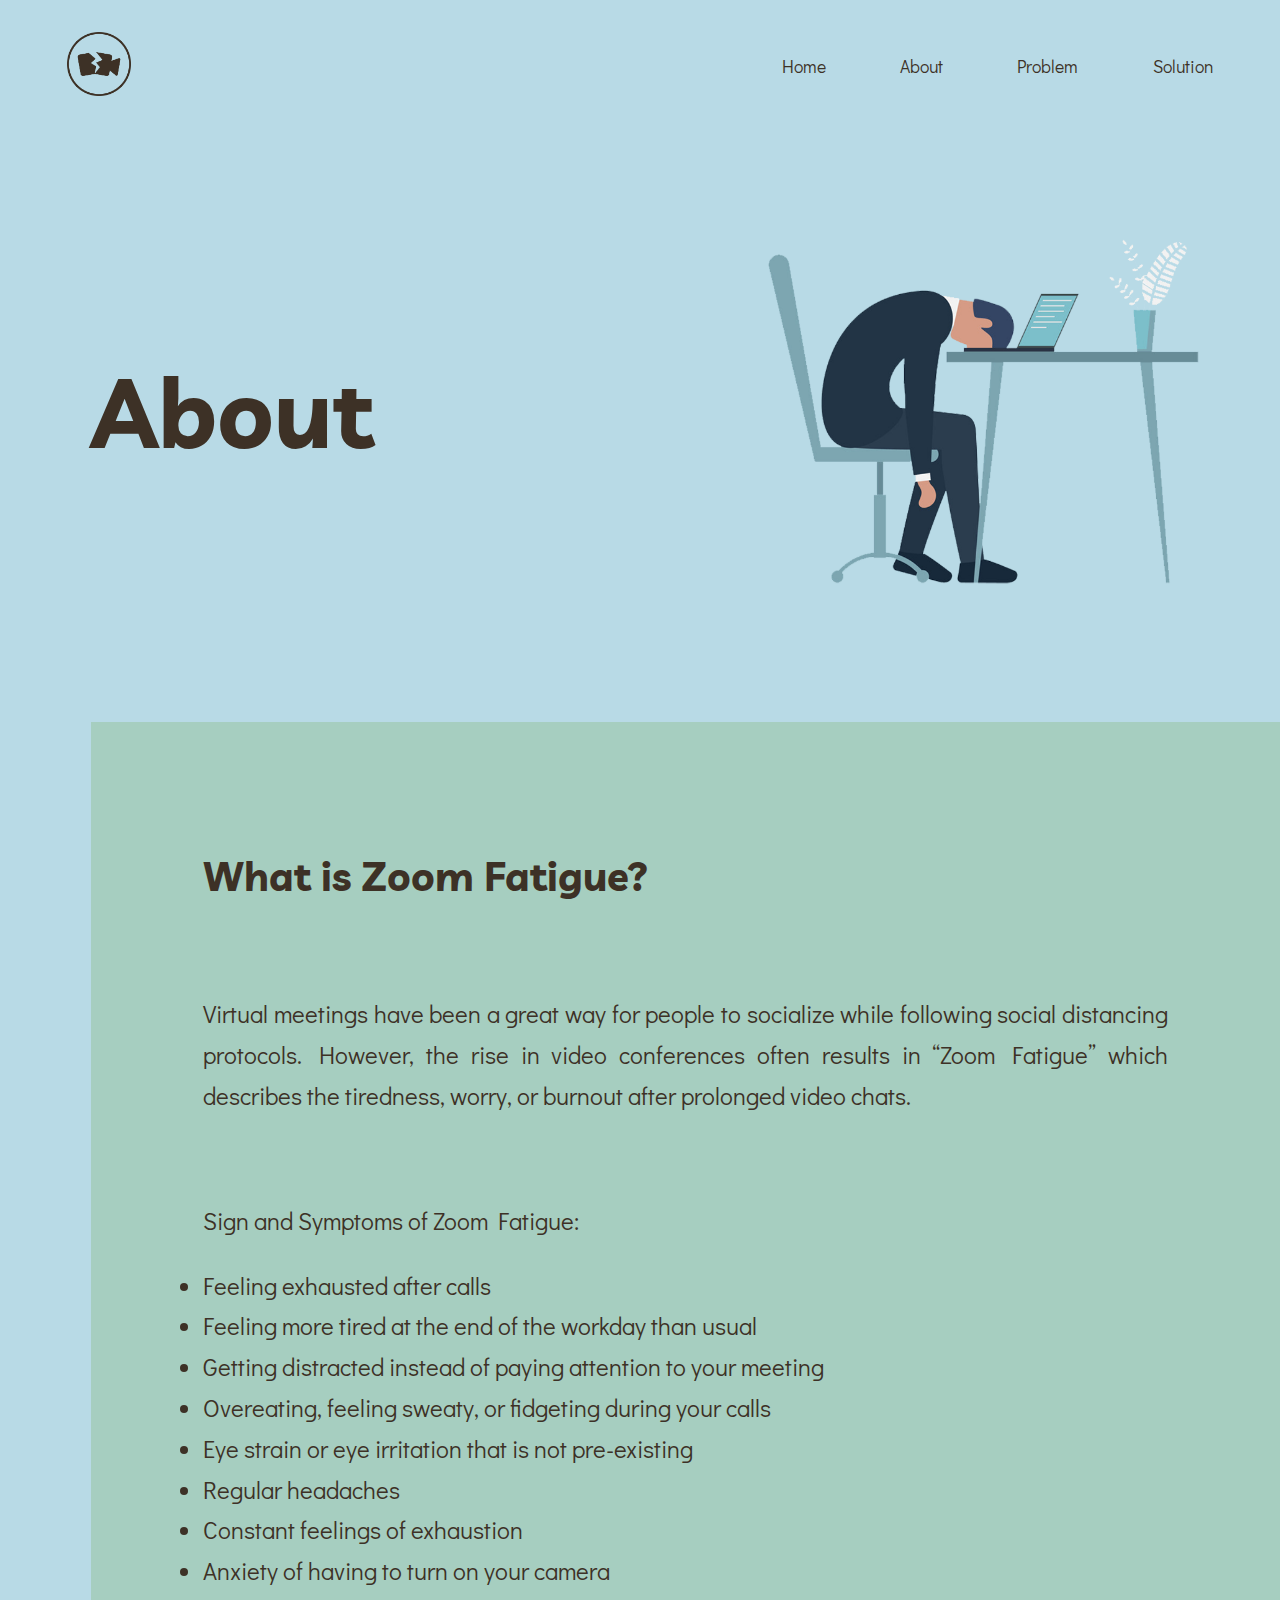
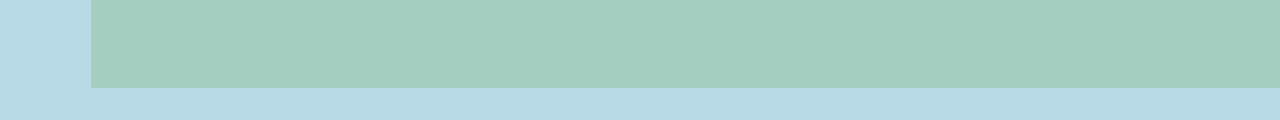
<file: about.html>
<!DOCTYPE html>
<html lang="en" dir="ltr">

<head>
  <meta charset="utf-8">
  <meta name="viewport" content="width=device-width, initial-scale=1.0">
  <title>About</title>
  <link rel="stylesheet" href="style.css">
</head>

<body class="aboutBody">
  <div class="homeContainer">
    <!--Logo and Nav Bar Div-->
    <div class="nav">
      <a href="index.html"><img src="logo.png"></a>
      <div class="navBar">
        <a href="index.html">Home</a>
        <a href="about.html">About</a>
        <a href="problem.html">Problem</a>
        <a href="solution.html">Solution</a>
      </div>
    </div>
    <!-- title -->
    <div class="title">
      <h1>About</h1>
    </div>
    <!-- image on the banner -->
    <div class="aboutimage">

    </div>
    <!-- empty space to the left of the offset div -->
    <div class="blank">

    </div>
    <!-- div filled with information about zoom fatigue -->
    <div class="offset">

      <div class="aboutInfo">
        <h2>What is Zoom Fatigue?</h2>
        <br>
        <br>
        <p>Virtual meetings have been a great way for people to socialize while
          following social distancing protocols. However, the rise in video
          conferences often results in  “Zoom Fatigue” which describes the
          tiredness, worry, or burnout after prolonged video chats.</p>
        <br>
        <br>
        <p>Sign and Symptoms of Zoom Fatigue:</p>
        <li>Feeling exhausted after calls</li>
        <li>Feeling more tired at the end of the workday than usual</li>
        <li>Getting distracted instead of paying attention to your meeting</li>
        <li>Overeating, feeling sweaty, or fidgeting during your calls</li>
        <li>Eye strain or eye irritation that is not pre-existing</li>
        <li>Regular headaches</li>
        <li>Constant feelings of exhaustion</li>
        <li>Anxiety of having to turn on your camera</li>
      </div>

    </div>


  </div>
</body>

</html>
</file>
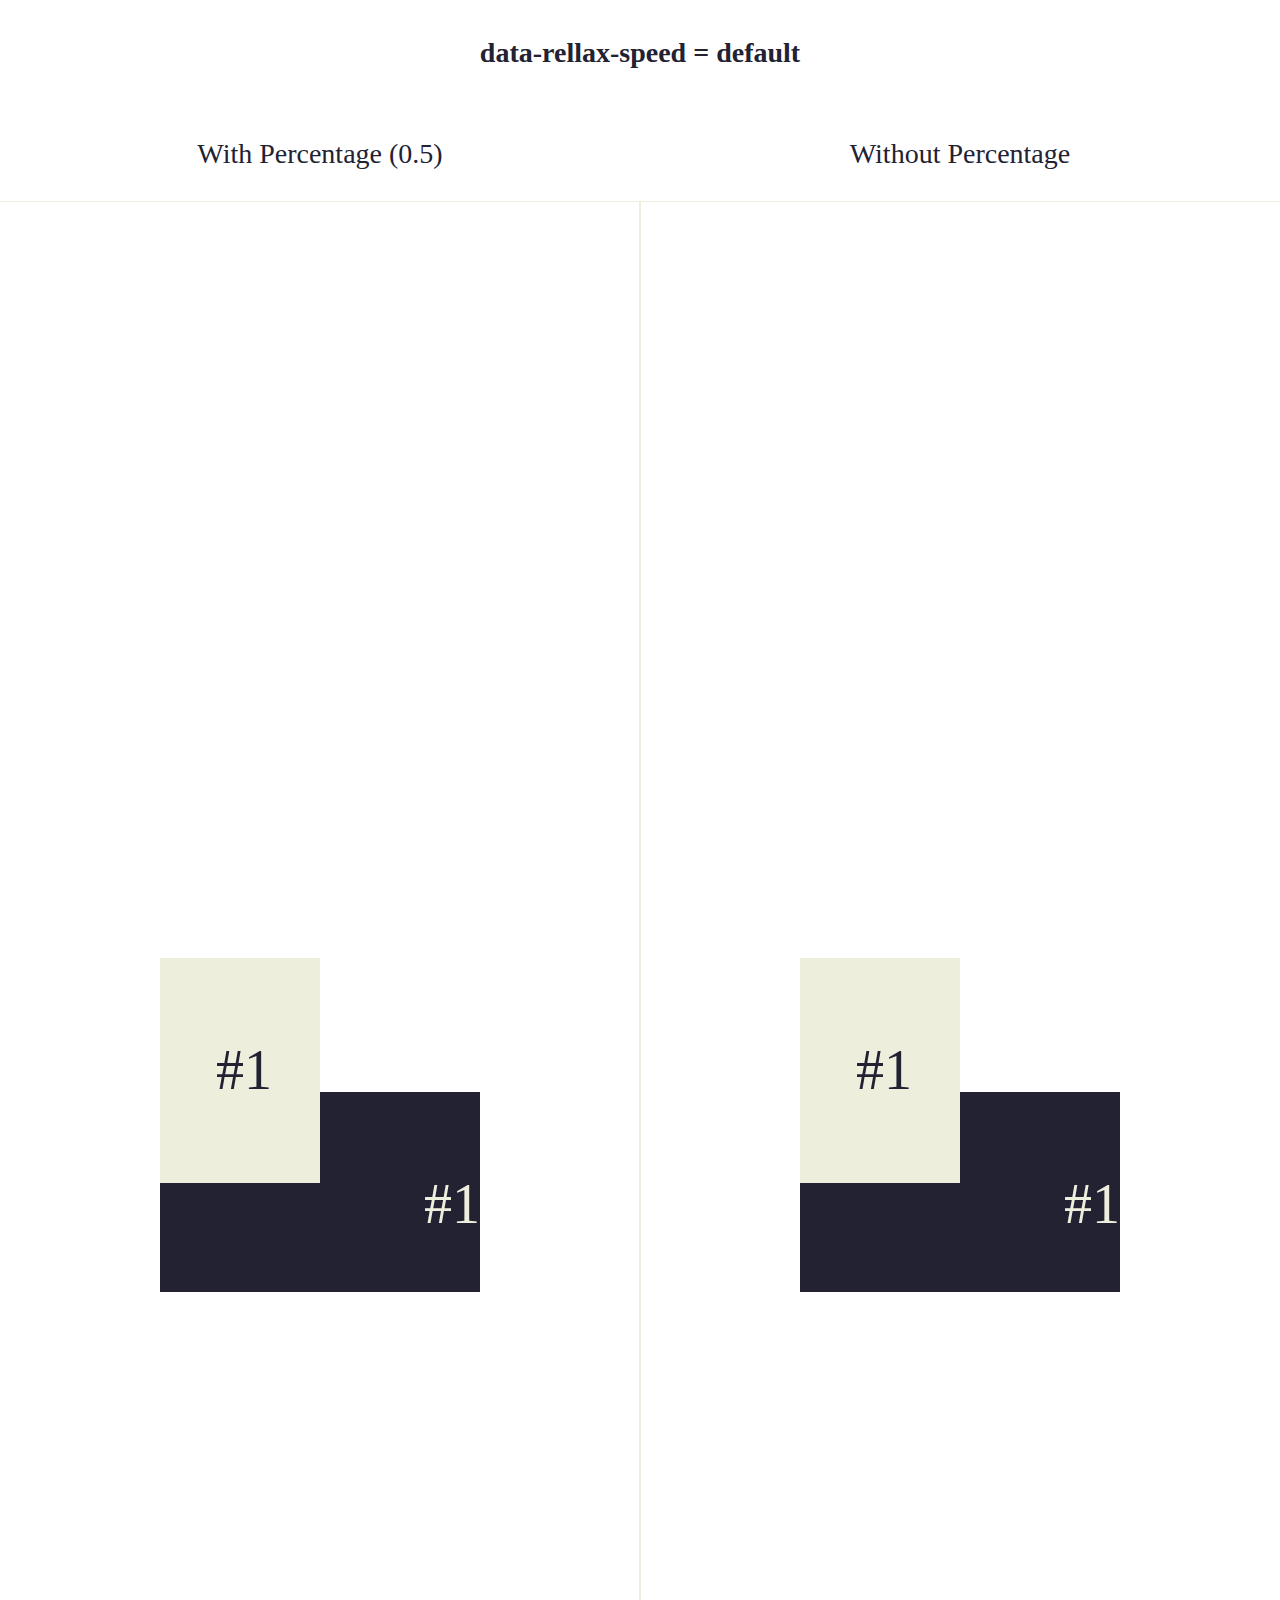
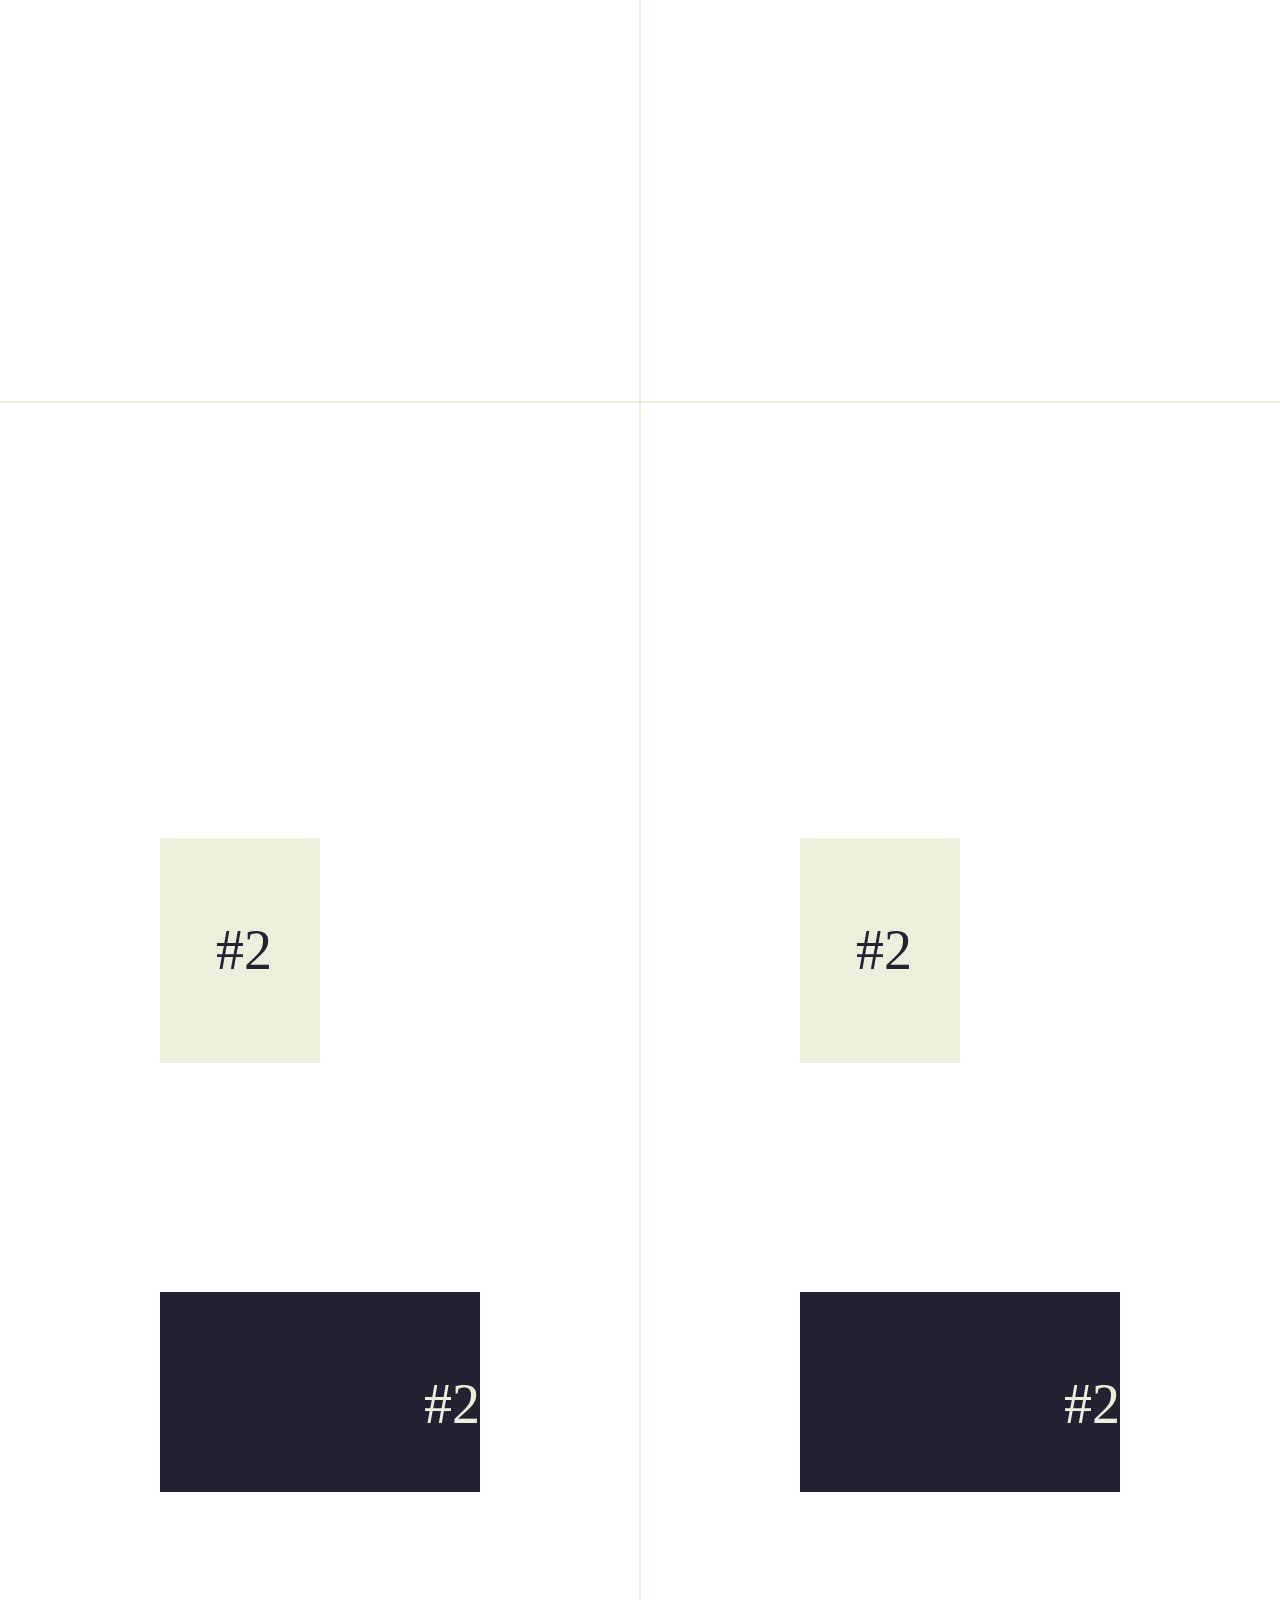
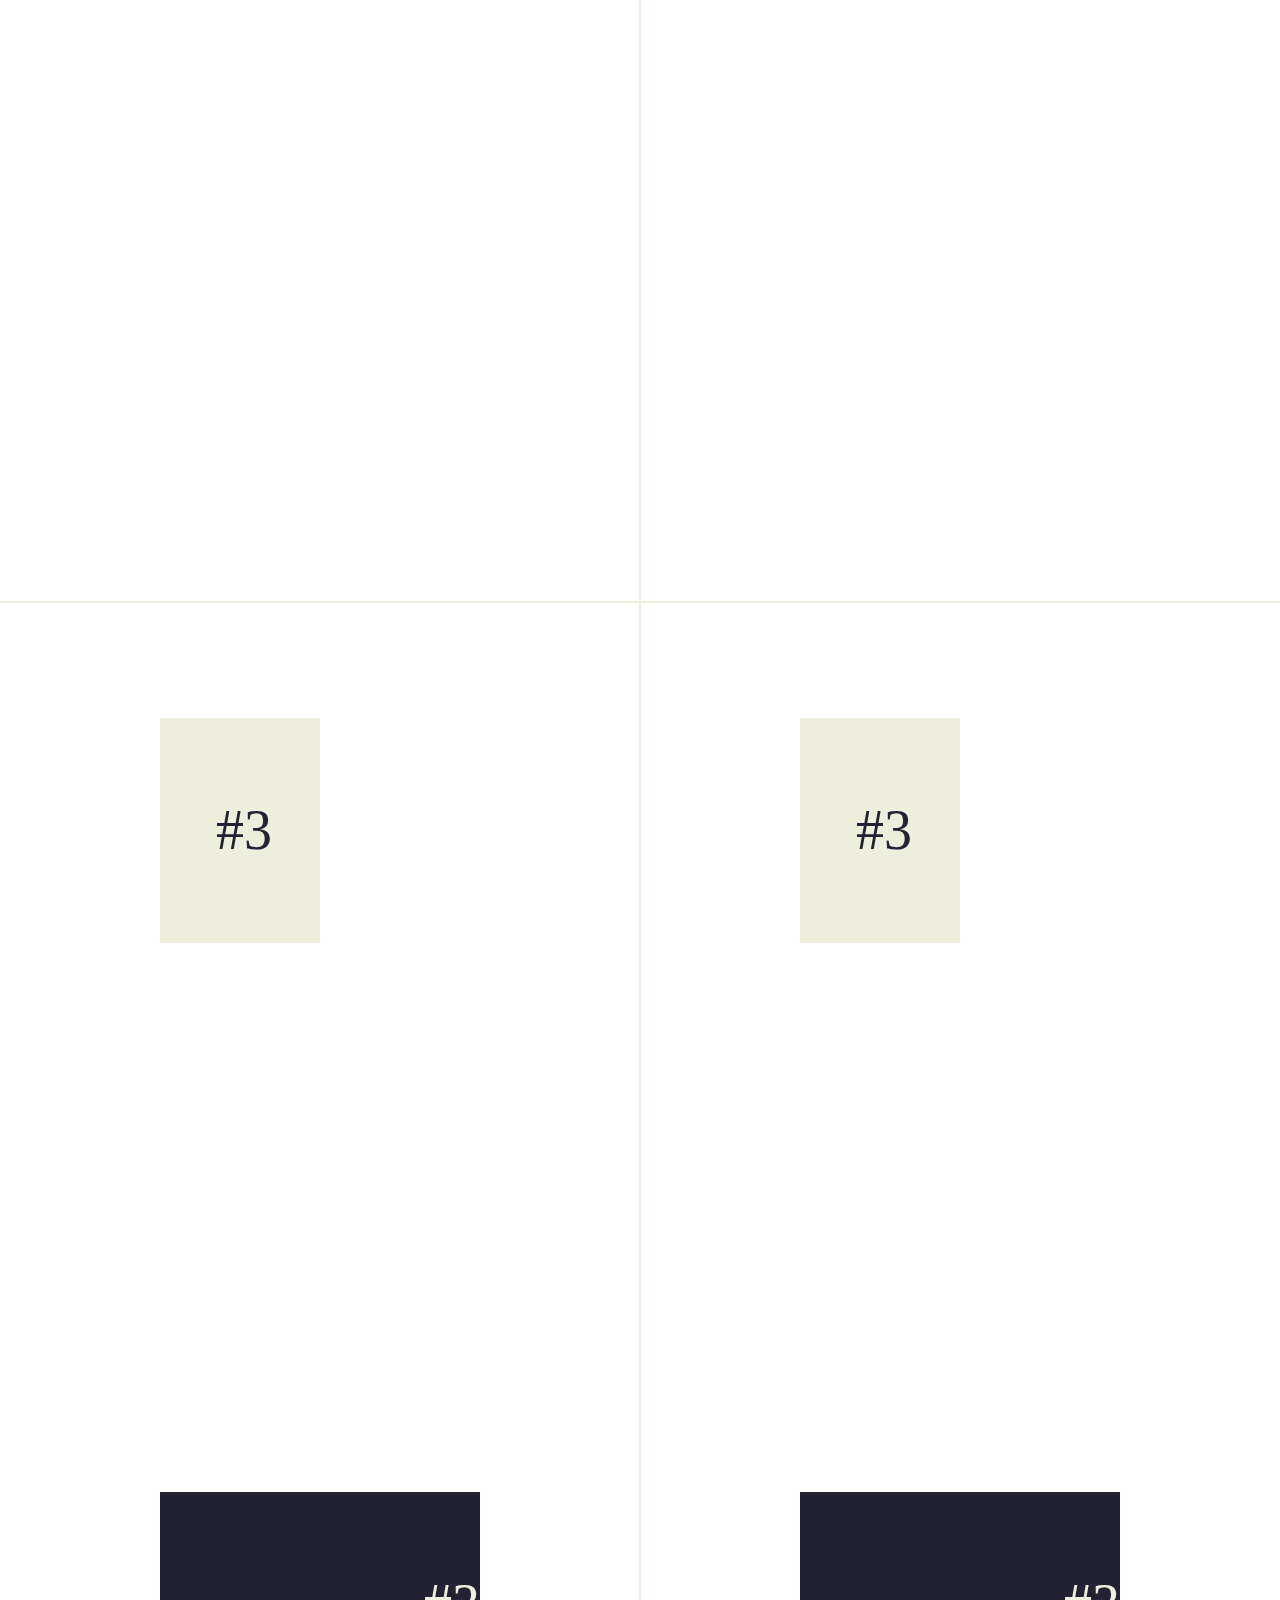
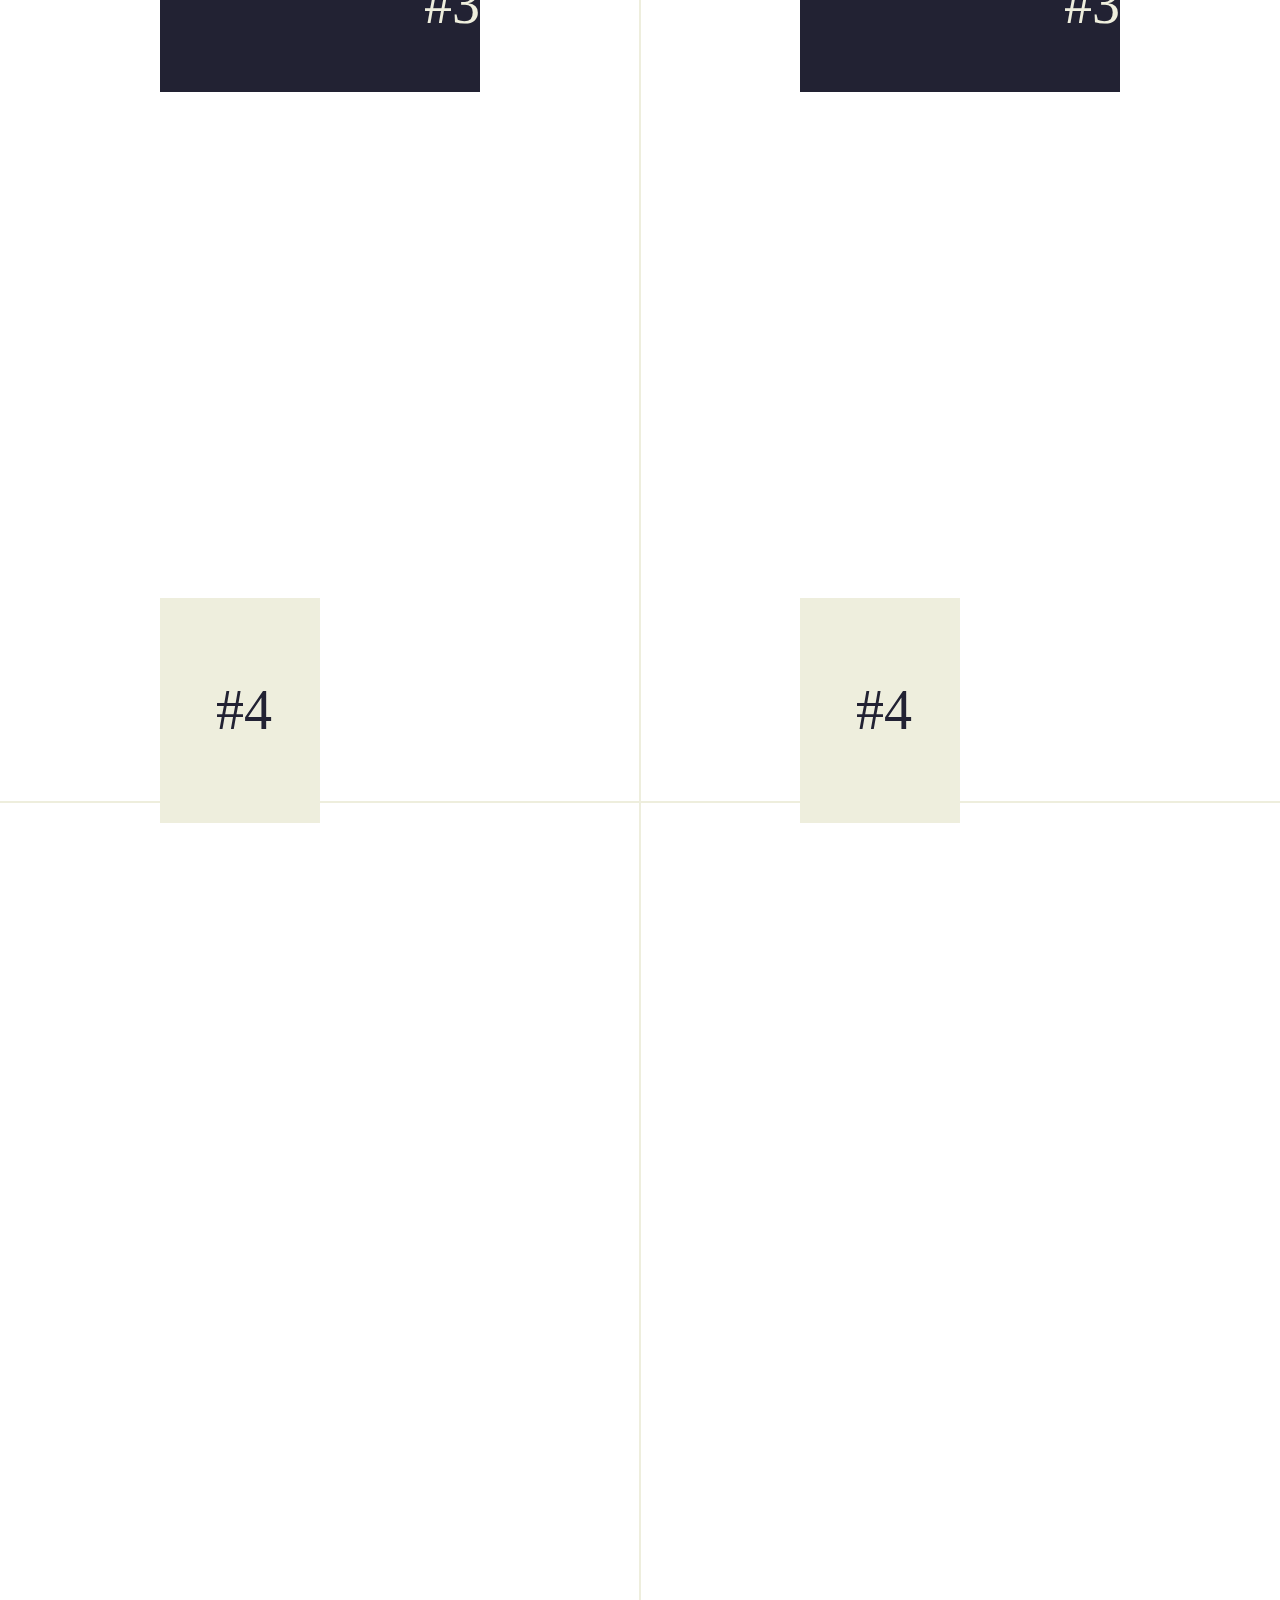
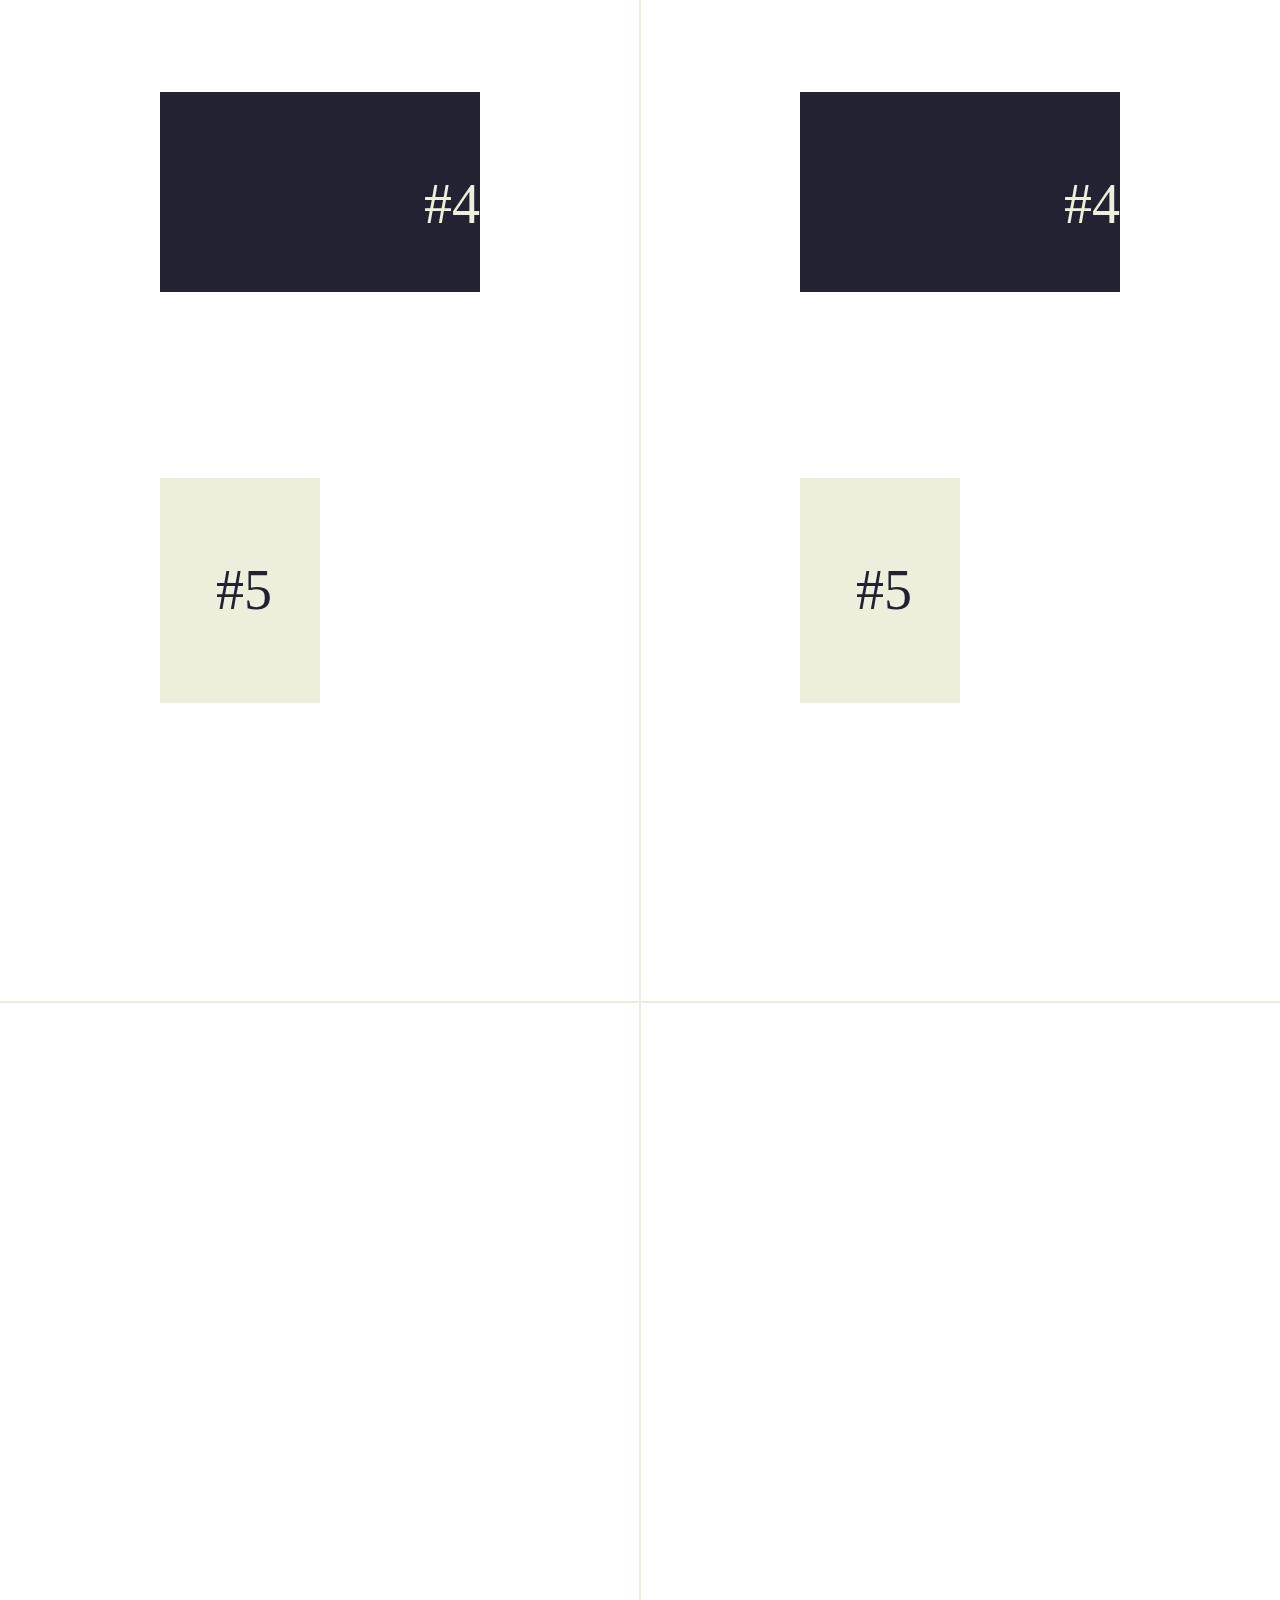
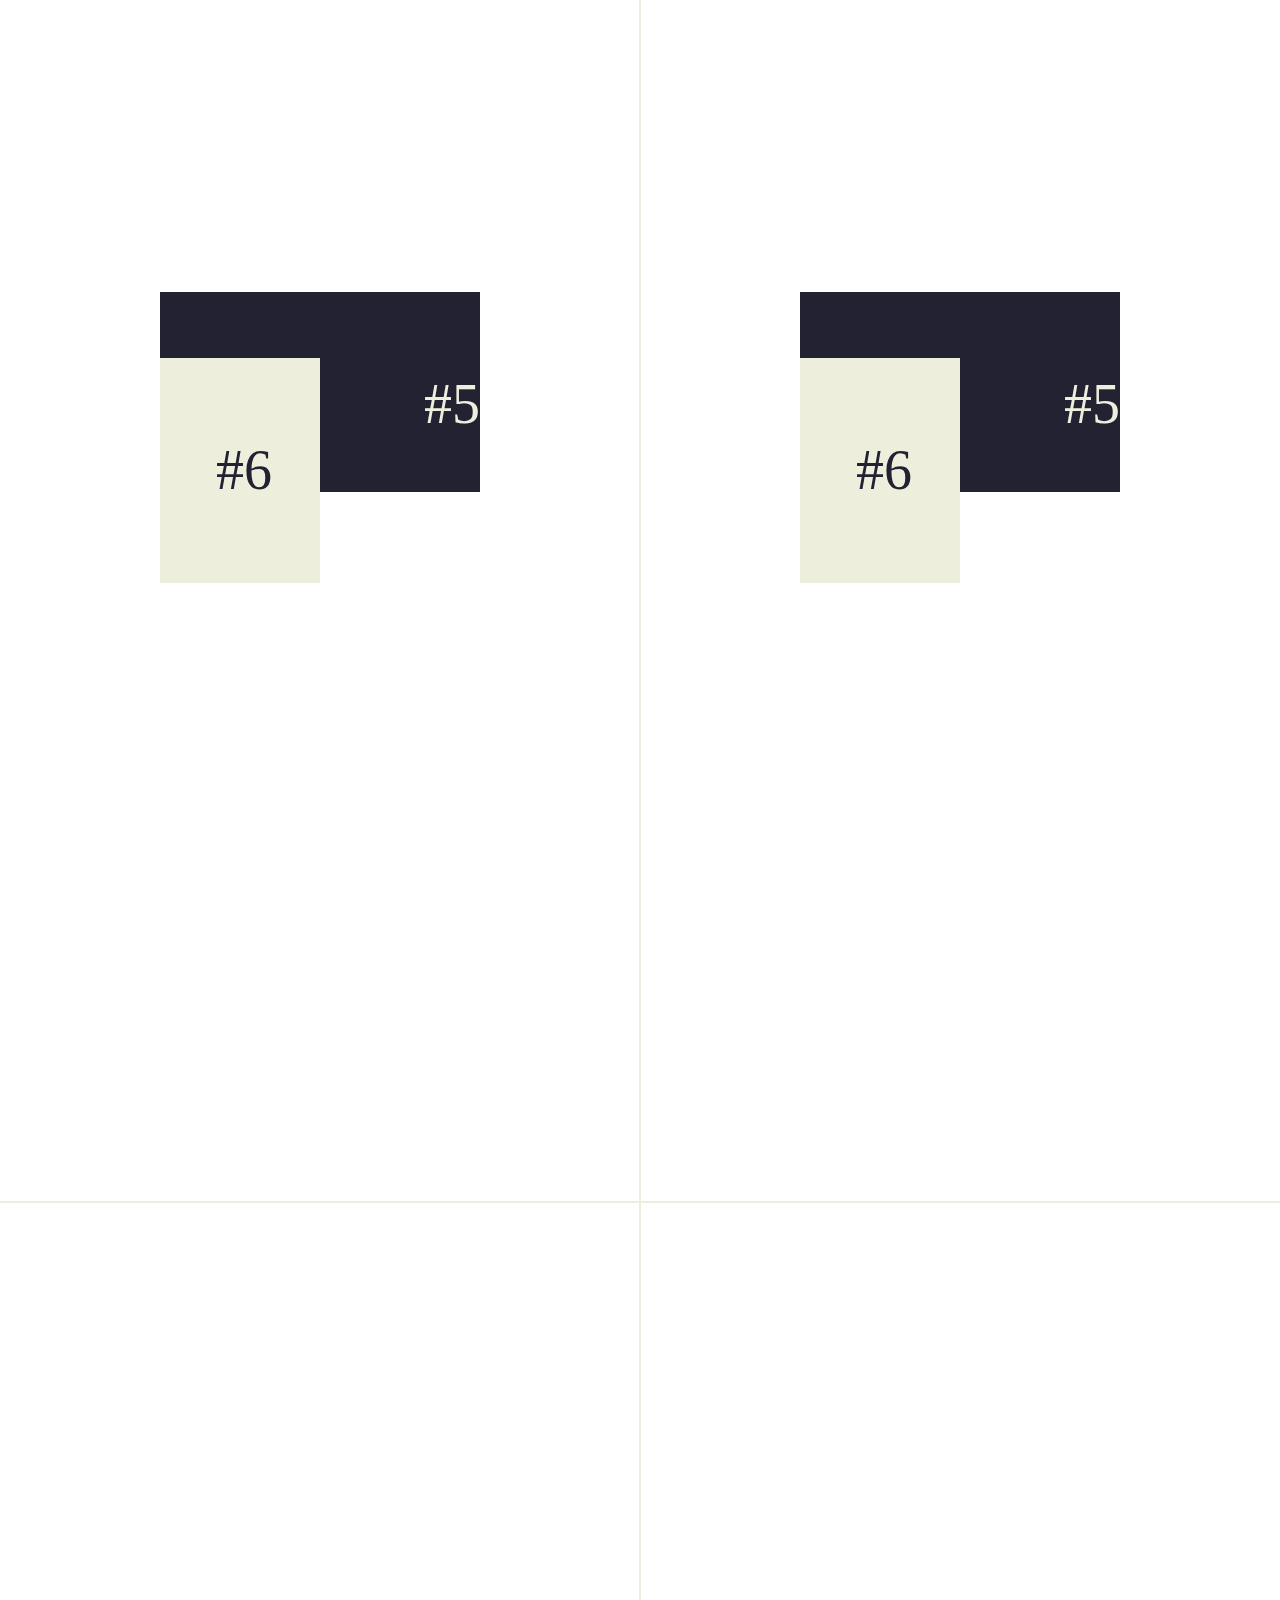
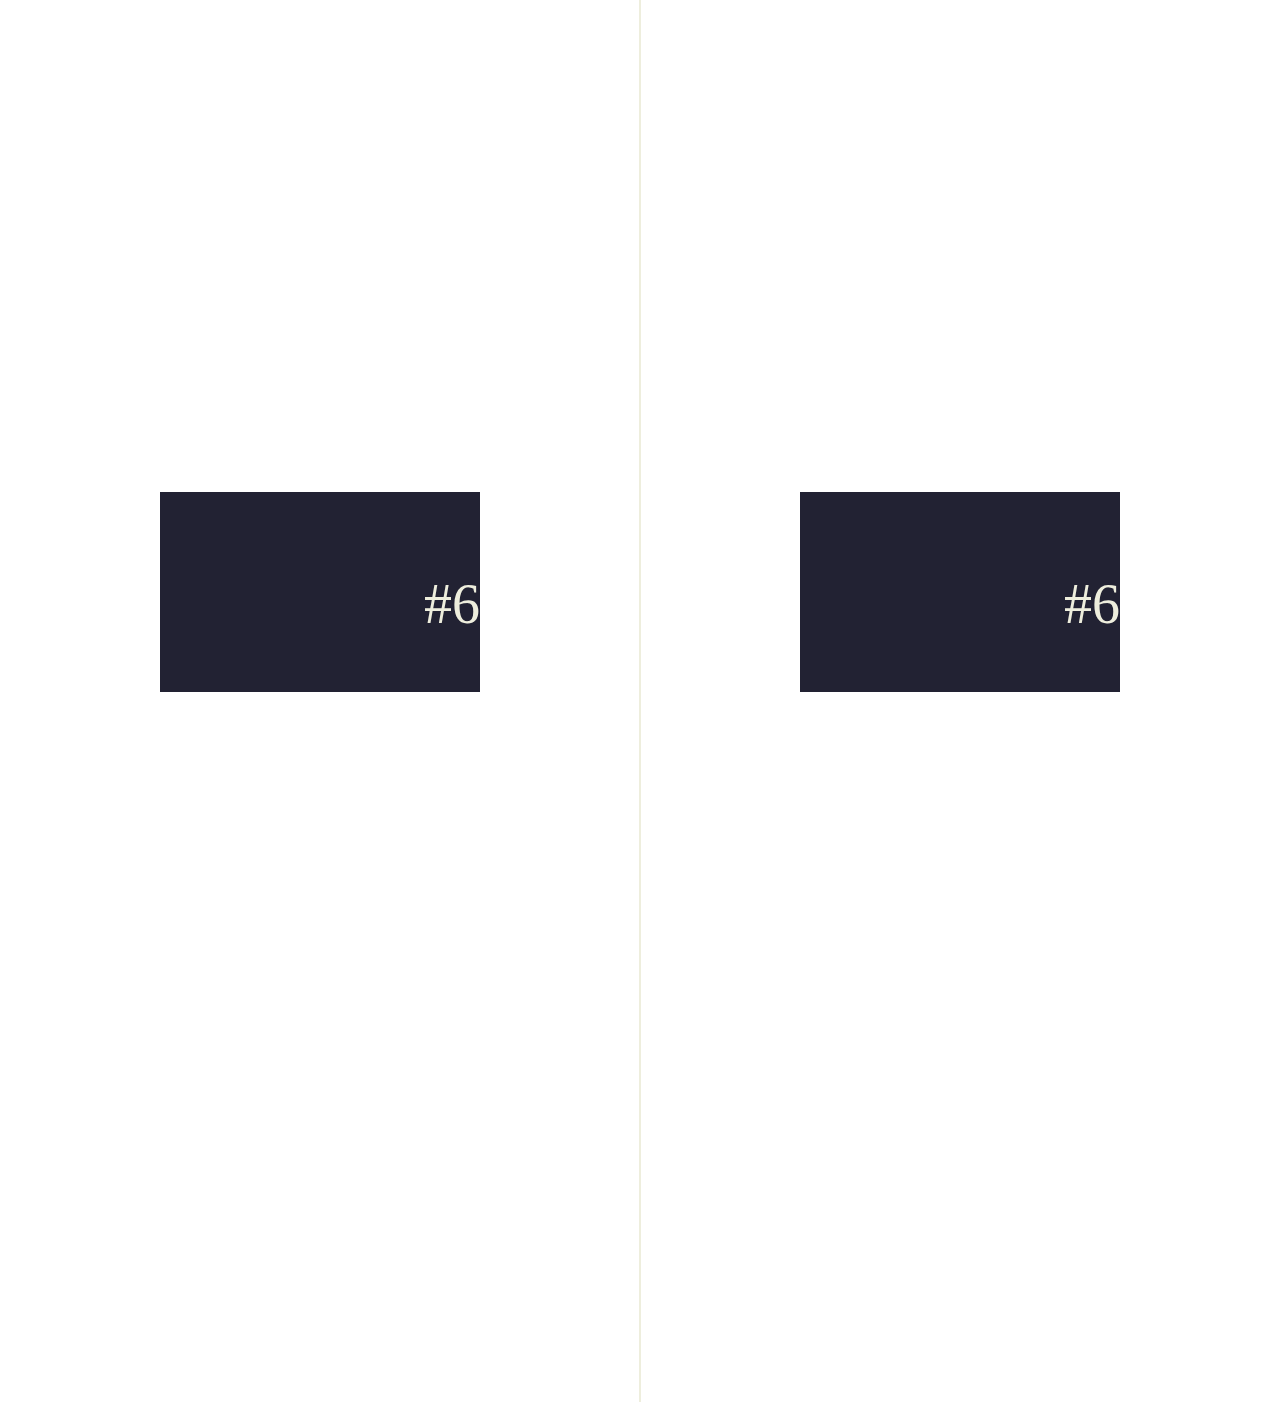
<file: rellax-master/tests/center.html>
<!DOCTYPE html>
<html lang="en">
<head>
	<meta charset="UTF-8">
	<meta name="viewport" content="width=device-width, initial-scale=1.0">
	<meta http-equiv="X-UA-Compatible" content="IE=edge">
	<title></title>
	<style>
		html, body{
			color: #223;
			font-size: 21pt;
			margin: 0; padding: 0;
		}
		nav{
			font-size: 21pt;
			line-height: 1.5em;
			position: fixed;
			bottom: 0; left: 0;
		}
		nav a{ color: inherit; }

		.col{
			text-align: center;
			width: 50%;
			float: left;
			box-sizing: border-box;
		}

		h4{ text-align: center;}

		.container{
			display: flex;
			align-items: center;
			outline: 1px solid #eed;
			font-size: 42pt;
			/*padding: 37.5vh 12.5vw;*/
			padding: 0 12.5vw;
			height: 200vh;
		}
		.block{
			background: #223;
			color: #eed;
			line-height: 25vh;
			text-align: right;
			/*padding: 0 42pt;*/
			margin-top: 20vh;
			height: 200px;
			width: 400px;
			position: relative;
		}
		span{
			background: #eed;
			color: #223;
			line-height: 25vh;
			text-align: left;
			padding: 0 42pt;
			display: block;
			width: 50%;
			position: absolute;
			top: 0; left: 0;
			box-sizing: border-box;
		}
	</style>
</head>
<body>
	<h4>data-rellax-speed = default</h4>
	<section>
		<div class="col">
			<br>With Percentage (0.5) <br><br>
			<div id="21" class="container"><div class="block">#1<span class="rellax" data-rellax-percentage="0.5">#1</span></div></div>
			<div id="22" class="container"><div class="block">#2<span class="rellax" data-rellax-percentage="0.5">#2</span></div></div>
			<div id="23" class="container"><div class="block">#3<span class="rellax" data-rellax-percentage="0.5">#3</span></div></div>
			<div id="24" class="container"><div class="block">#4<span class="rellax" data-rellax-percentage="0.5" style="transition: transform 10s cubic-bezier(0,1,.5,1);">#4</span></div></div>
			<div id="25" class="container"><div class="block">#5<span class="rellax" data-rellax-percentage="0.5" style="transition: transform 10s cubic-bezier(0,1,.5,1);">#5</span></div></div>
			<div id="26" class="container"><div class="block">#6<span class="rellax" data-rellax-percentage="0.5" style="transition: transform 10s cubic-bezier(0,1,.5,1);">#6</span></div></div>
		</div>
		<div class="col">
			<br>Without Percentage <br><br>
			<div id="21" class="container"><div class="block">#1<span class="rellax" style="transition: transform 10s cubic-bezier(0,1,.5,1);">#1</span></div></div>
			<div id="22" class="container"><div class="block">#2<span class="rellax" style="transition: transform 10s cubic-bezier(0,1,.5,1);">#2</span></div></div>
			<div id="23" class="container"><div class="block">#3<span class="rellax" style="transition: transform 10s cubic-bezier(0,1,.5,1);">#3</span></div></div>
			<div id="24" class="container"><div class="block">#4<span class="rellax">#4</span></div></div>
			<div id="25" class="container"><div class="block">#5<span class="rellax">#5</span></div></div>
			<div id="26" class="container"><div class="block">#6<span class="rellax">#6</span></div></div>
		</div>
	</section>

	<!-- Scripts -->
	<script src="../rellax.js"></script>
	<script>
		var rellax = new Rellax('.rellax', {center: true});
	</script>
</body>
</html>
</file>
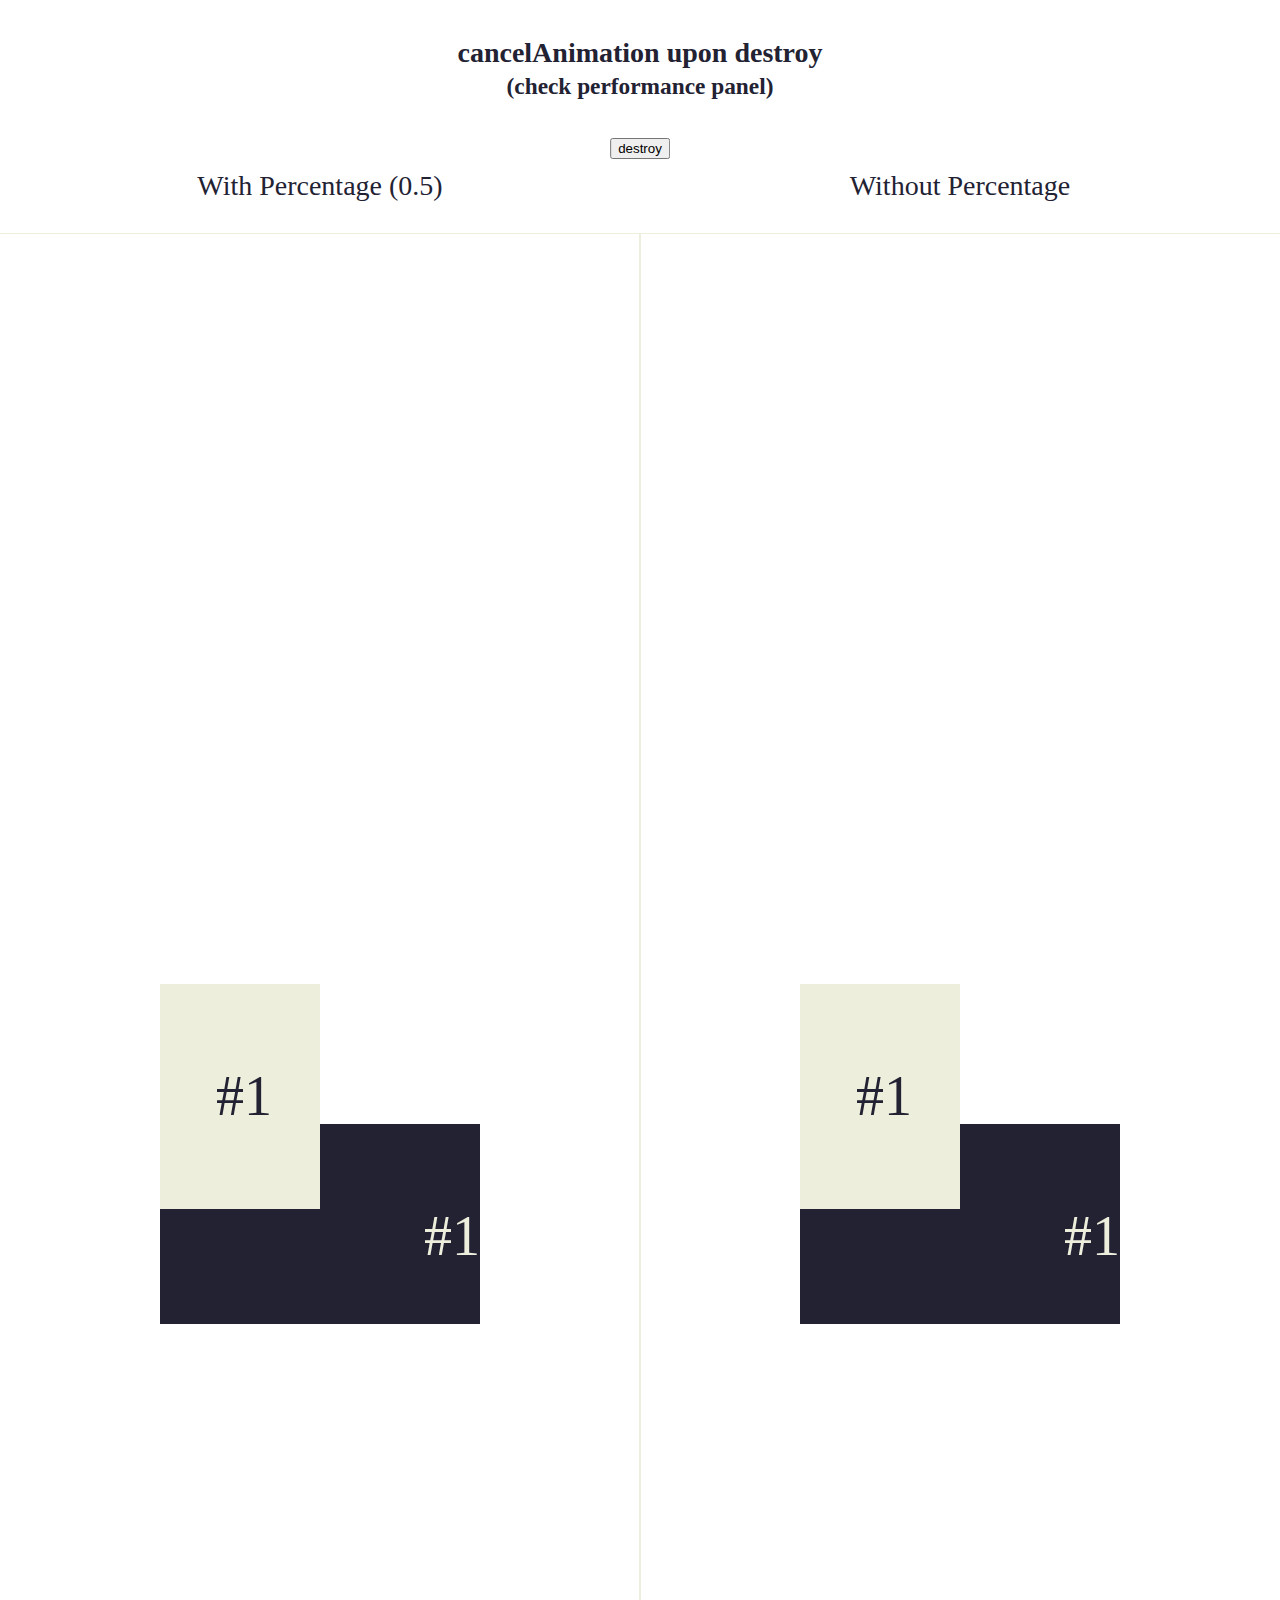
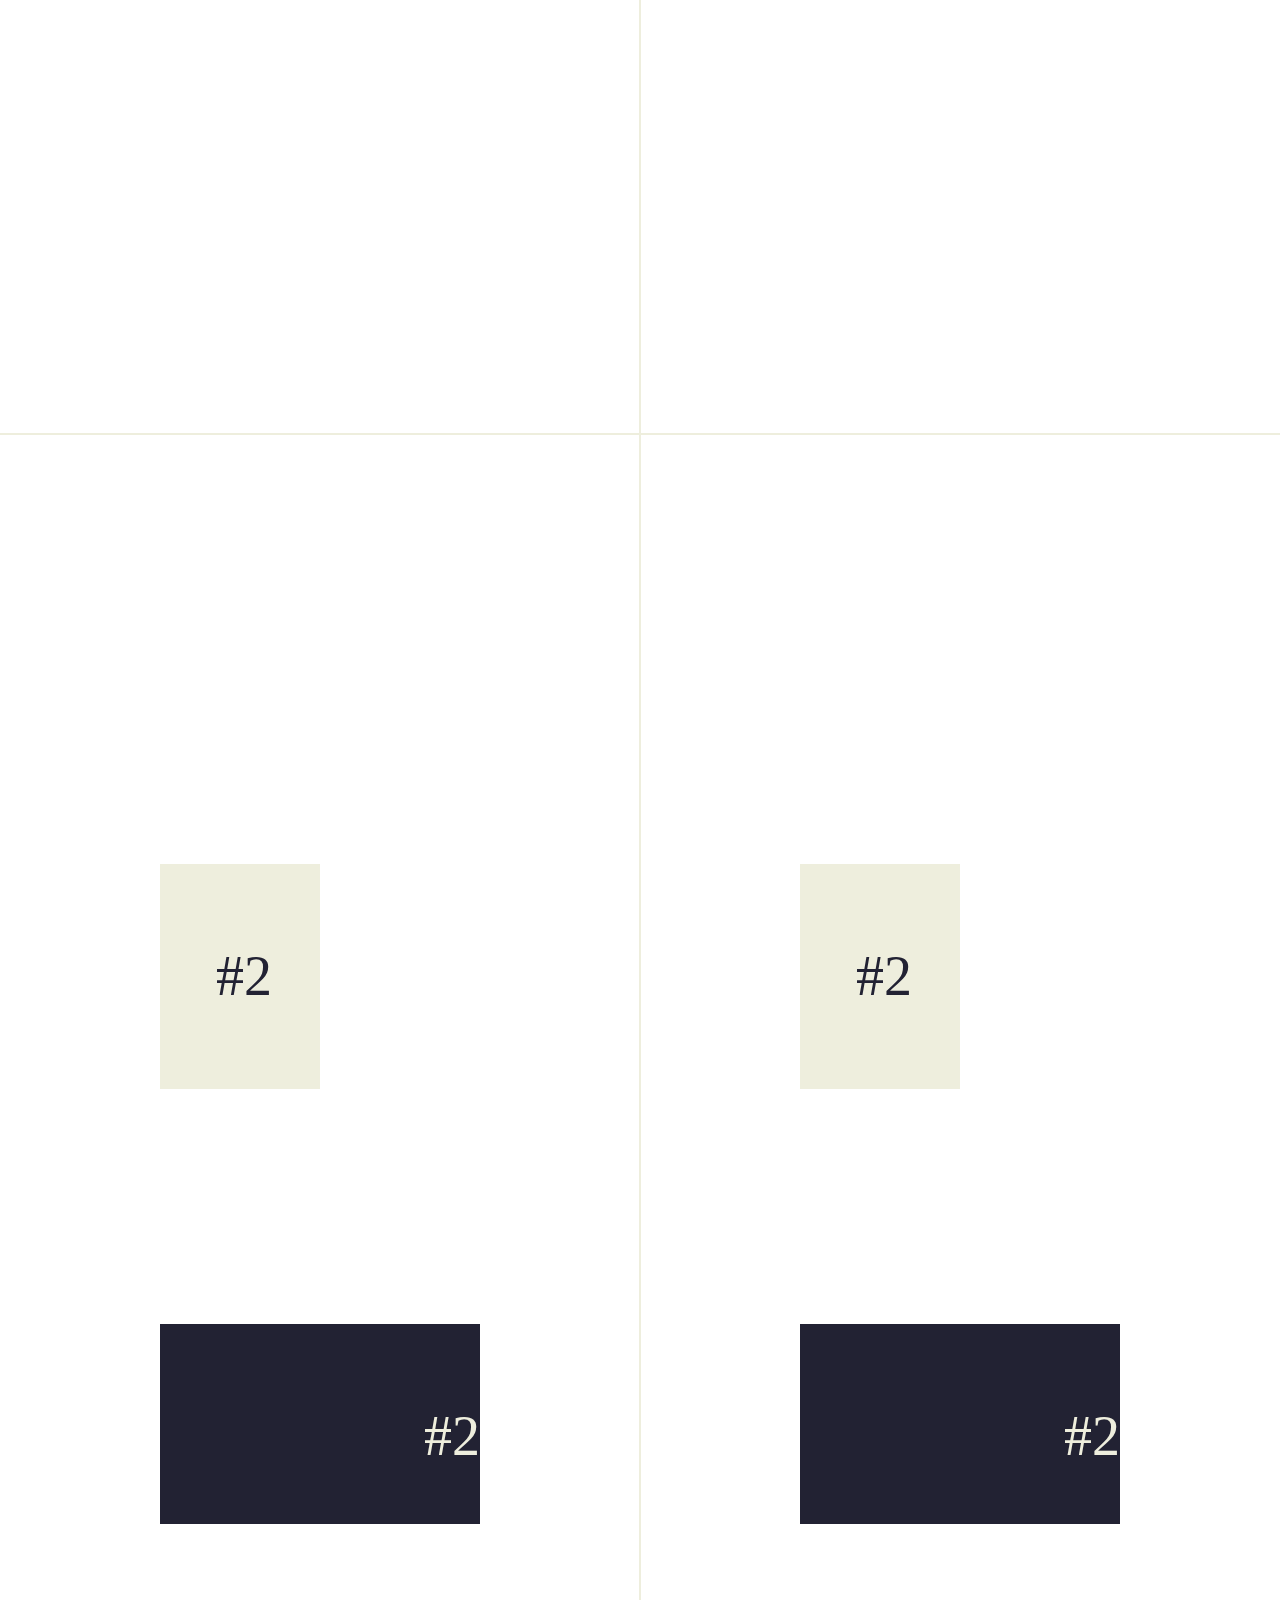
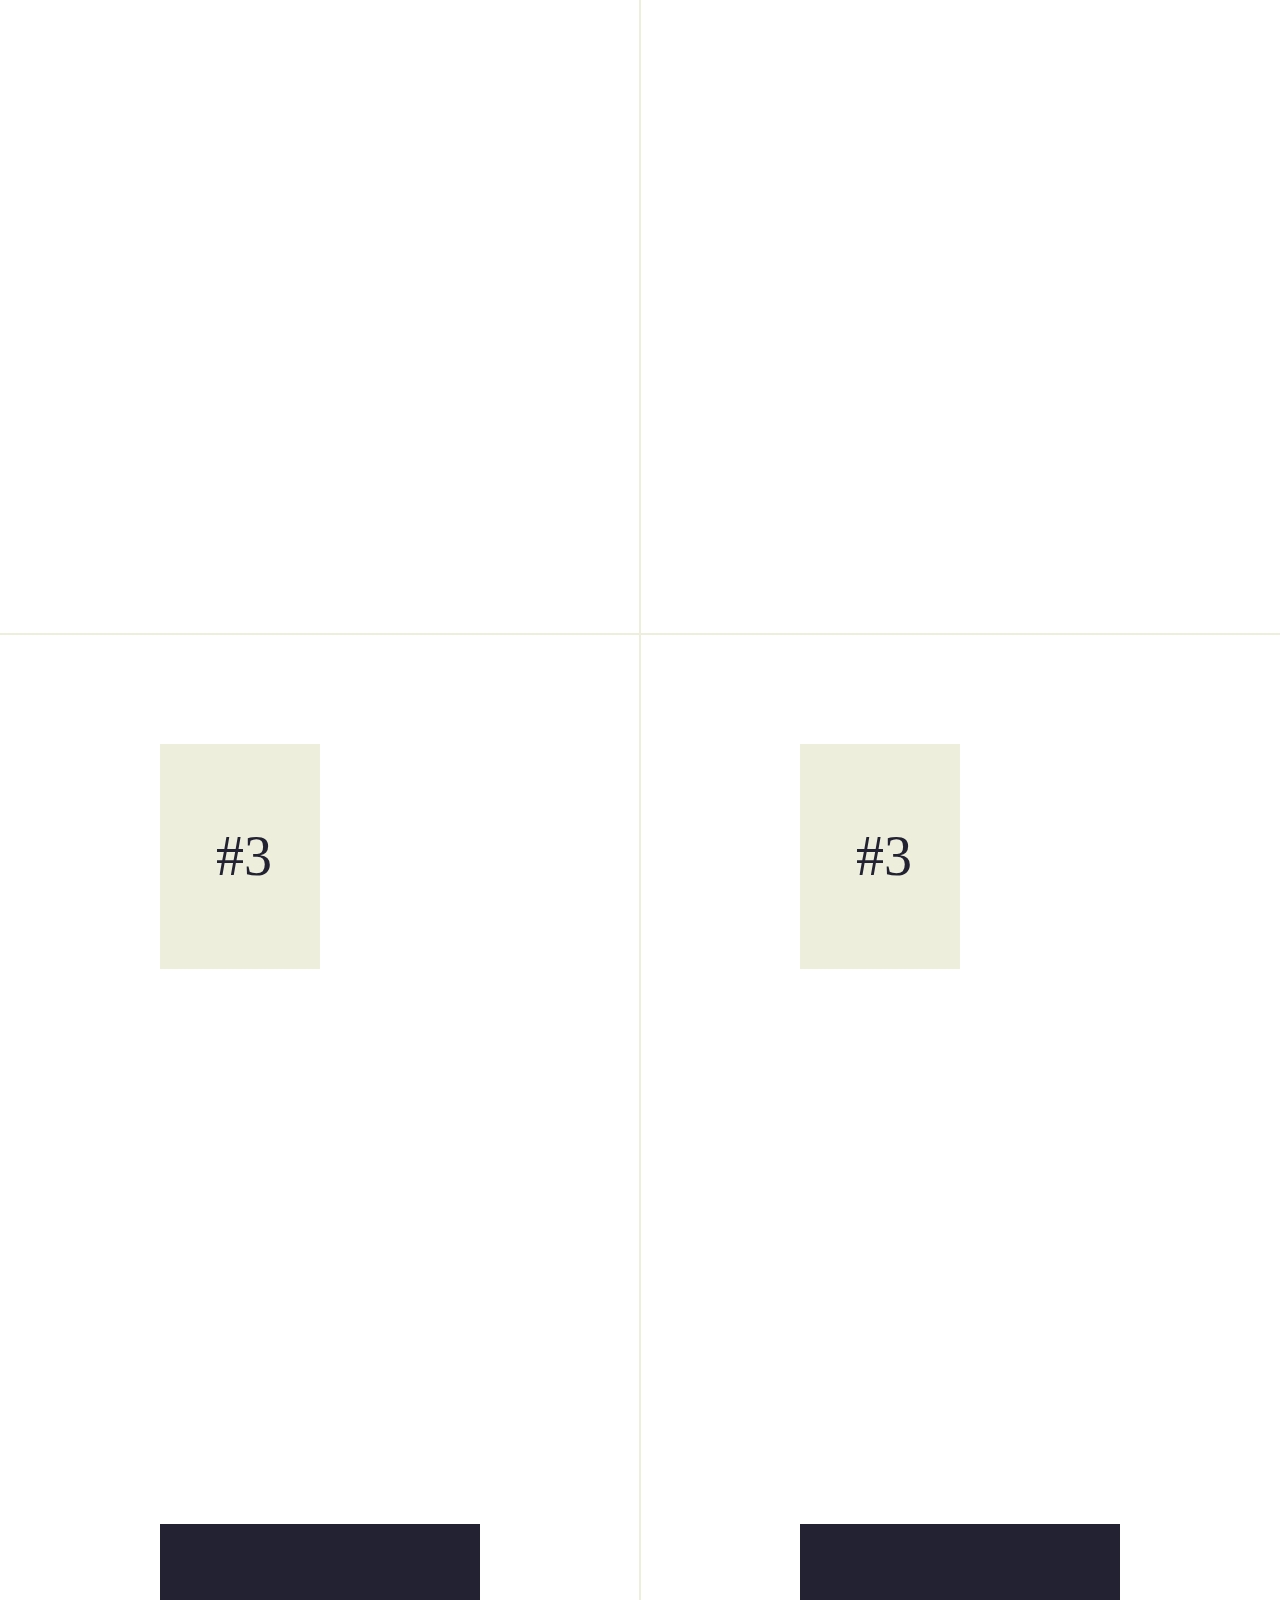
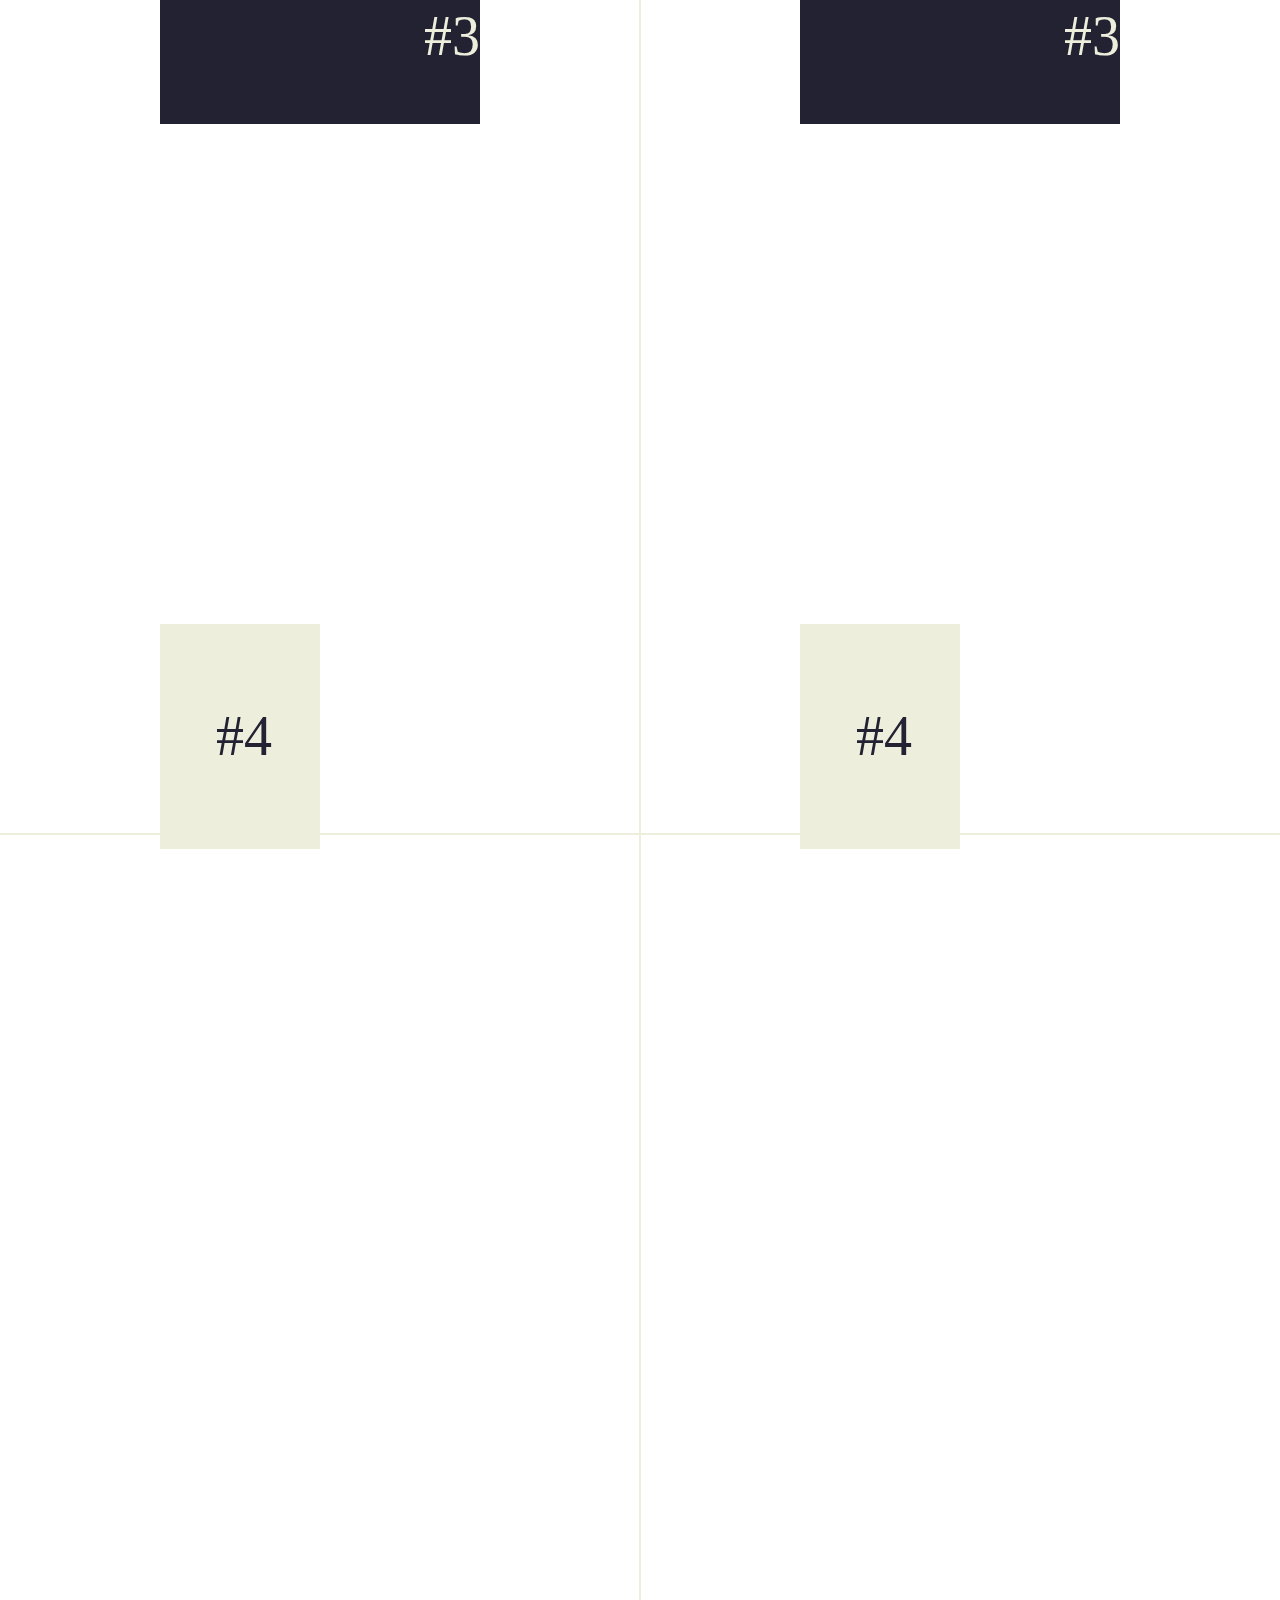
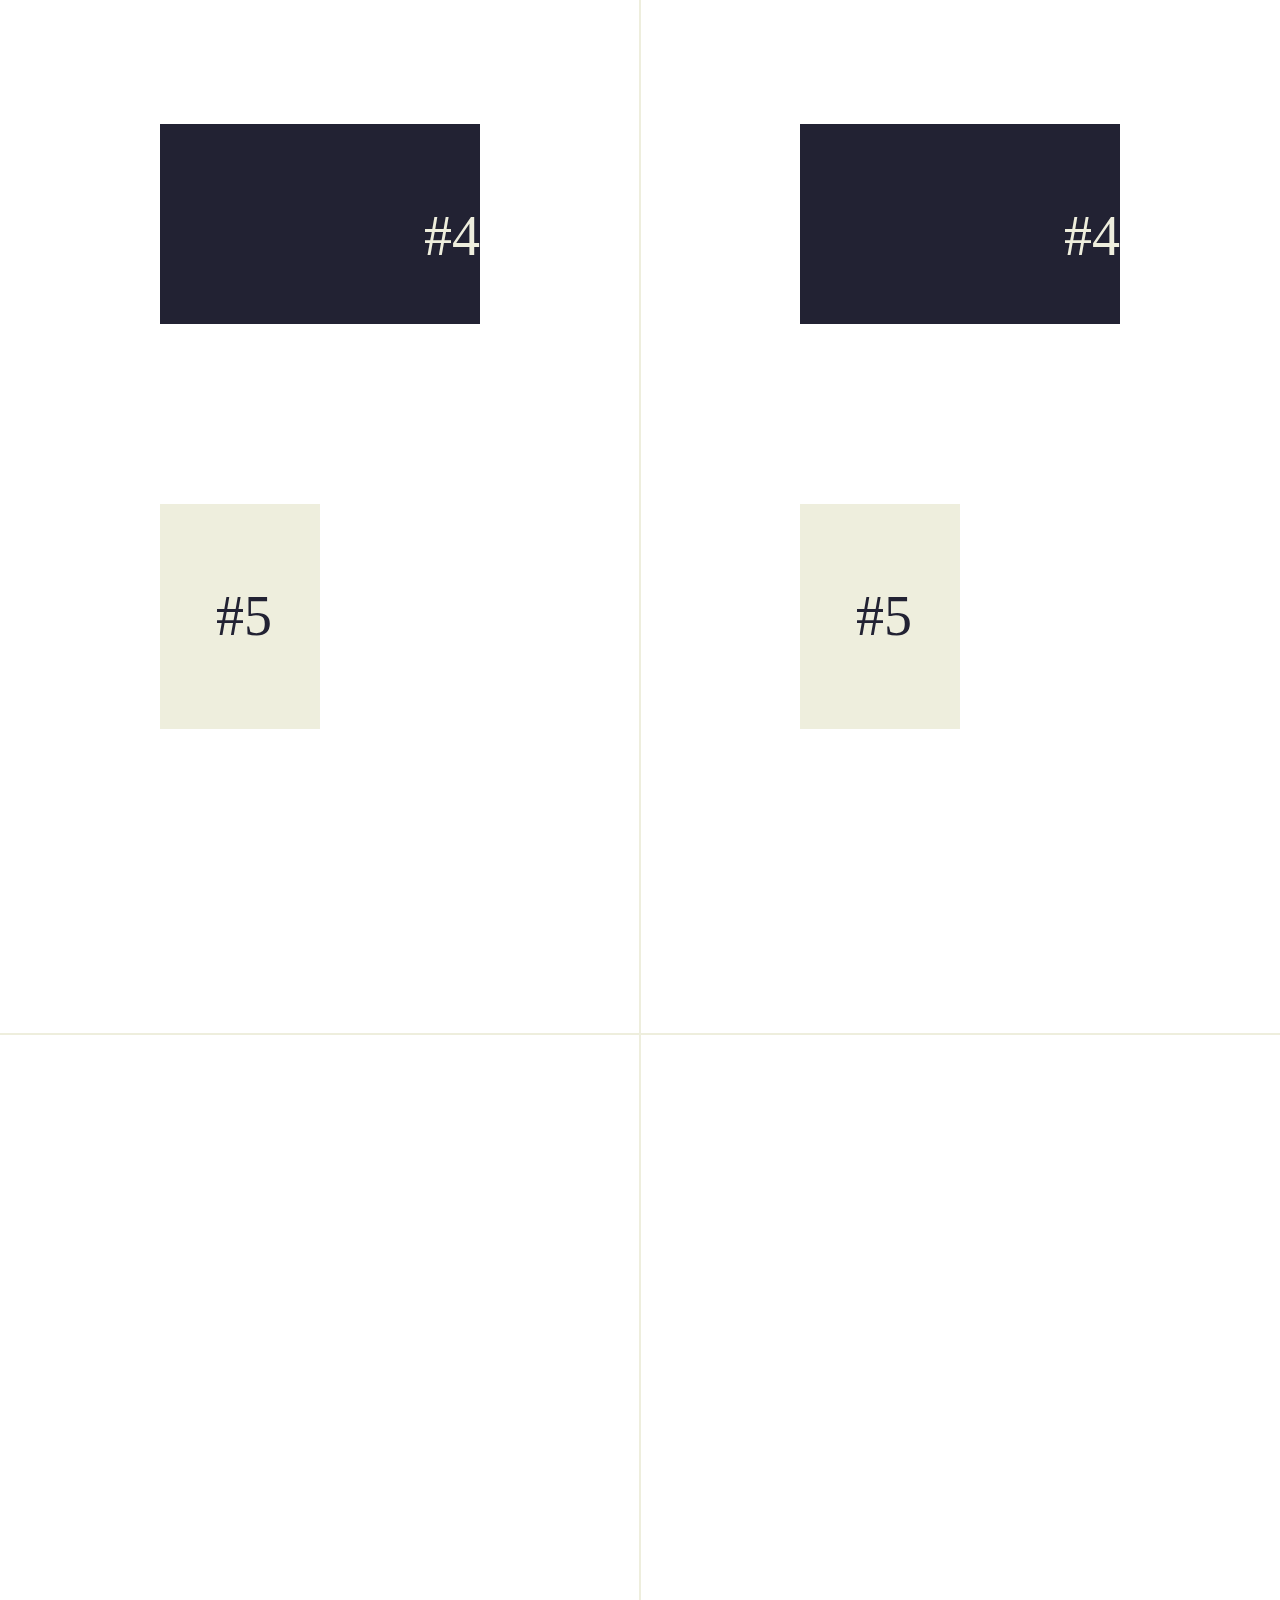
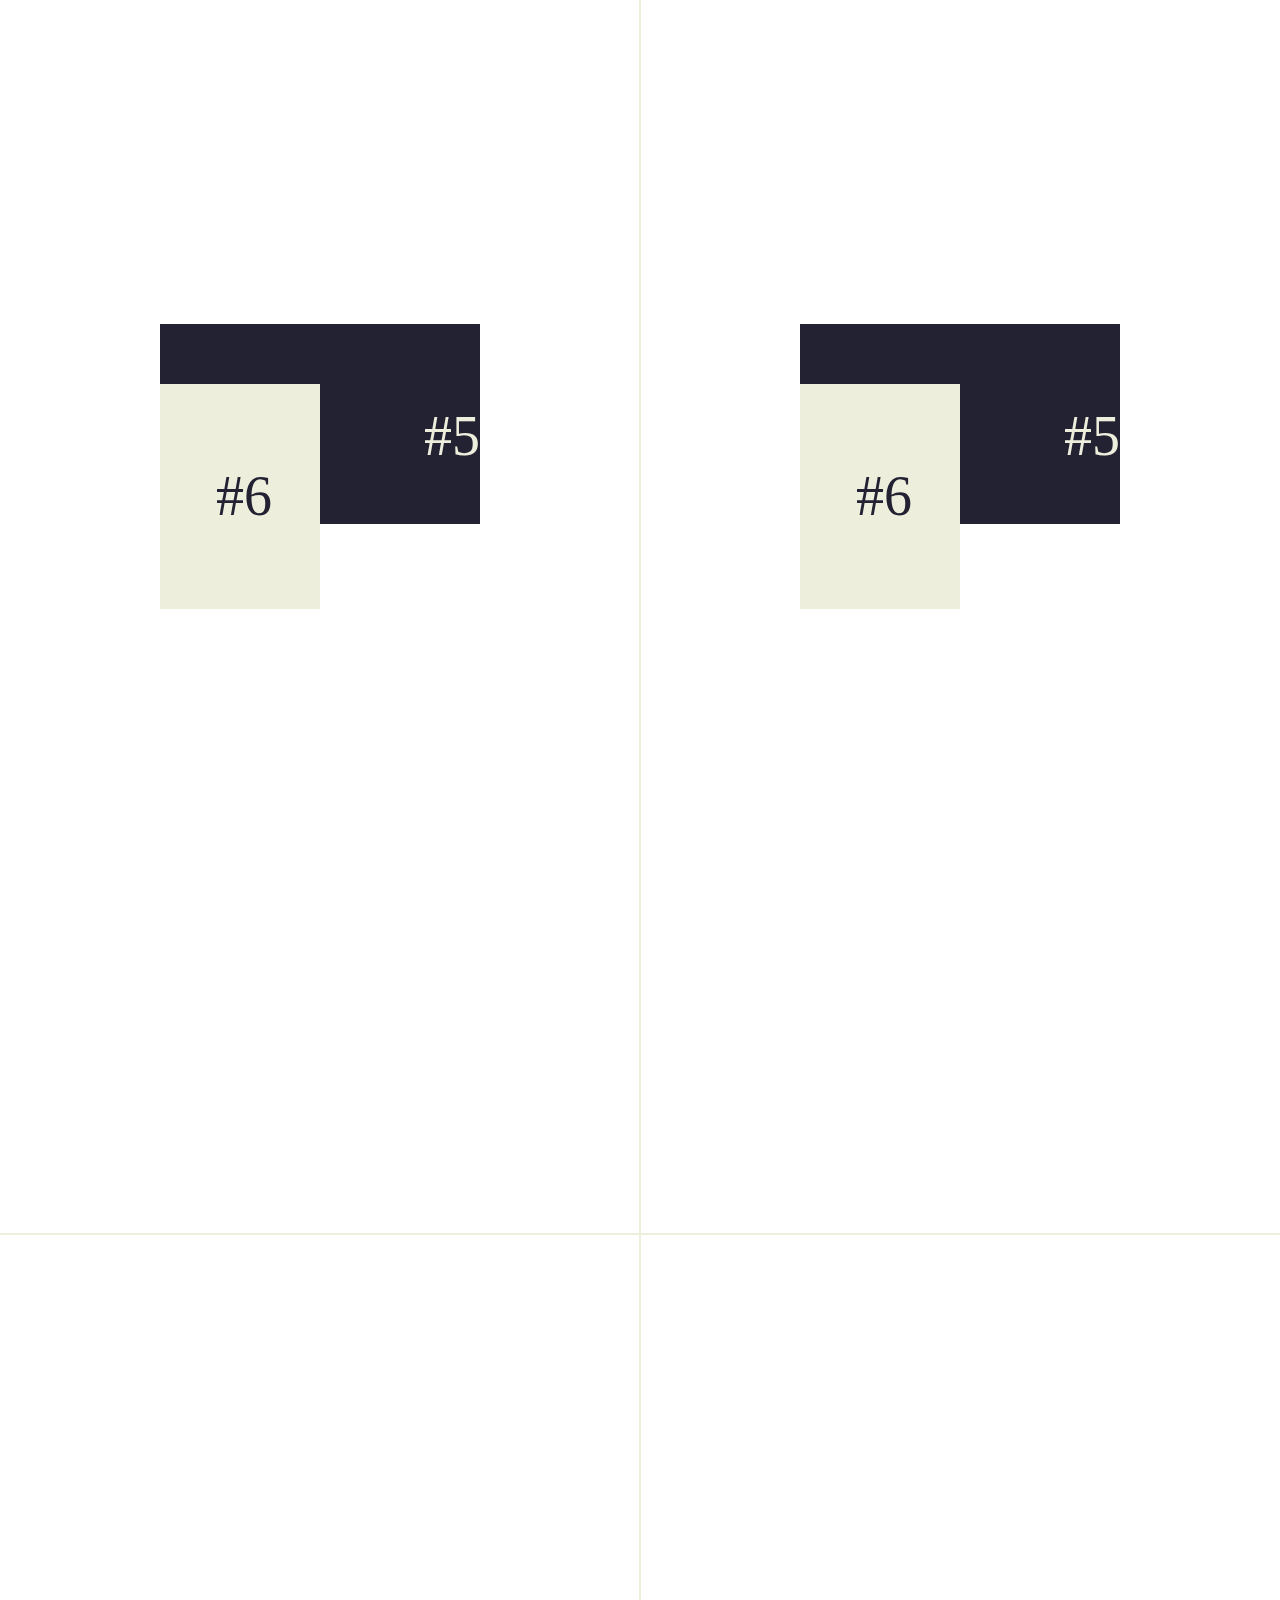
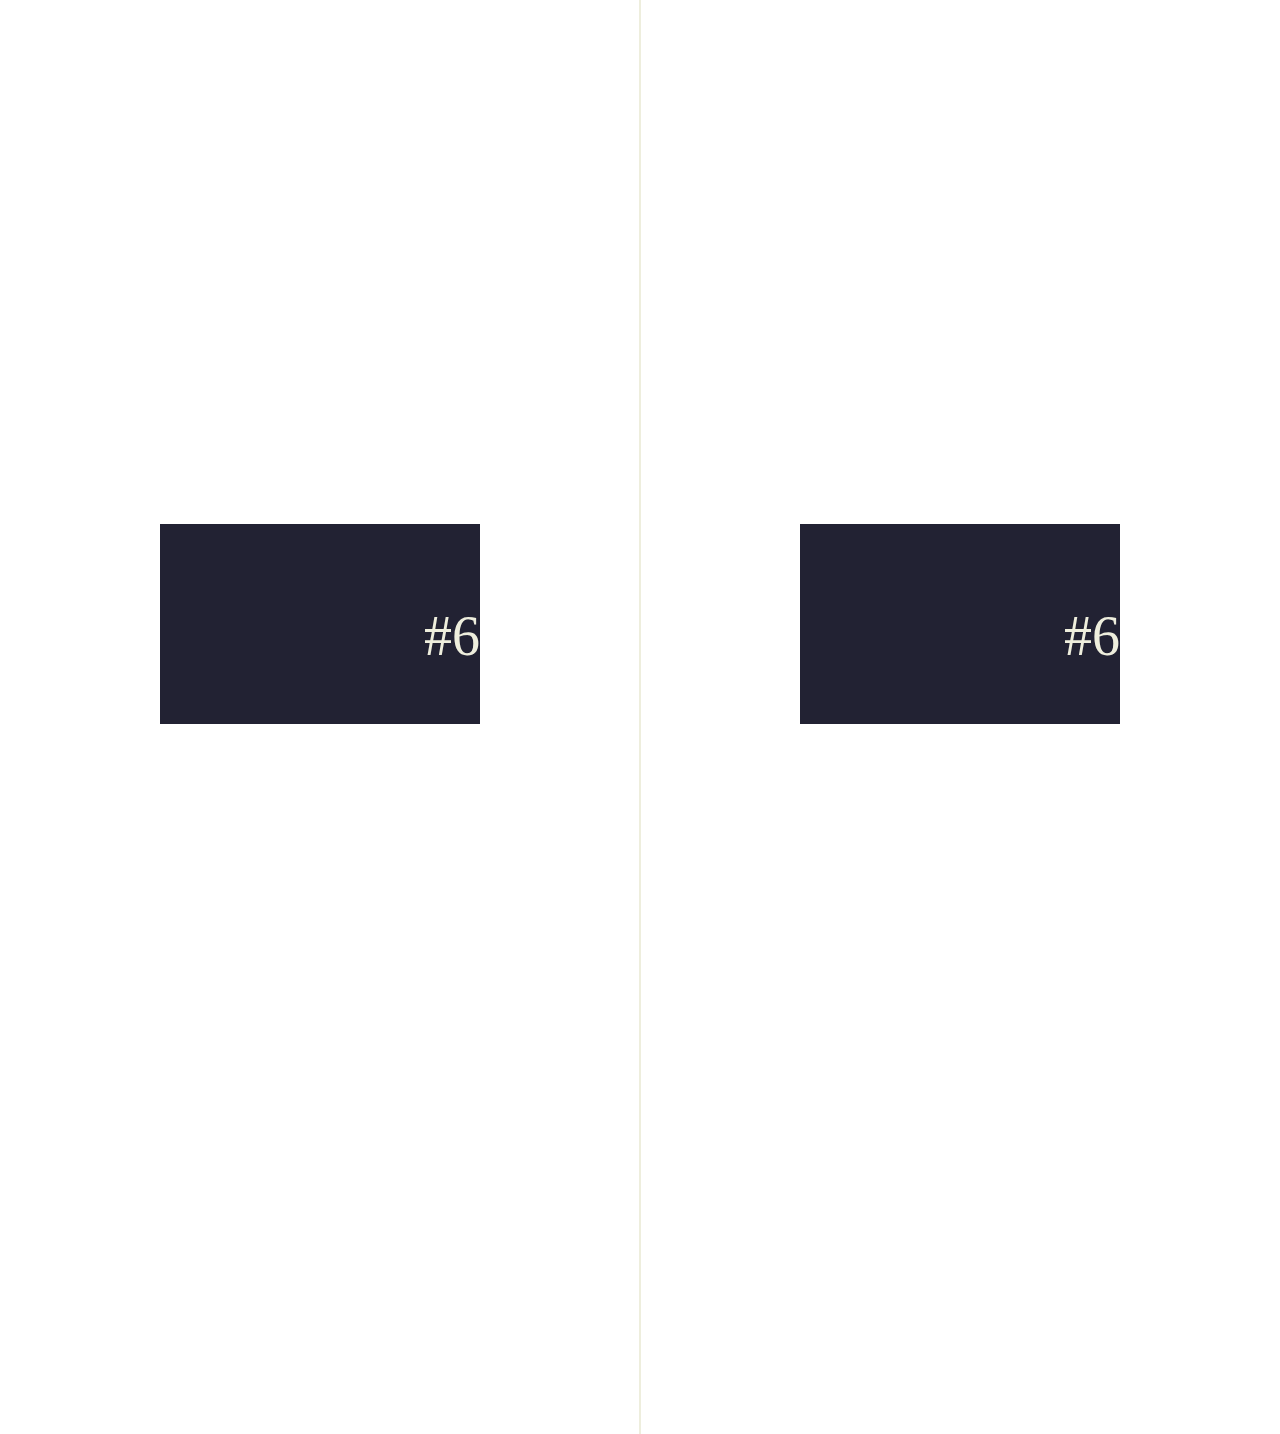
<file: rellax-master/tests/destroy.html>
<!DOCTYPE html>
<html lang="en">
<head>
	<meta charset="UTF-8">
	<meta name="viewport" content="width=device-width, initial-scale=1.0">
	<meta http-equiv="X-UA-Compatible" content="IE=edge">
	<title></title>
	<style>
		html, body{
			color: #223;
			font-size: 21pt;
			margin: 0; padding: 0;
		}
		nav{
			font-size: 21pt;
			line-height: 1.5em;
			position: fixed;
			bottom: 0; left: 0;
		}
		nav a{ color: inherit; }

		.col{
			text-align: center;
			width: 50%;
			float: left;
			box-sizing: border-box;
		}

		h4{ text-align: center;}

		.container{
			display: flex;
			align-items: center;
			outline: 1px solid #eed;
			font-size: 42pt;
			/*padding: 37.5vh 12.5vw;*/
			padding: 0 12.5vw;
			height: 200vh;
		}
		.block{
			background: #223;
			color: #eed;
			line-height: 25vh;
			text-align: right;
			/*padding: 0 42pt;*/
			margin-top: 20vh;
			height: 200px;
			width: 400px;
			position: relative;
		}
		span{
			background: #eed;
			color: #223;
			line-height: 25vh;
			text-align: left;
			padding: 0 42pt;
			display: block;
			width: 50%;
			position: absolute;
			top: 0; left: 0;
			box-sizing: border-box;
		}
    button {
      position: fixed;
      left: 50%;
      transform: translateX(-50%);
    }
	</style>
</head>
<body>
  <h4>cancelAnimation upon destroy <br><small>(check performance panel)</small></h4>
  <button id="destroy">destroy</button>
	<section>
		<div class="col">
			<br>With Percentage (0.5) <br><br>
			<div id="21" class="container"><div class="block">#1<span class="rellax" data-rellax-percentage="0.5">#1</span></div></div>
			<div id="22" class="container"><div class="block">#2<span class="rellax" data-rellax-percentage="0.5">#2</span></div></div>
			<div id="23" class="container"><div class="block">#3<span class="rellax" data-rellax-percentage="0.5">#3</span></div></div>
			<div id="24" class="container"><div class="block">#4<span class="rellax" data-rellax-percentage="0.5" style="transition: transform 10s cubic-bezier(0,1,.5,1);">#4</span></div></div>
			<div id="25" class="container"><div class="block">#5<span class="rellax" data-rellax-percentage="0.5" style="transition: transform 10s cubic-bezier(0,1,.5,1);">#5</span></div></div>
			<div id="26" class="container"><div class="block">#6<span class="rellax" data-rellax-percentage="0.5" style="transition: transform 10s cubic-bezier(0,1,.5,1);">#6</span></div></div>
		</div>
		<div class="col">
			<br>Without Percentage <br><br>
			<div id="21" class="container"><div class="block">#1<span class="rellax" style="transition: transform 10s cubic-bezier(0,1,.5,1);">#1</span></div></div>
			<div id="22" class="container"><div class="block">#2<span class="rellax" style="transition: transform 10s cubic-bezier(0,1,.5,1);">#2</span></div></div>
			<div id="23" class="container"><div class="block">#3<span class="rellax" style="transition: transform 10s cubic-bezier(0,1,.5,1);">#3</span></div></div>
			<div id="24" class="container"><div class="block">#4<span class="rellax">#4</span></div></div>
			<div id="25" class="container"><div class="block">#5<span class="rellax">#5</span></div></div>
			<div id="26" class="container"><div class="block">#6<span class="rellax">#6</span></div></div>
		</div>
	</section>

	<!-- Scripts -->
	<script src="../rellax.js"></script>
	<script>

    var rellax = new Rellax('.rellax', {
      center: true,
      callback: function(positions) {
        // callback every position change
        console.log(positions);
      }
    });

    // test cancaelAnimation on Rellax destroy
    document.querySelector('#destroy').addEventListener('click', function() {

      rellax.destroy();

    }, false);
	</script>
</body>
</html>
</file>
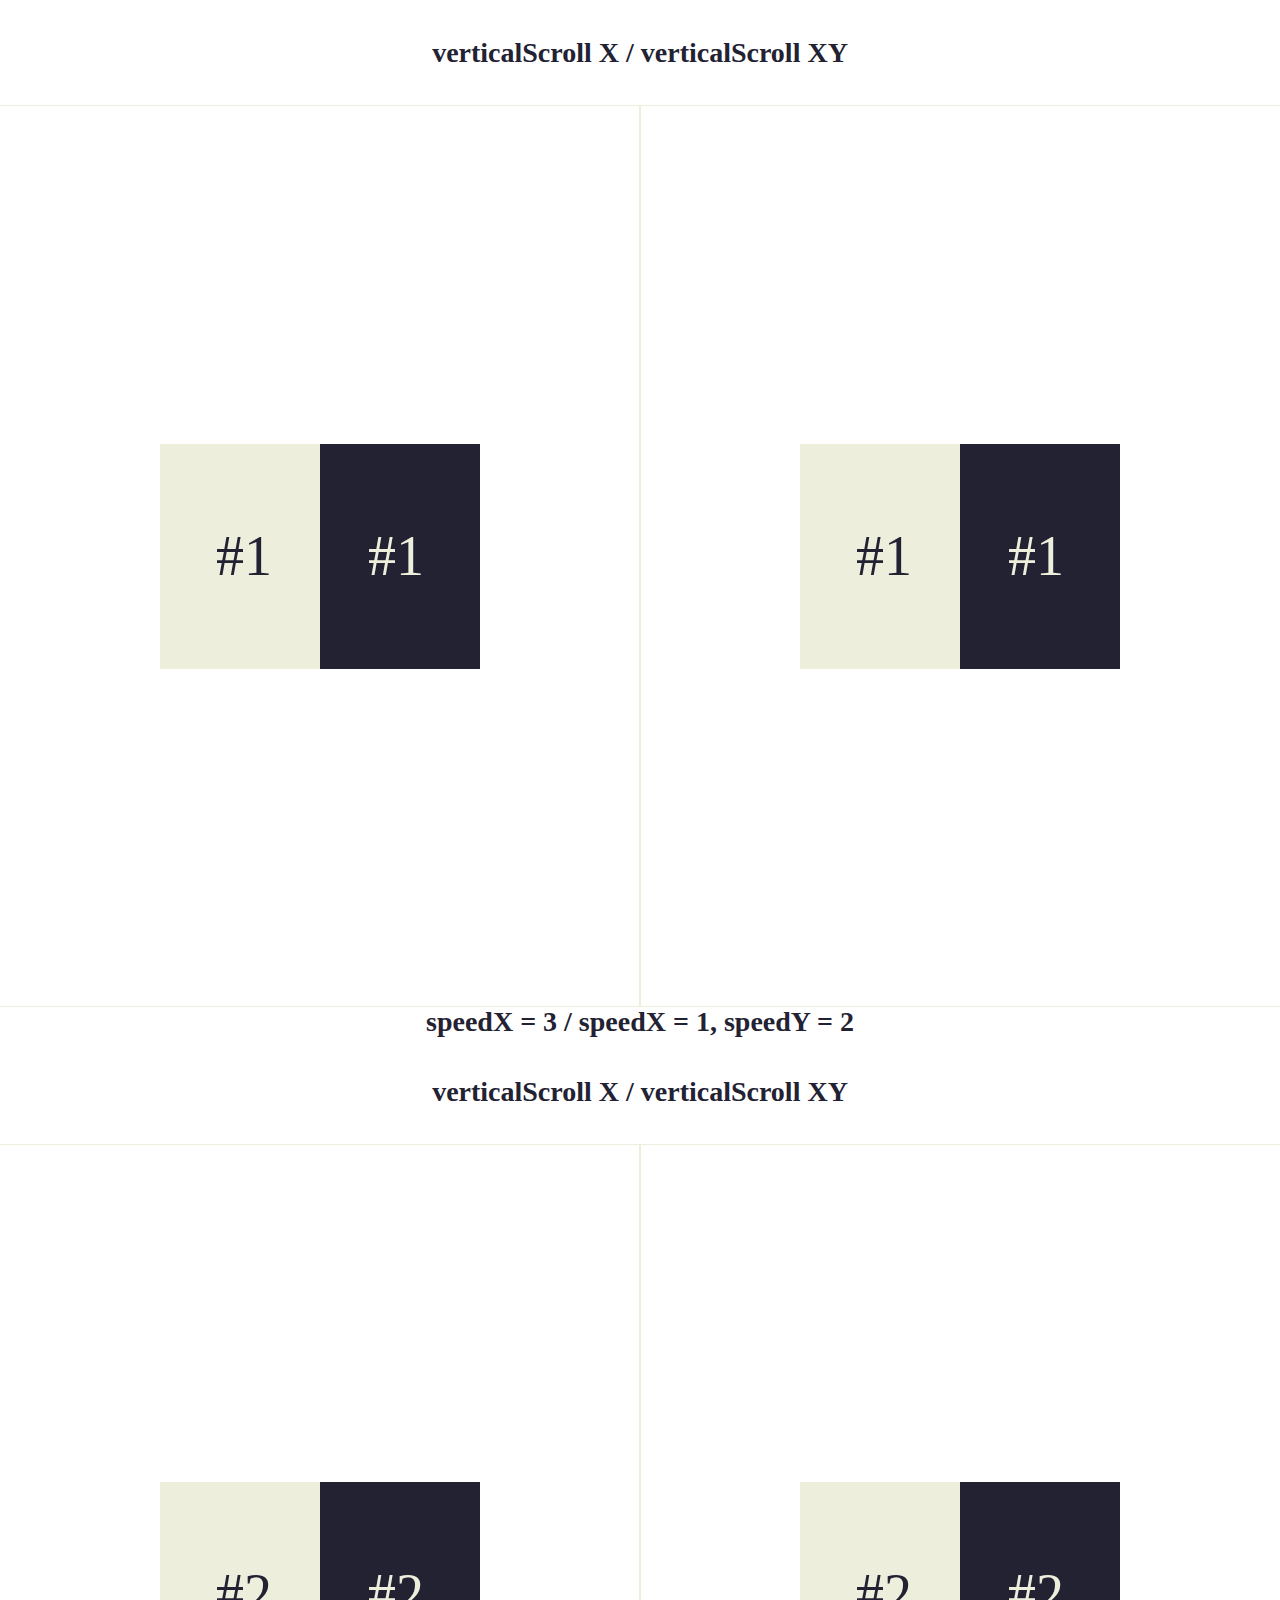
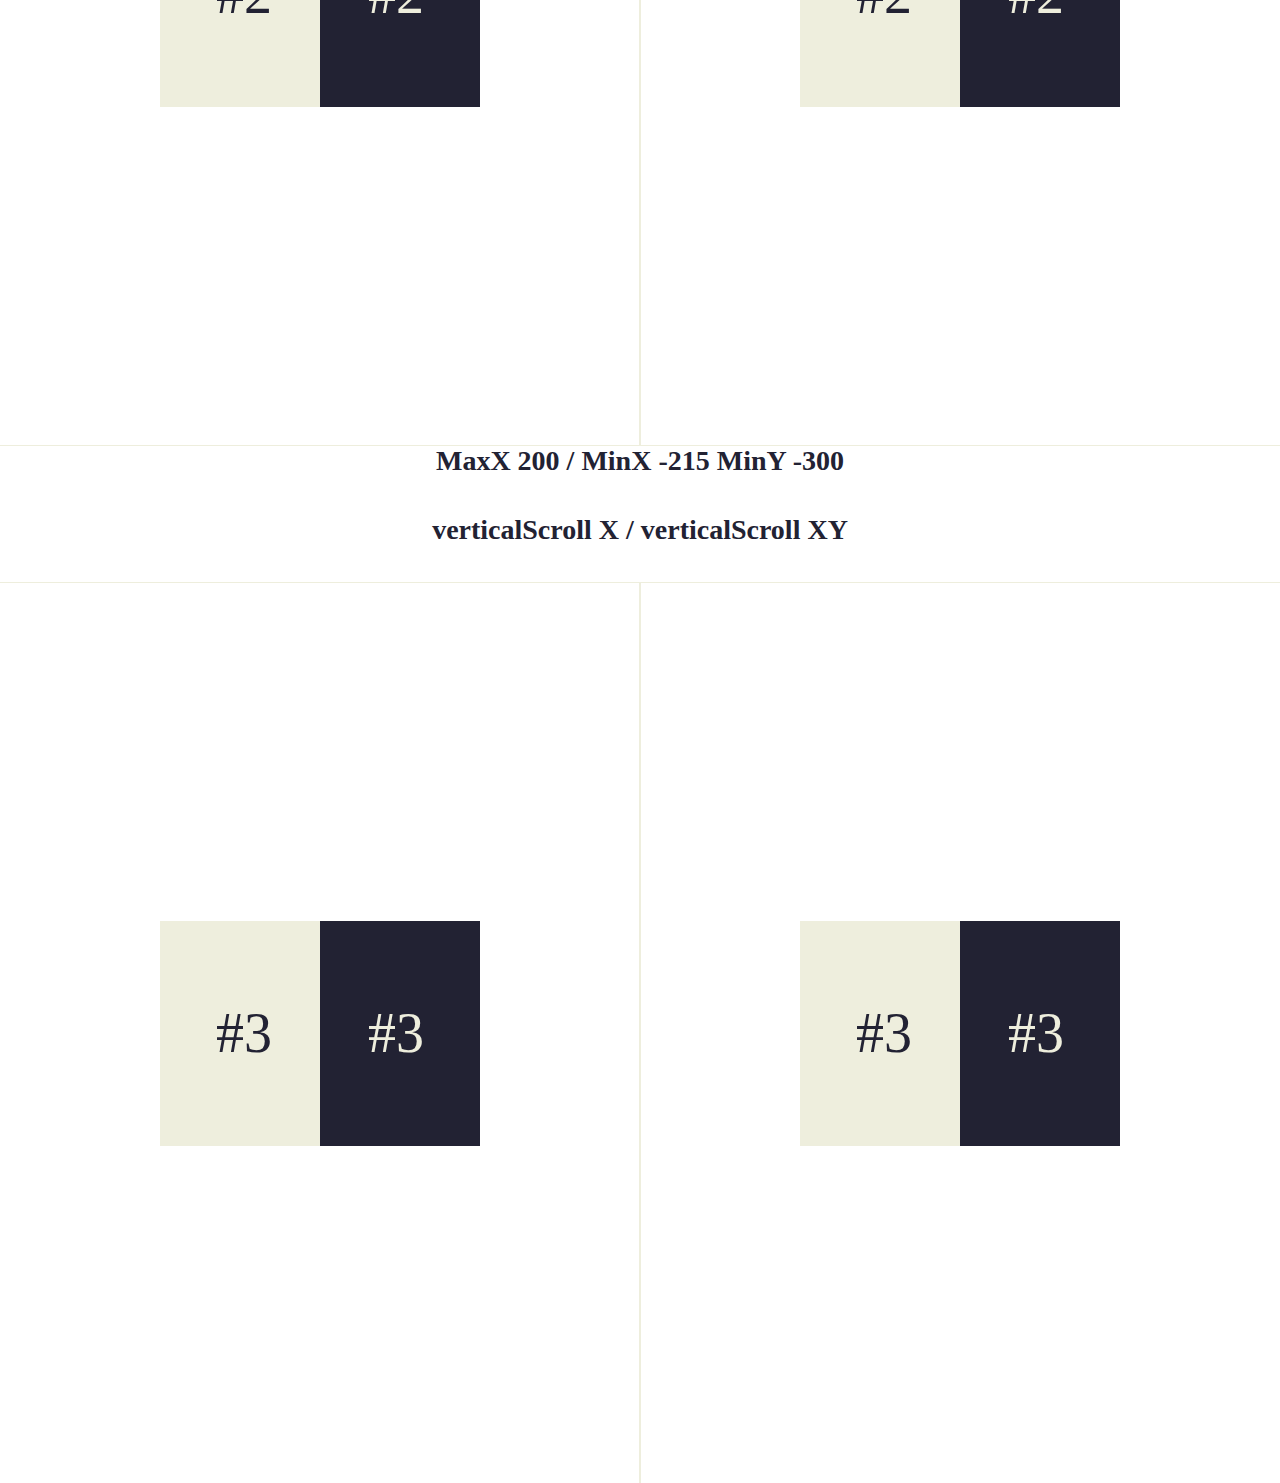
<file: rellax-master/tests/directions.html>
<!DOCTYPE html>
<html lang="en">

<head>
    <meta charset="UTF-8">
    <meta name="viewport" content="width=device-width, initial-scale=1.0">
    <meta http-equiv="X-UA-Compatible" content="IE=edge">
    <title></title>
    <style>
        html,
        body {
            color: #223;
            font-size: 21pt;
            margin: 0;
            padding: 0;
        }

        nav {
            font-size: 21pt;
            line-height: 1.5em;
            position: fixed;
            bottom: 0;
            left: 0;
        }

        nav a {
            color: inherit;
        }

        .col {
            text-align: center;
            width: 50%;
            float: left;
            box-sizing: border-box;
        }

        h4 {
            text-align: center;
        }

        .container {
            outline: 1px solid #eed;
            font-size: 42pt;
            padding: 37.5vh 12.5vw;
        }

        .block {
            background: #223;
            color: #eed;
            line-height: 25vh;
            text-align: right;
            padding: 0 42pt;
            position: relative;
        }

        span {
            background: #eed;
            color: #223;
            line-height: 25vh;
            text-align: left;
            padding: 0 42pt;
            display: block;
            width: 50%;
            position: absolute;
            top: 0;
            left: 0;
            box-sizing: border-box;
        }

    </style>
</head>

<body>
    <h4>verticalScroll X / verticalScroll XY</h4>
    <section>
        <div class="col">
            <div class="container">
                <div class="block">#1<span class="rellax" data-rellax-vertical-scroll-axis="x">#1</span></div>
            </div>
        </div>
        <div class="col">
            <div class="container">
                <div class="block">#1<span class="rellax" data-rellax-vertical-scroll-axis="xy">#1</span></div>
            </div>
        </div>
    </section>

    <h4>speedX = 3 / speedX = 1, speedY = 2</h4>
    <h4>verticalScroll X / verticalScroll XY</h4>
    <section>
        <div class="col">
            <div class="container">
                <div class="block">#2<span class="rellax" data-rellax-horizontal-speed="3" data-rellax-vertical-scroll-axis="x">#2</span></div>
            </div>
        </div>
        <div class="col">
            <div class="container">
                <div class="block">#2<span class="rellax" data-rellax-horizontal-speed="1" data-rellax-vertical-speed="2" data-rellax-vertical-scroll-axis="xy">#2</span></div>
            </div>
        </div>
    </section>

    <h4>MaxX 200 / MinX -215 MinY -300</h4>
    <h4>verticalScroll X / verticalScroll XY</h4>
    <section>
        <div class="col">
            <div class="container">
                <div class="block">#3<span class="rellax" data-rellax-vertical-scroll-axis="x" data-rellax-max-x="200">#3</span></div>
            </div>
        </div>
        <div class="col">
            <div class="container">
                <div class="block">#3<span class="rellax" data-rellax-speed="2" data-rellax-vertical-scroll-axis="xy" data-rellax-min-x="-215" data-rellax-min-y="-300">#3</span></div>
            </div>
        </div>
    </section>

    <!-- Scripts -->
    <script src="../rellax.js"></script>
    <script>
        var rellax = new Rellax('.rellax', {
            horizontal: true,
        });

    </script>
</body>

</html>
</file>
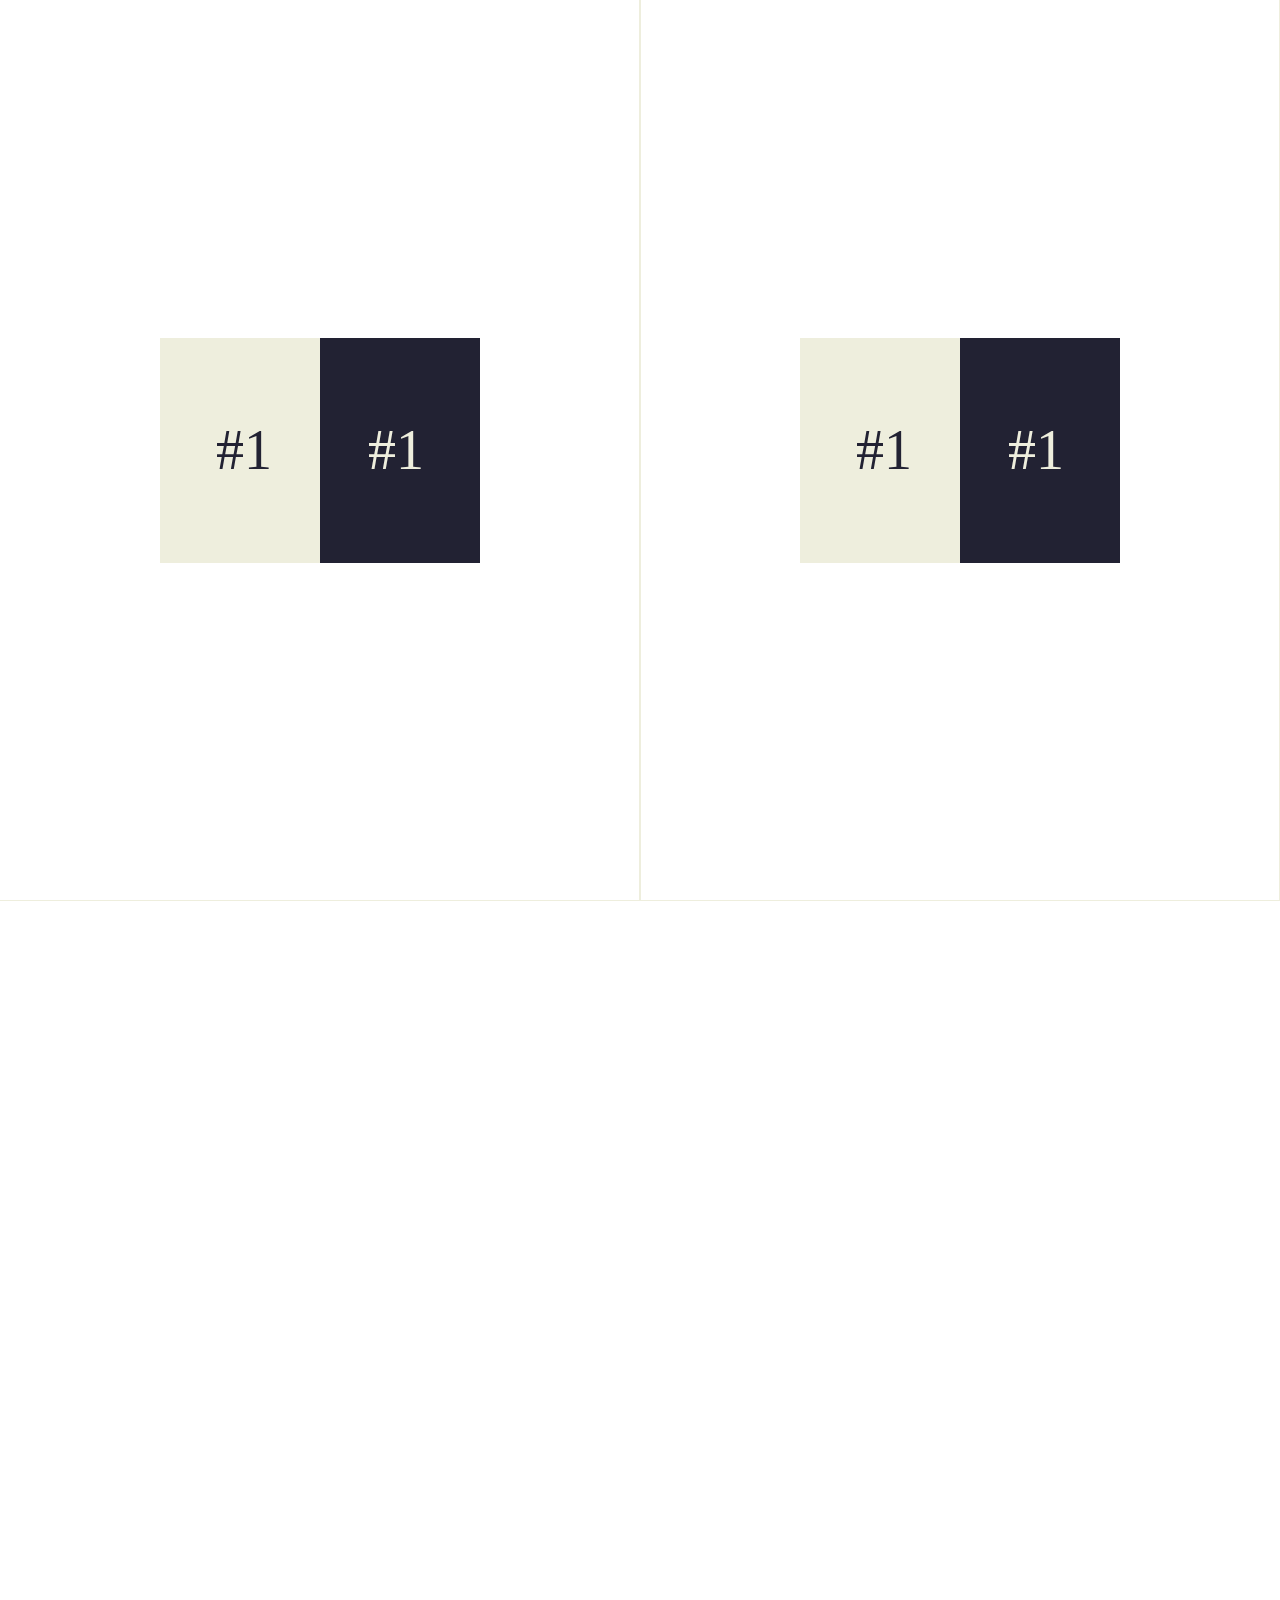
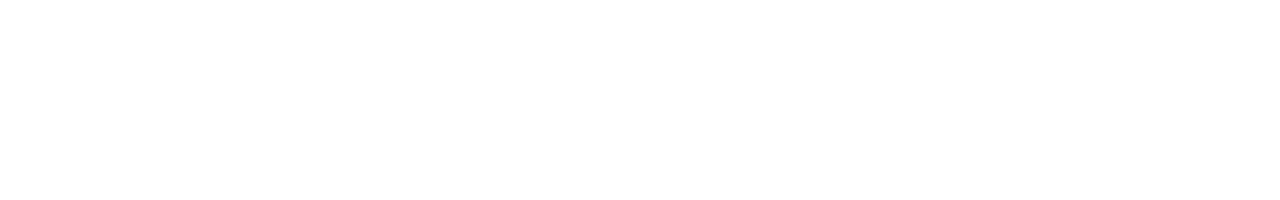
<file: rellax-master/tests/horizontal.html>
<!DOCTYPE html>
<html lang="en">
<head>
  <meta charset="UTF-8">
  <meta name="viewport" content="width=device-width, initial-scale=1.0">
  <meta http-equiv="X-UA-Compatible" content="IE=edge">
  <title></title>
  <style>
    html, body{
      color: #223;
      font-size: 21pt;
      margin: 0; padding: 0;
    }
    body
    {
      display: -webkit-box;  /* OLD - iOS 6-, Safari 3.1-6, BB7 */
      display: -ms-flexbox;  /* TWEENER - IE 10 */
      display: -webkit-flex; /* NEW - Safari 6.1+. iOS 7.1+, BB10 */
      display: flex;         /* NEW, Spec - Firefox, Chrome, Opera */
      width: 400vw;
    }
    nav{
      font-size: 21pt;
      line-height: 1.5em;
      position: fixed;
      bottom: 0; left: 0;
    }
    nav a{ color: inherit; }

    section
    {
      width: 100vw;
      height: 200vh;
      -webkit-box-flex: 1;   /* OLD - iOS 6-, Safari 3.1-6 */
      -webkit-flex: 1;       /* Safari 6.1+. iOS 7.1+, BB10 */
      -ms-flex: 1;           /* IE 10 */
      flex: 1;               /* NEW, Spec - Firefox, Chrome */
    }

    .col{
      text-align: center;
      width: 50%;
      float: left;
      box-sizing: border-box;
    }

    h4{ text-align: center;}

    .container{
      outline: 1px solid #eed;
      font-size: 42pt;
      padding: 37.5vh 12.5vw;
    }
    .block{
      background: #223;
      color: #eed;
      line-height: 25vh;
      text-align: right;
      padding: 0 42pt;
      position: relative;
    }
    span{
      background: #eed;
      color: #223;
      line-height: 25vh;
      text-align: left;
      padding: 0 42pt;
      display: block;
      width: 50%;
      position: absolute;
      top: 0; left: 0;
      box-sizing: border-box;
    }
  </style>
</head>
<body>

<section>
  <div class="col">
    <div class="container"><div class="block">#1<span class="rellax" data-rellax-speed="2">#1</span></div></div>
  </div>
  <div class="col">
    <div class="container"><div class="block">#1<span class="rellax" data-rellax-speed="-2">#1</span></div></div>
  </div>
</section>


<section>
  <div class="col">
    <div class="container"><div class="block">#2<span class="rellax" data-rellax-speed="4">#2</span></div></div>
  </div>
  <div class="col">
    <div class="container"><div class="block">#2<span class="rellax" data-rellax-speed="-4">#2</span></div></div>
  </div>
</section>


<section>
  <div class="col">
    <div class="container"><div class="block">#3<span class="rellax" data-rellax-speed="6" data-rellax-percentage="0.5">#3</span></div></div>
  </div>
  <div class="col">
    <div class="container"><div class="block">#3<span class="rellax" data-rellax-speed="-6" data-rellax-percentage="0.5">#3</span></div></div>
  </div>
</section>


<section>
  <div class="col">
    <div class="container"><div class="block">#4<span class="rellax" data-rellax-speed="8" data-rellax-percentage="0.5">#4</span></div></div>
  </div>
  <div class="col">
    <div class="container"><div class="block">#4<span class="rellax" data-rellax-speed="-8" data-rellax-percentage="0.5">#4</span></div></div>
  </div>
</section>

<!-- Scripts -->
<script src="../rellax.js"></script>
<script>
  var rellax = new Rellax('.rellax', {horizontal: true, vertical: true});
</script>
</body>
</html>
</file>
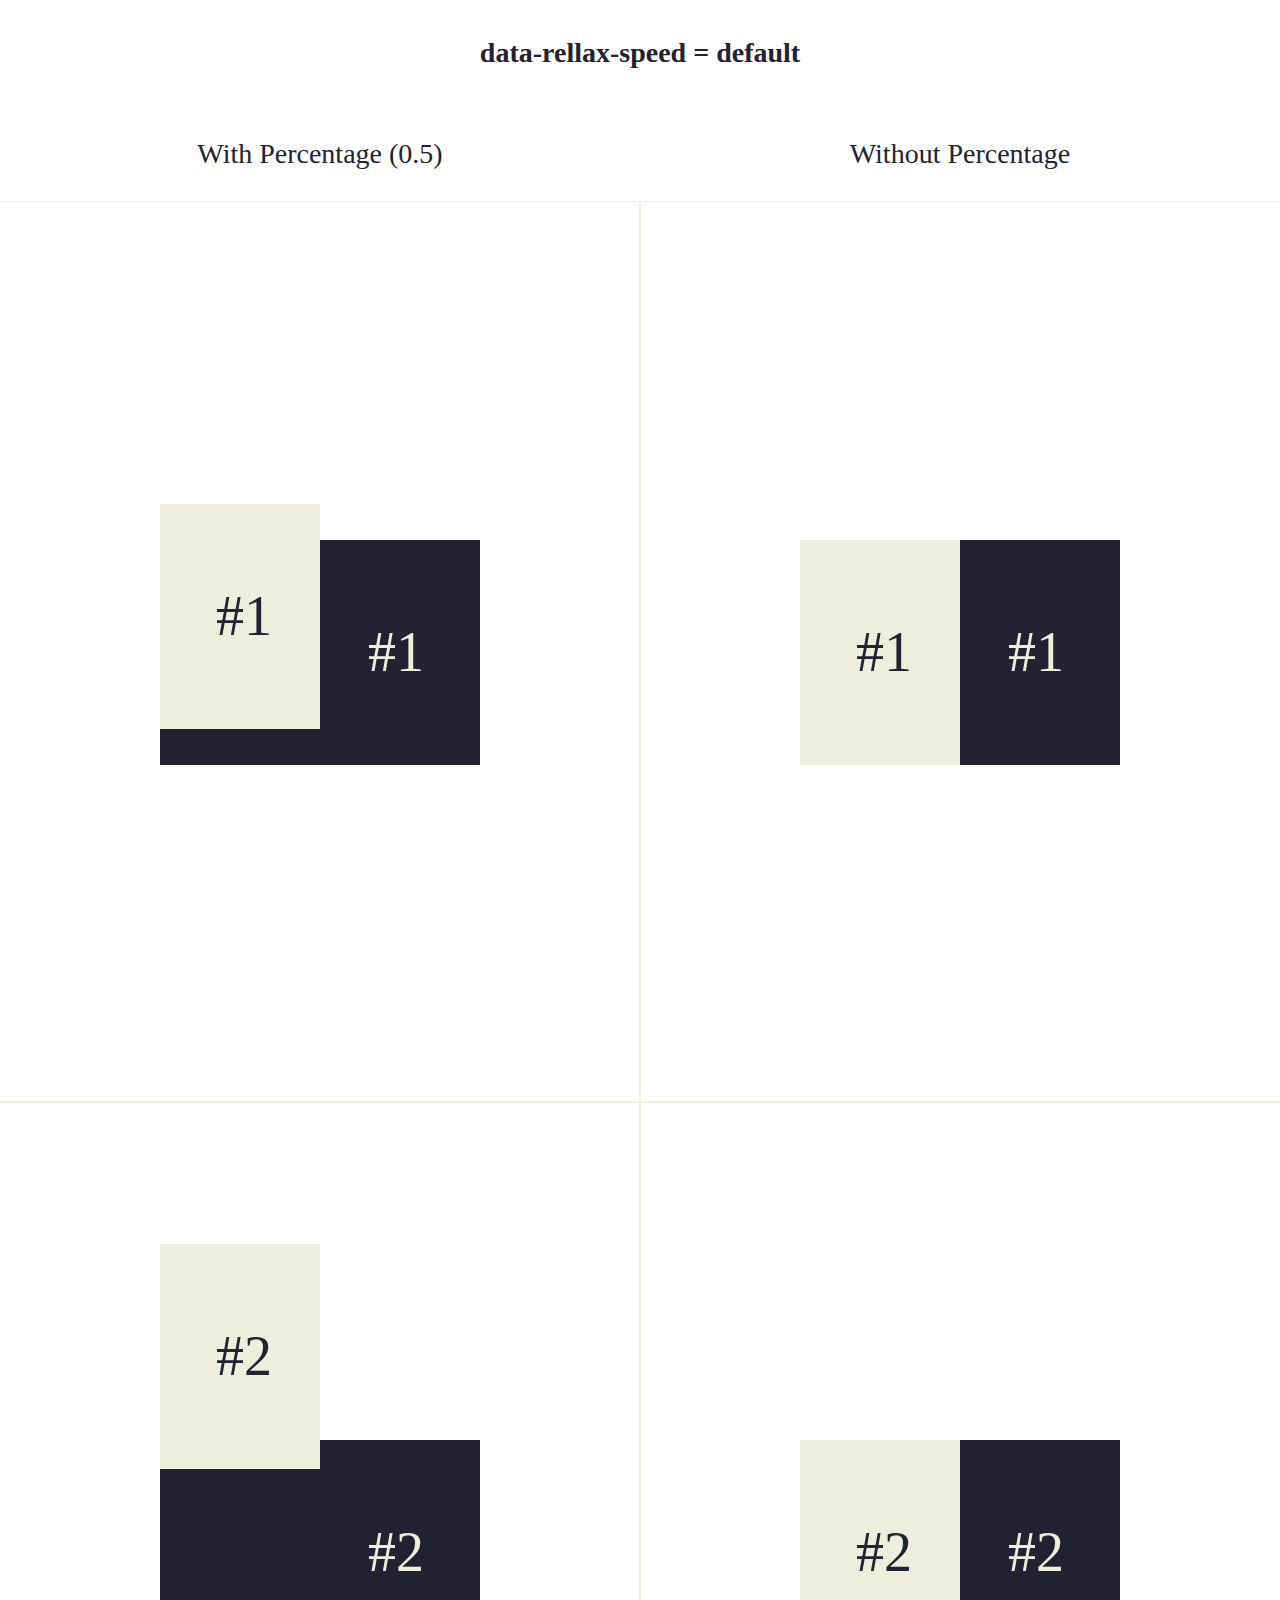
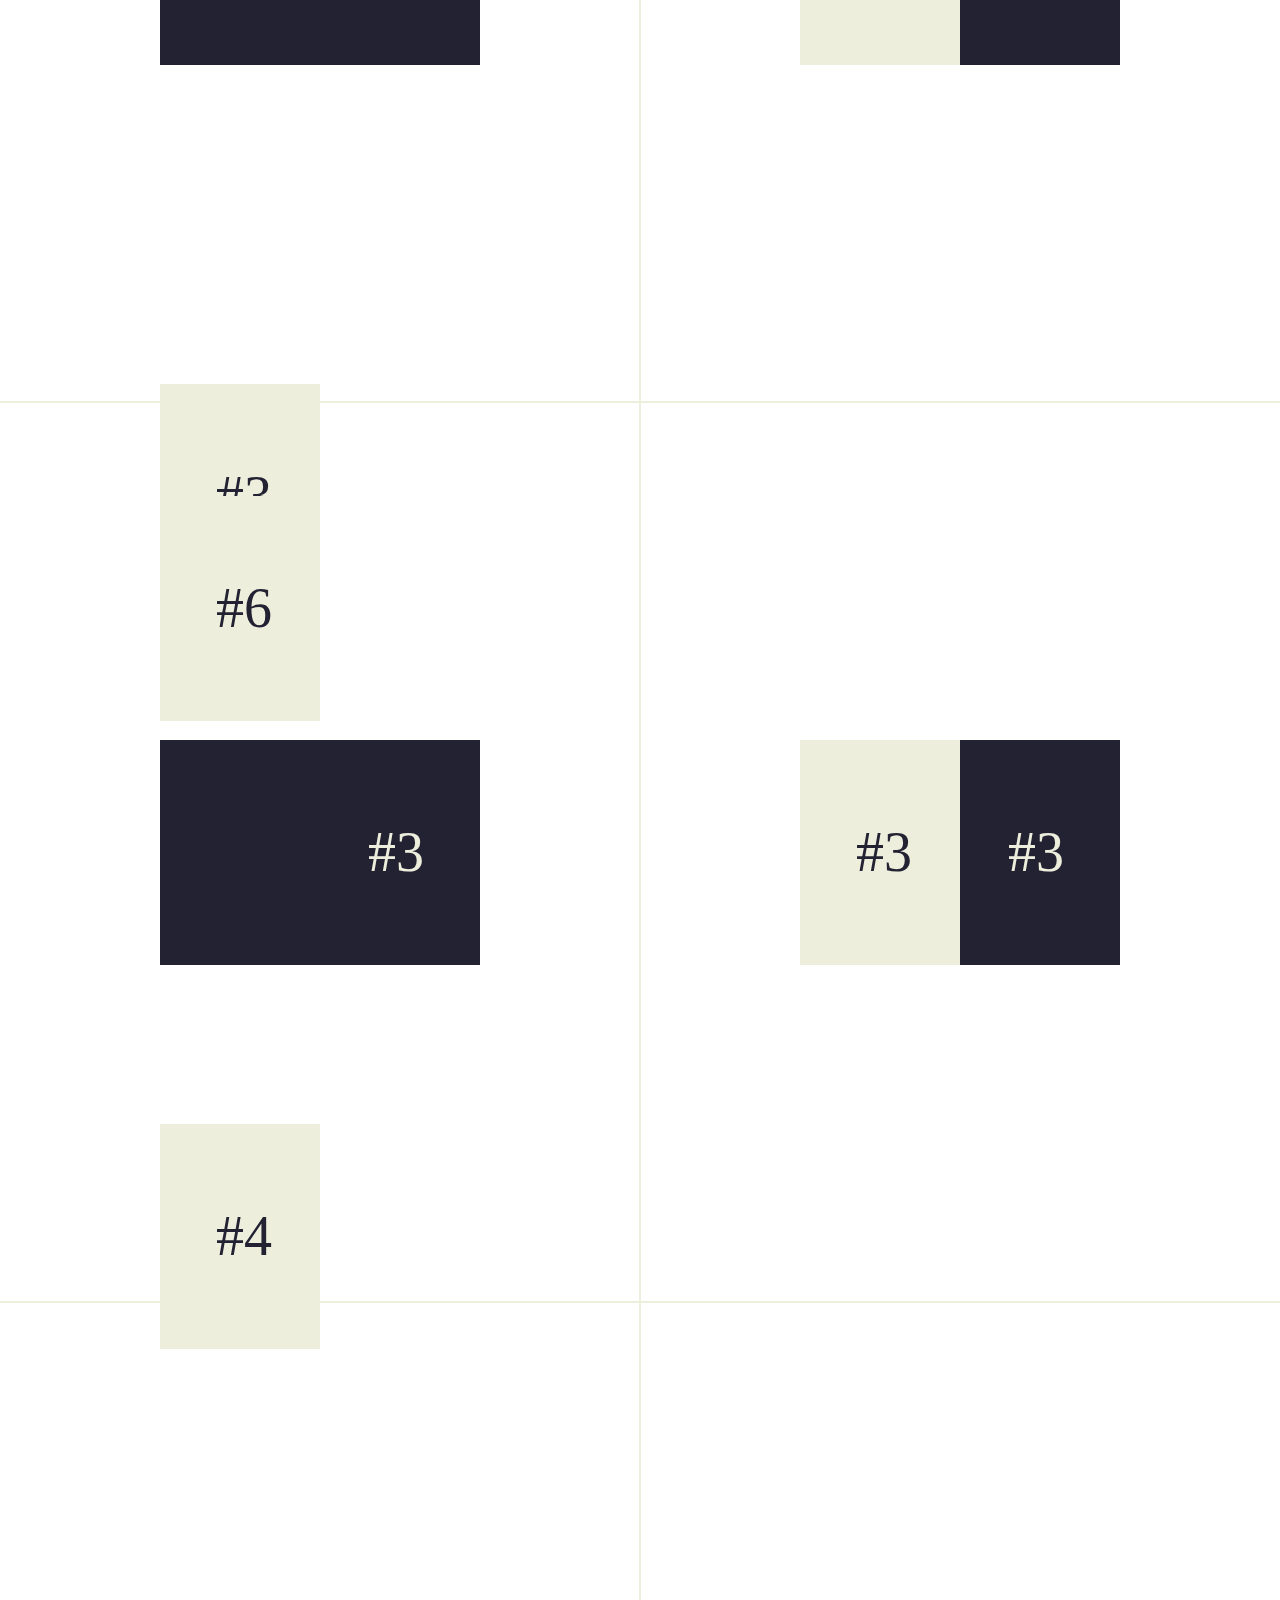
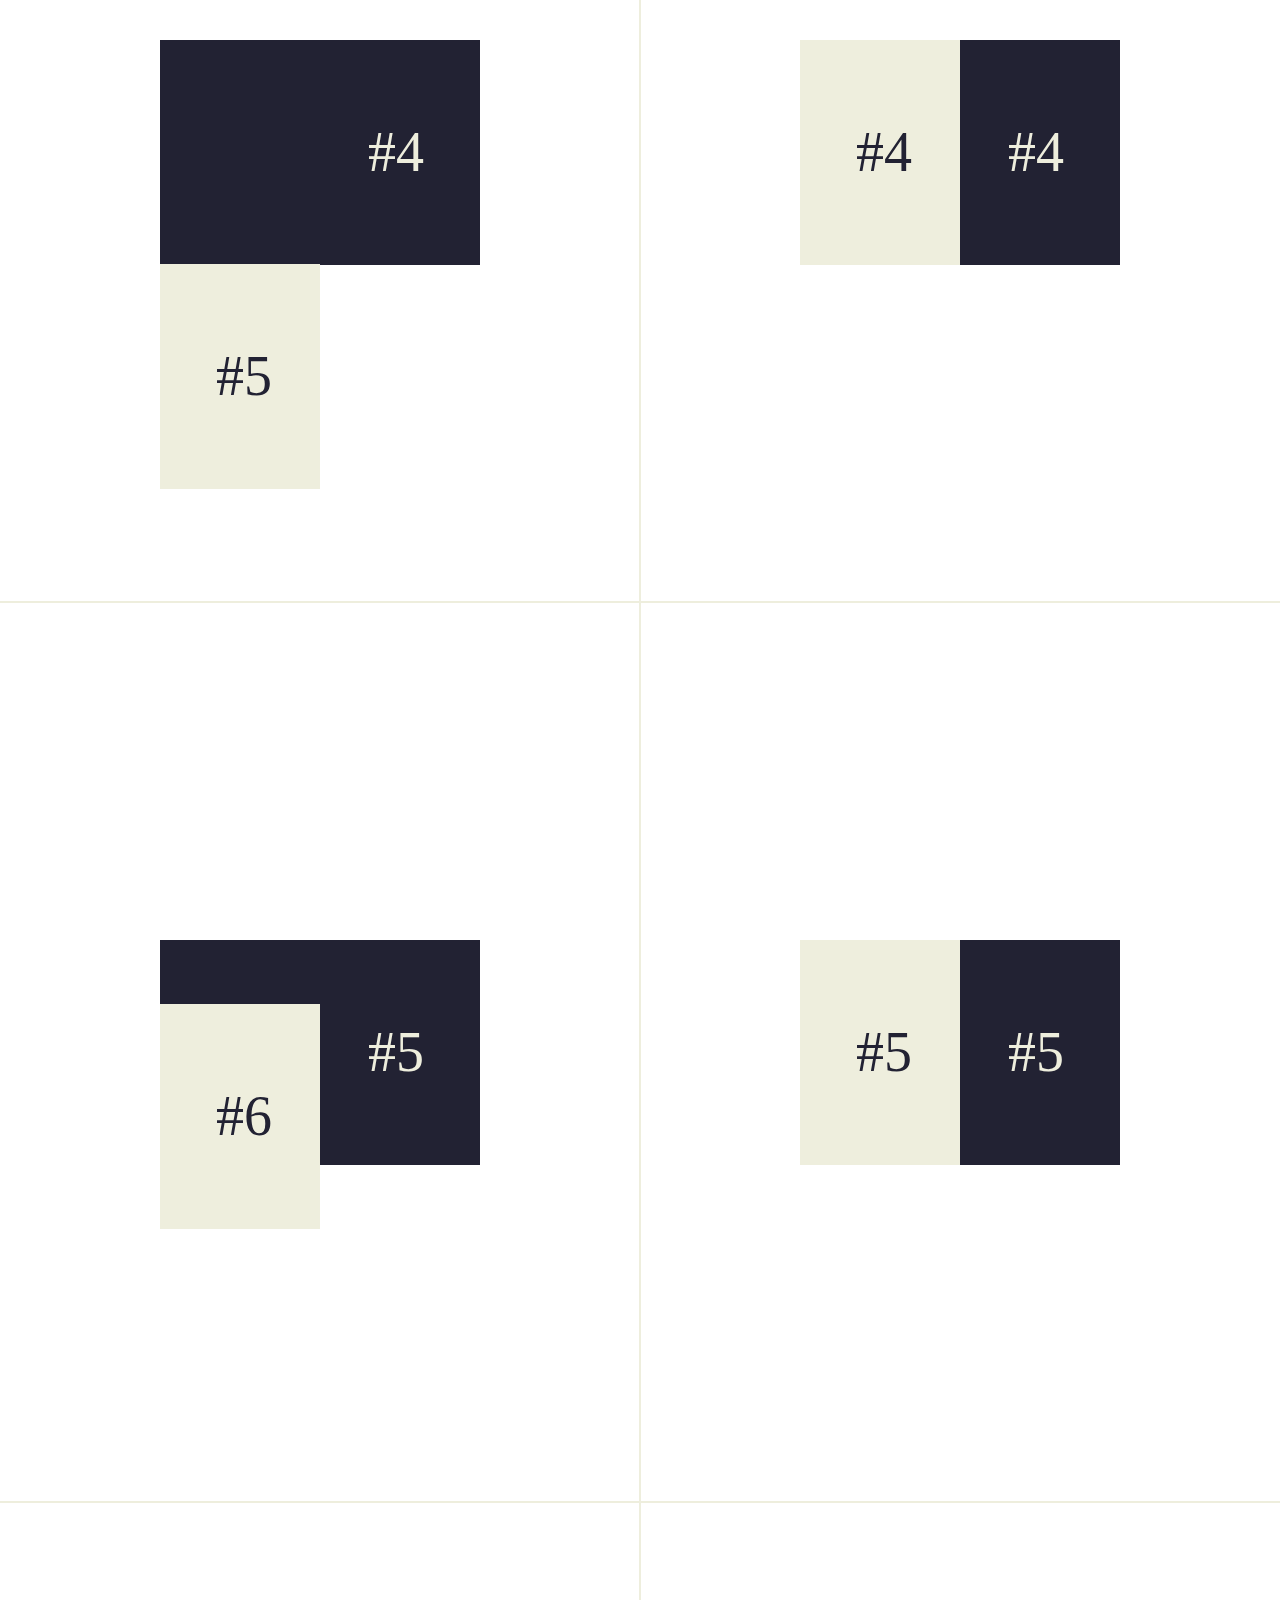
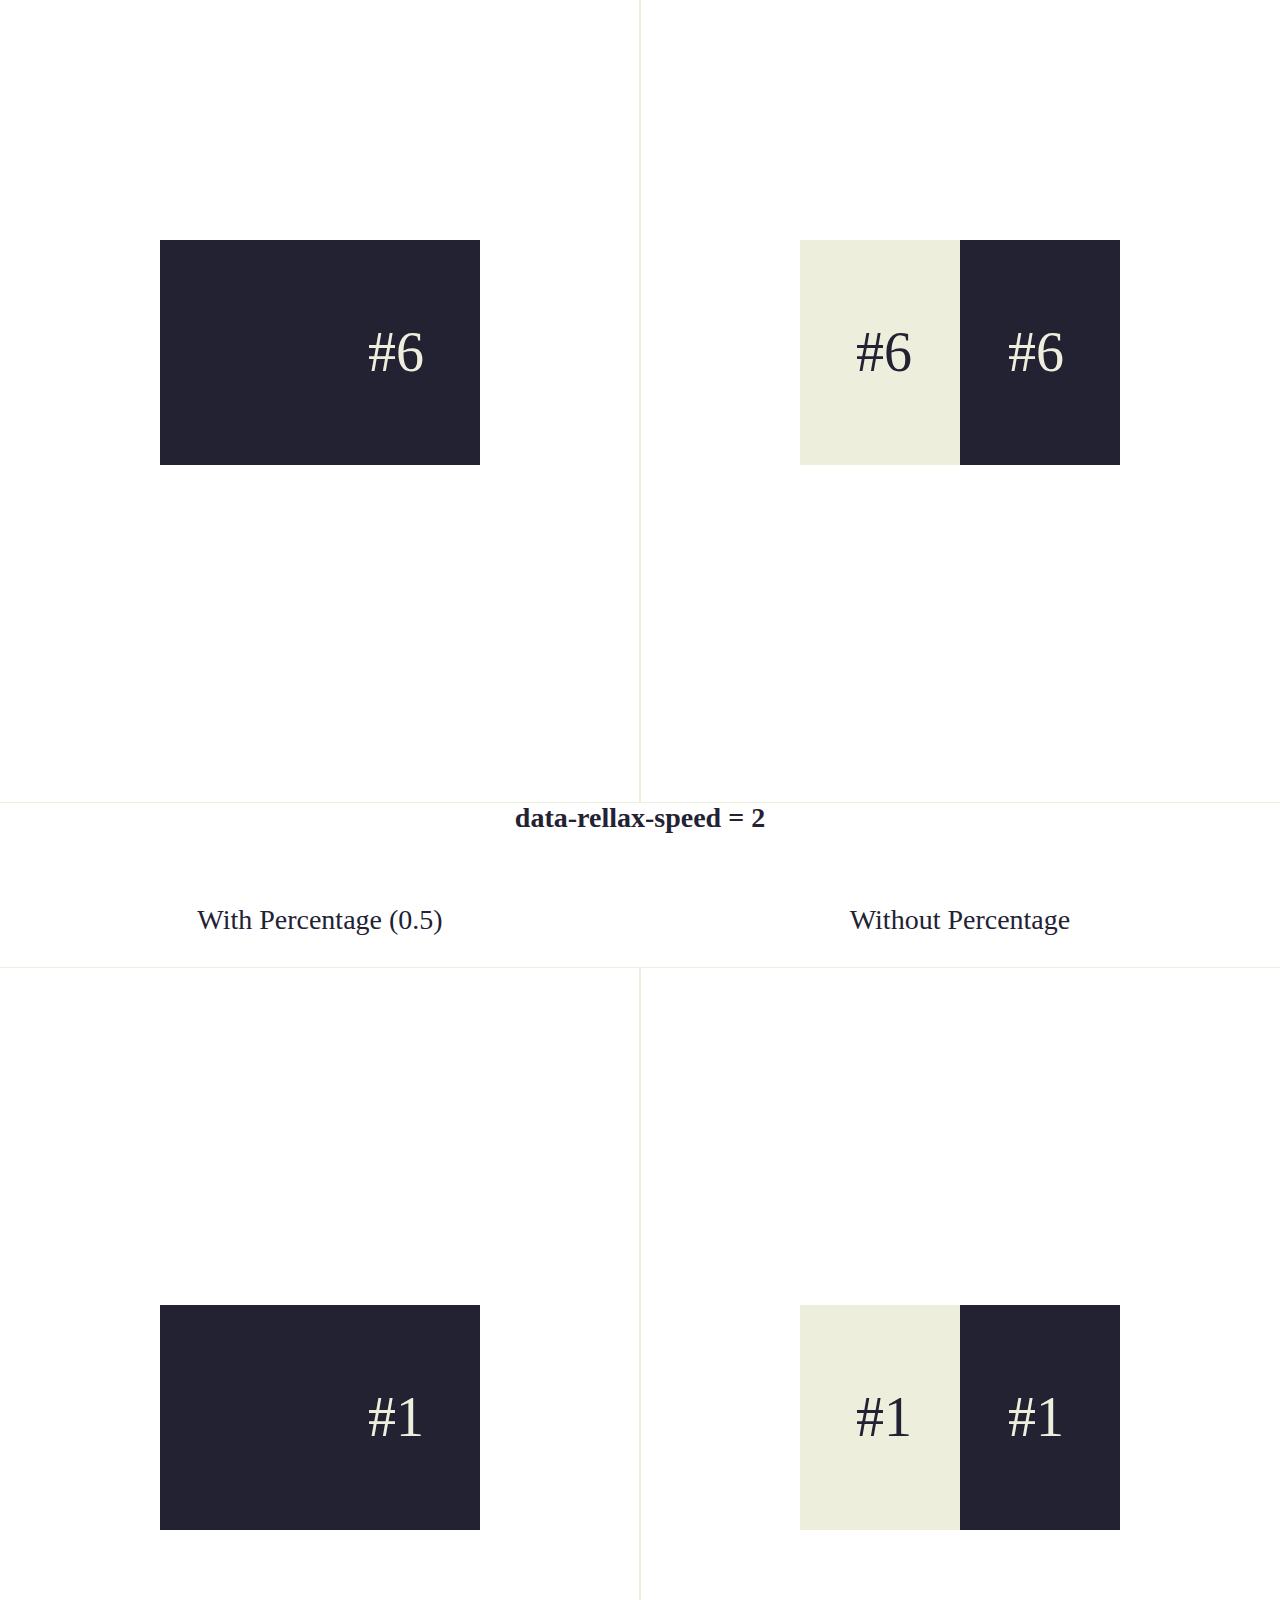
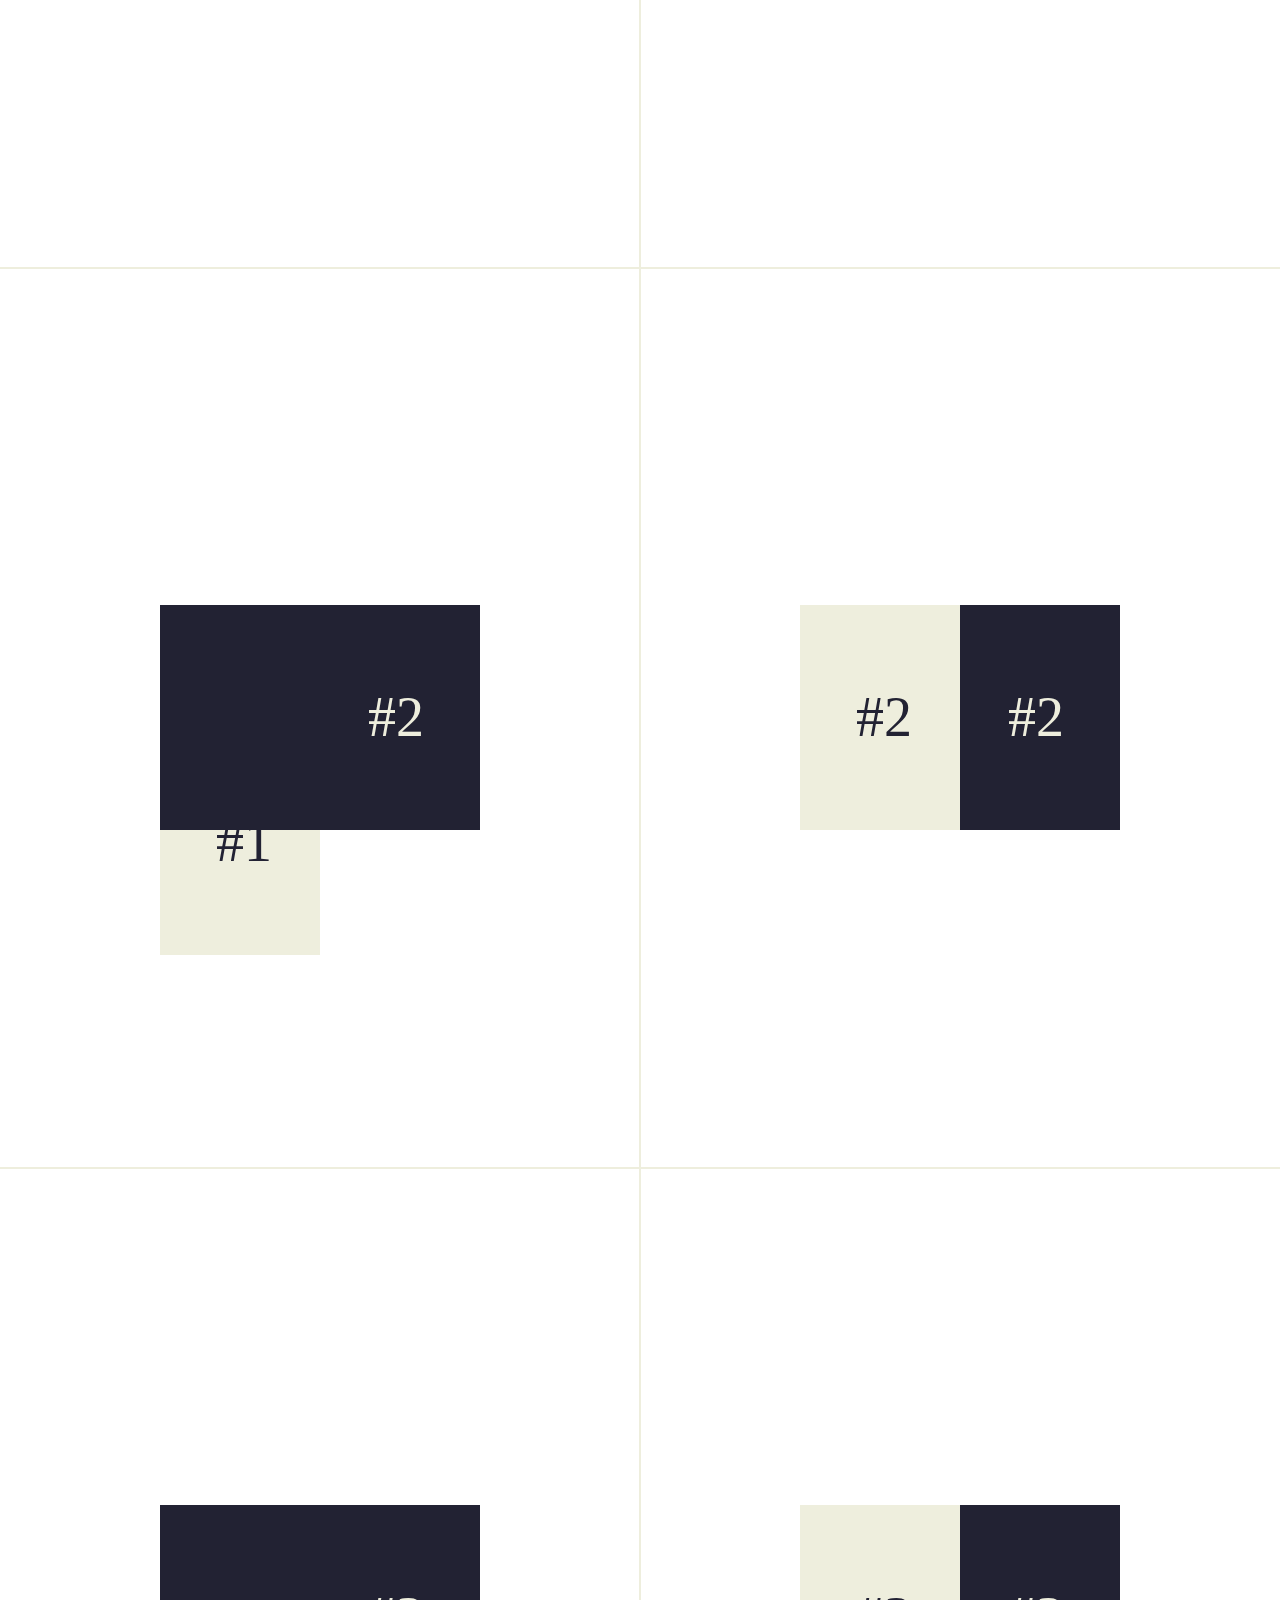
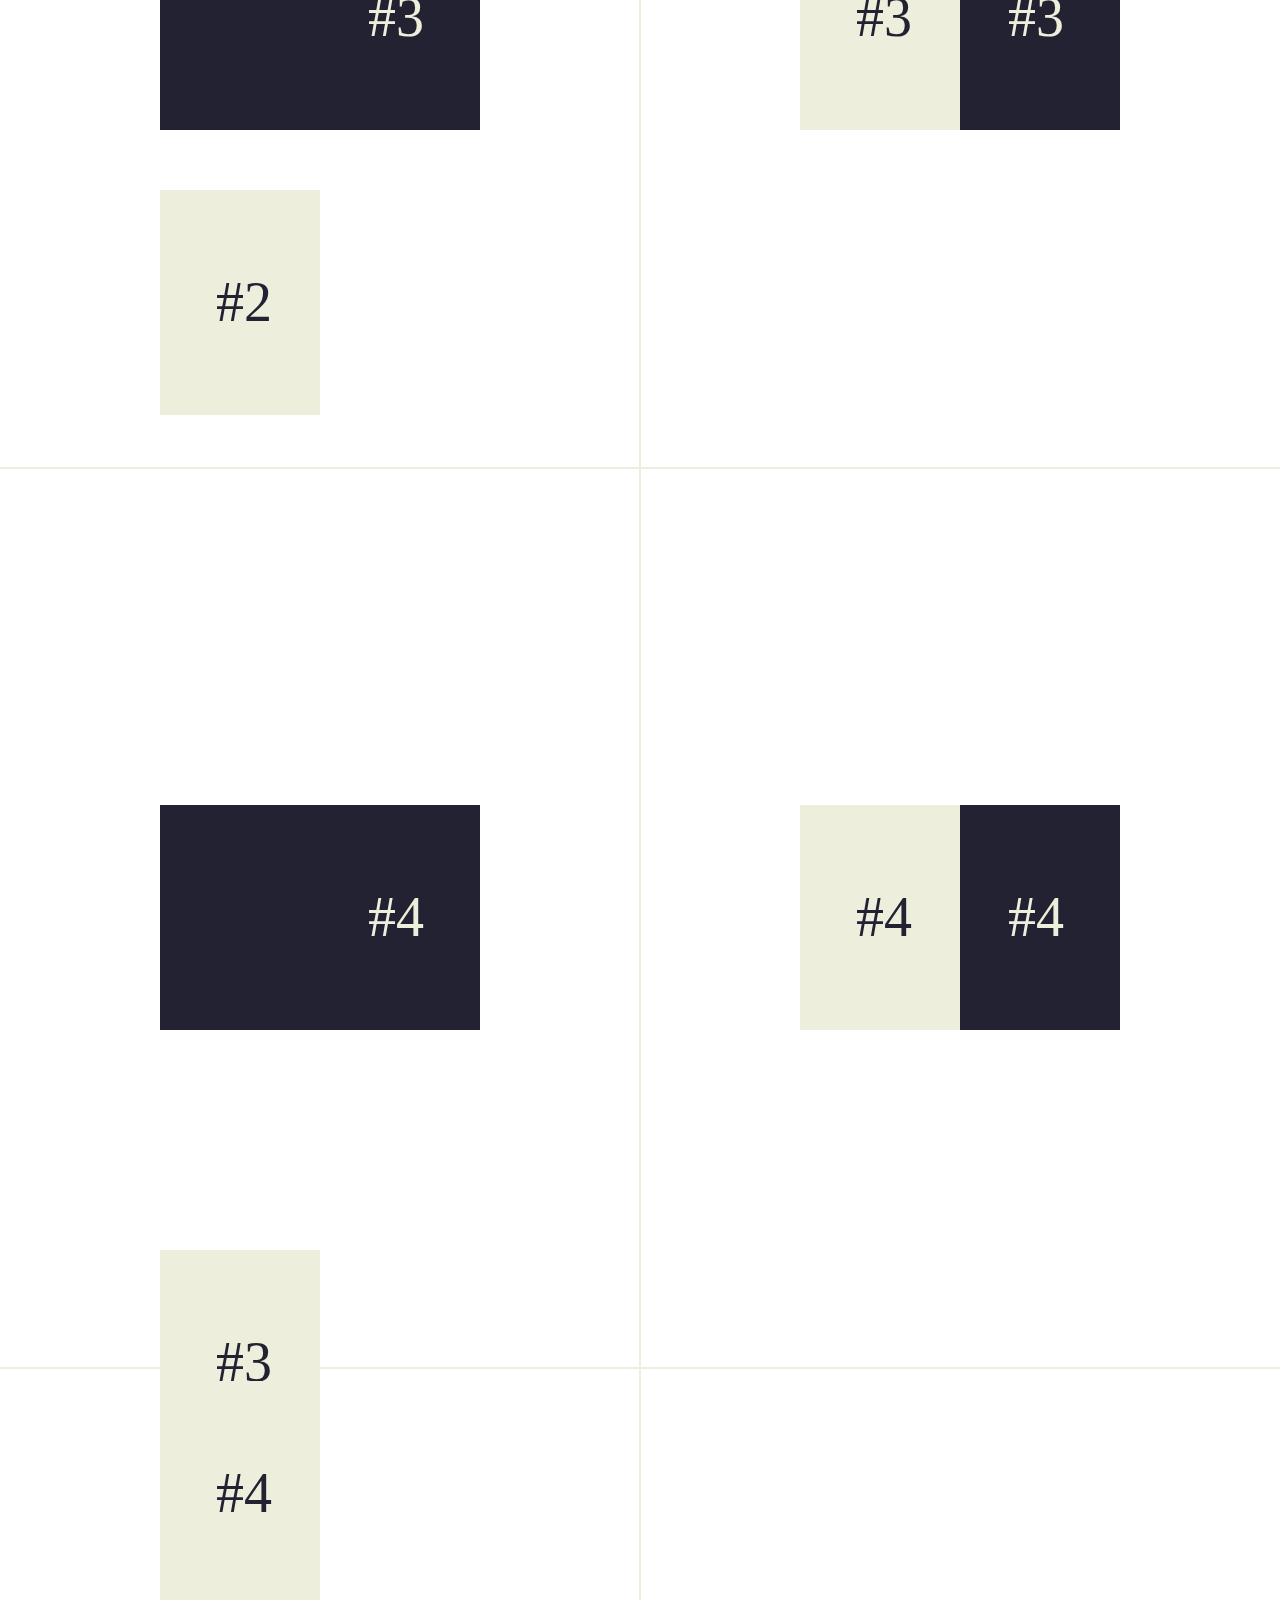
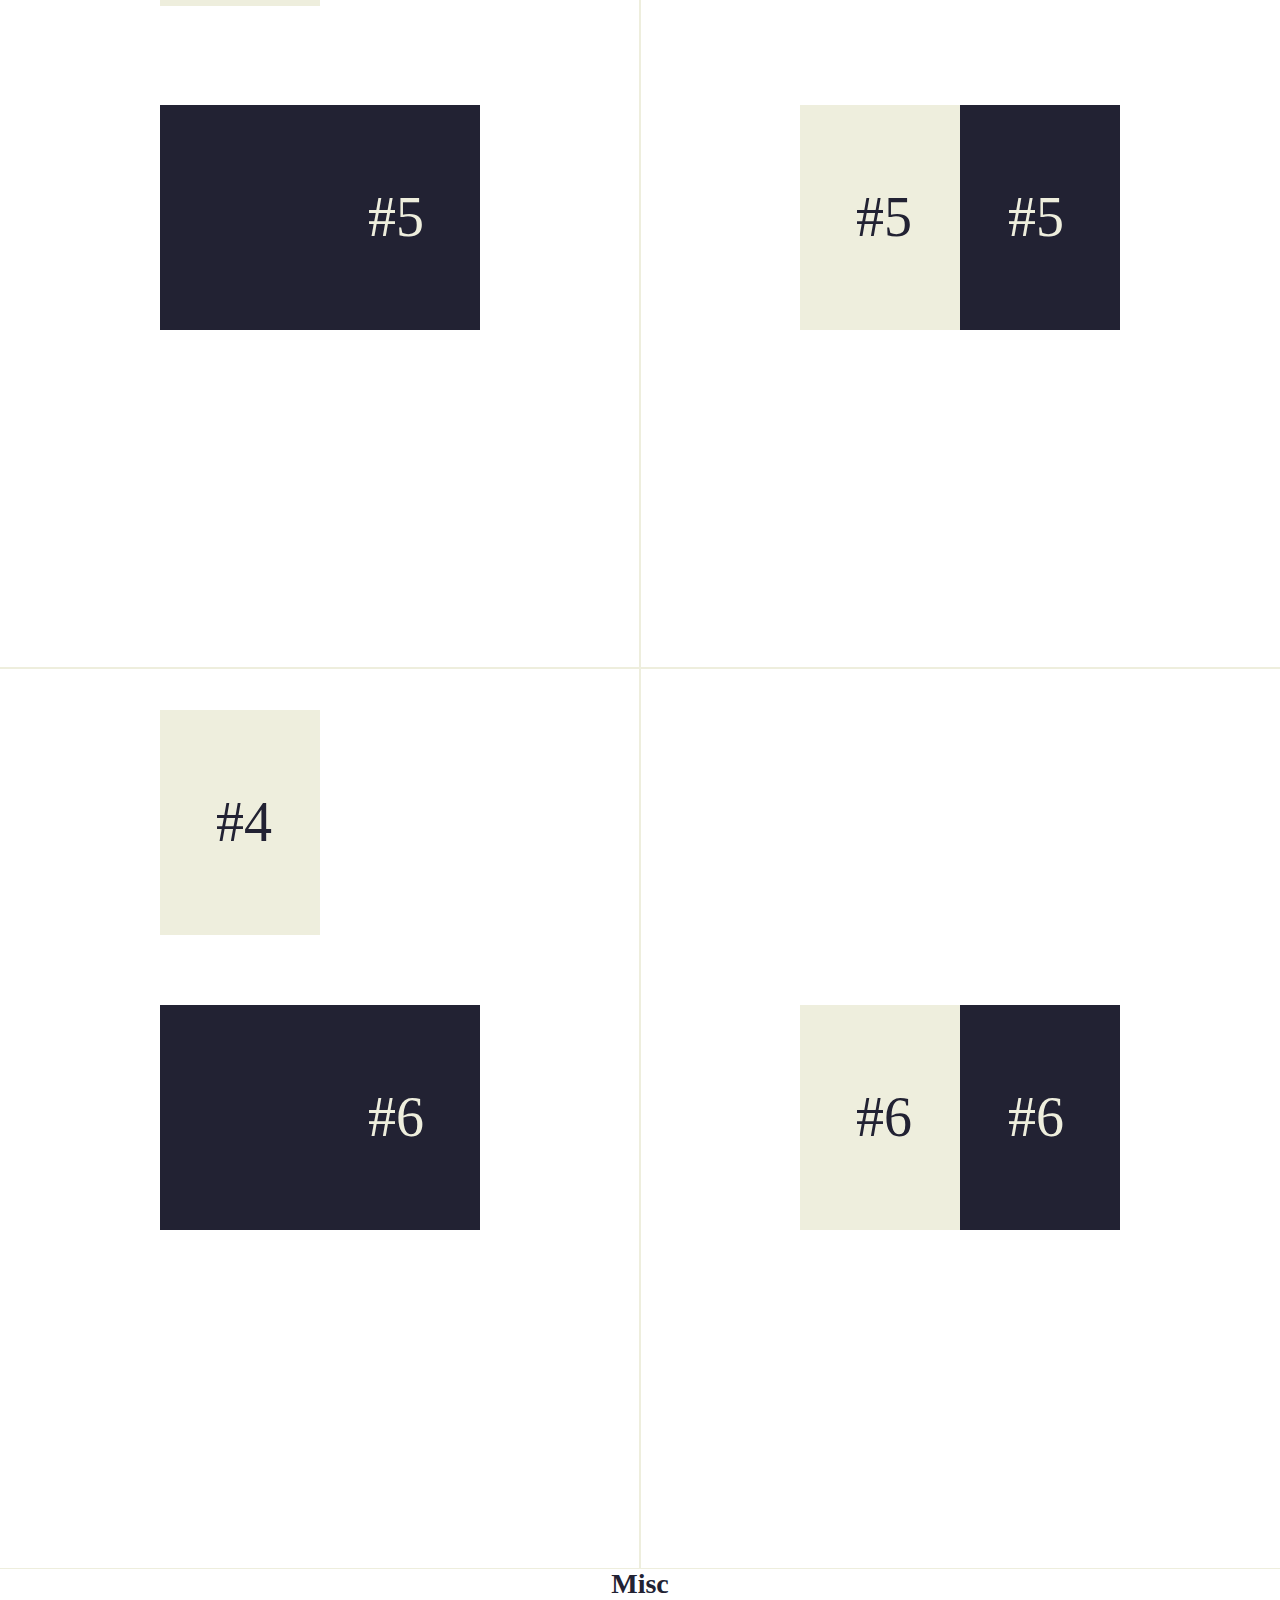
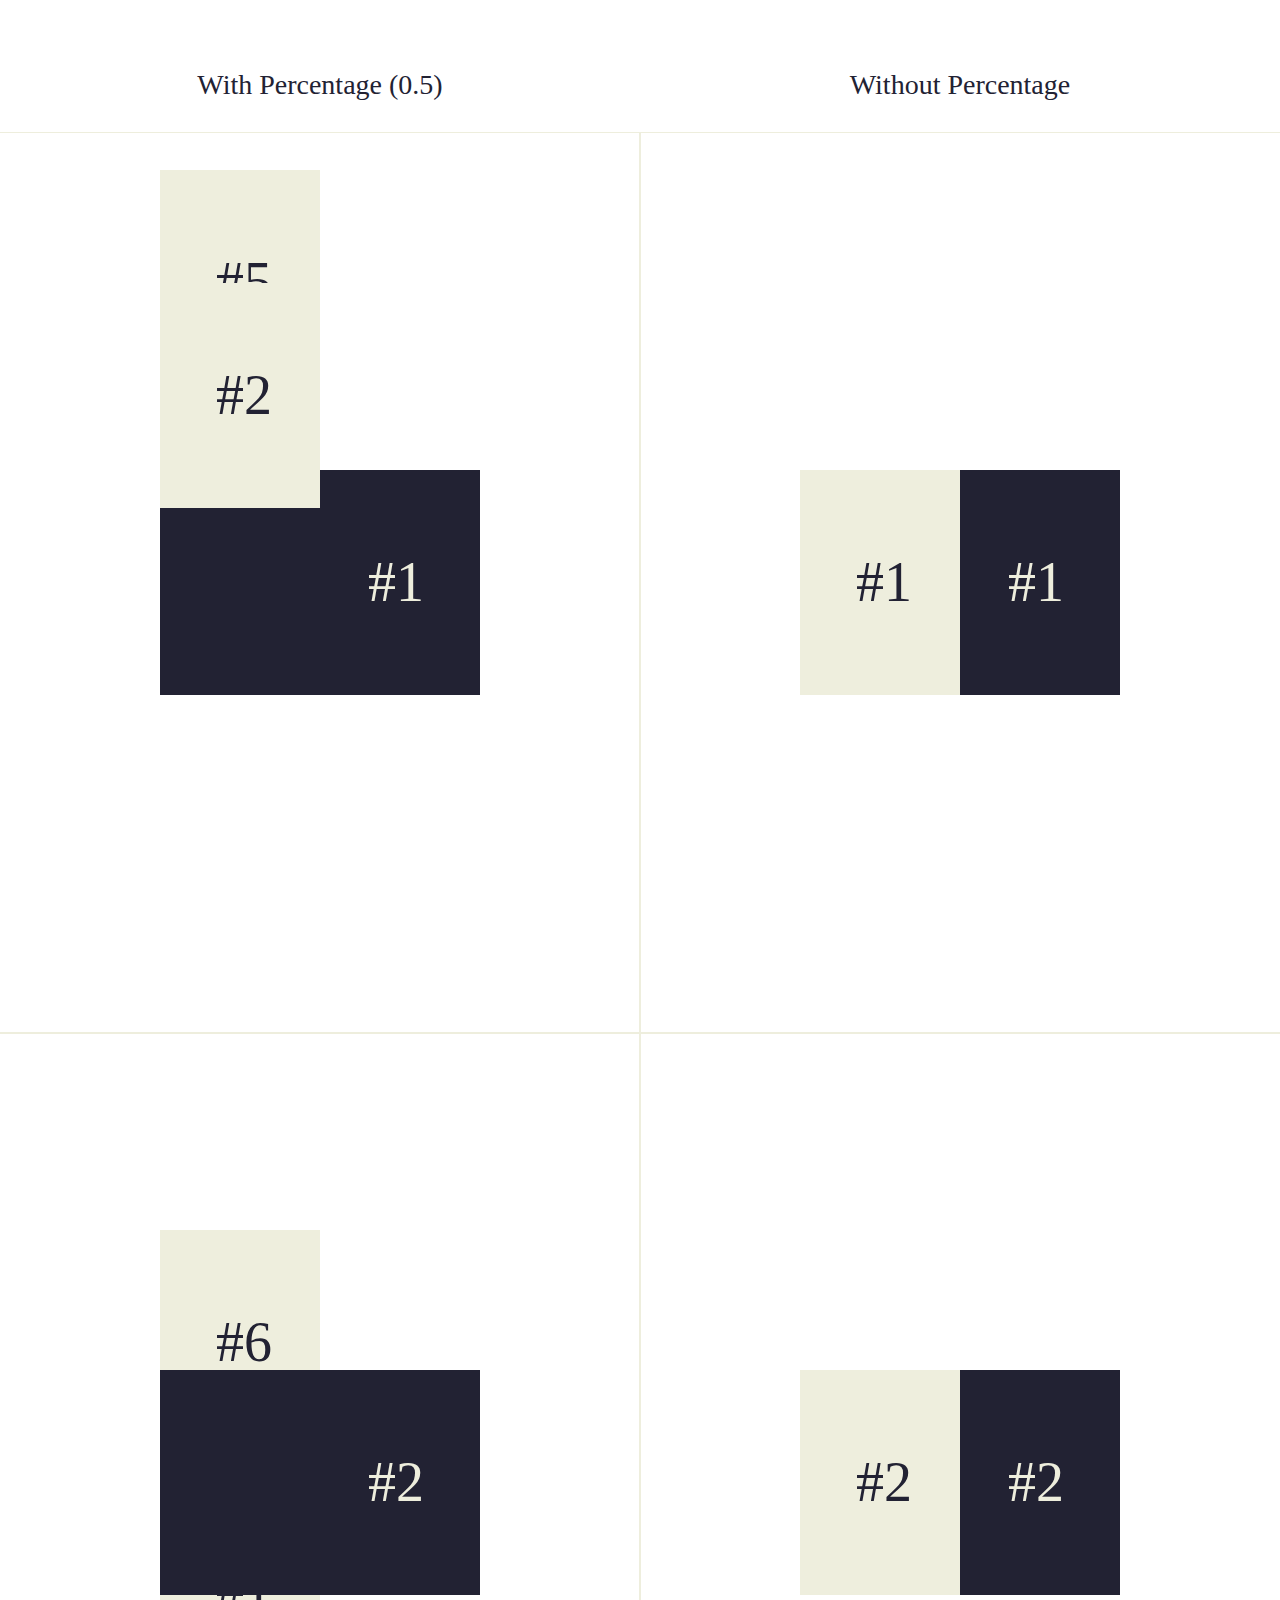
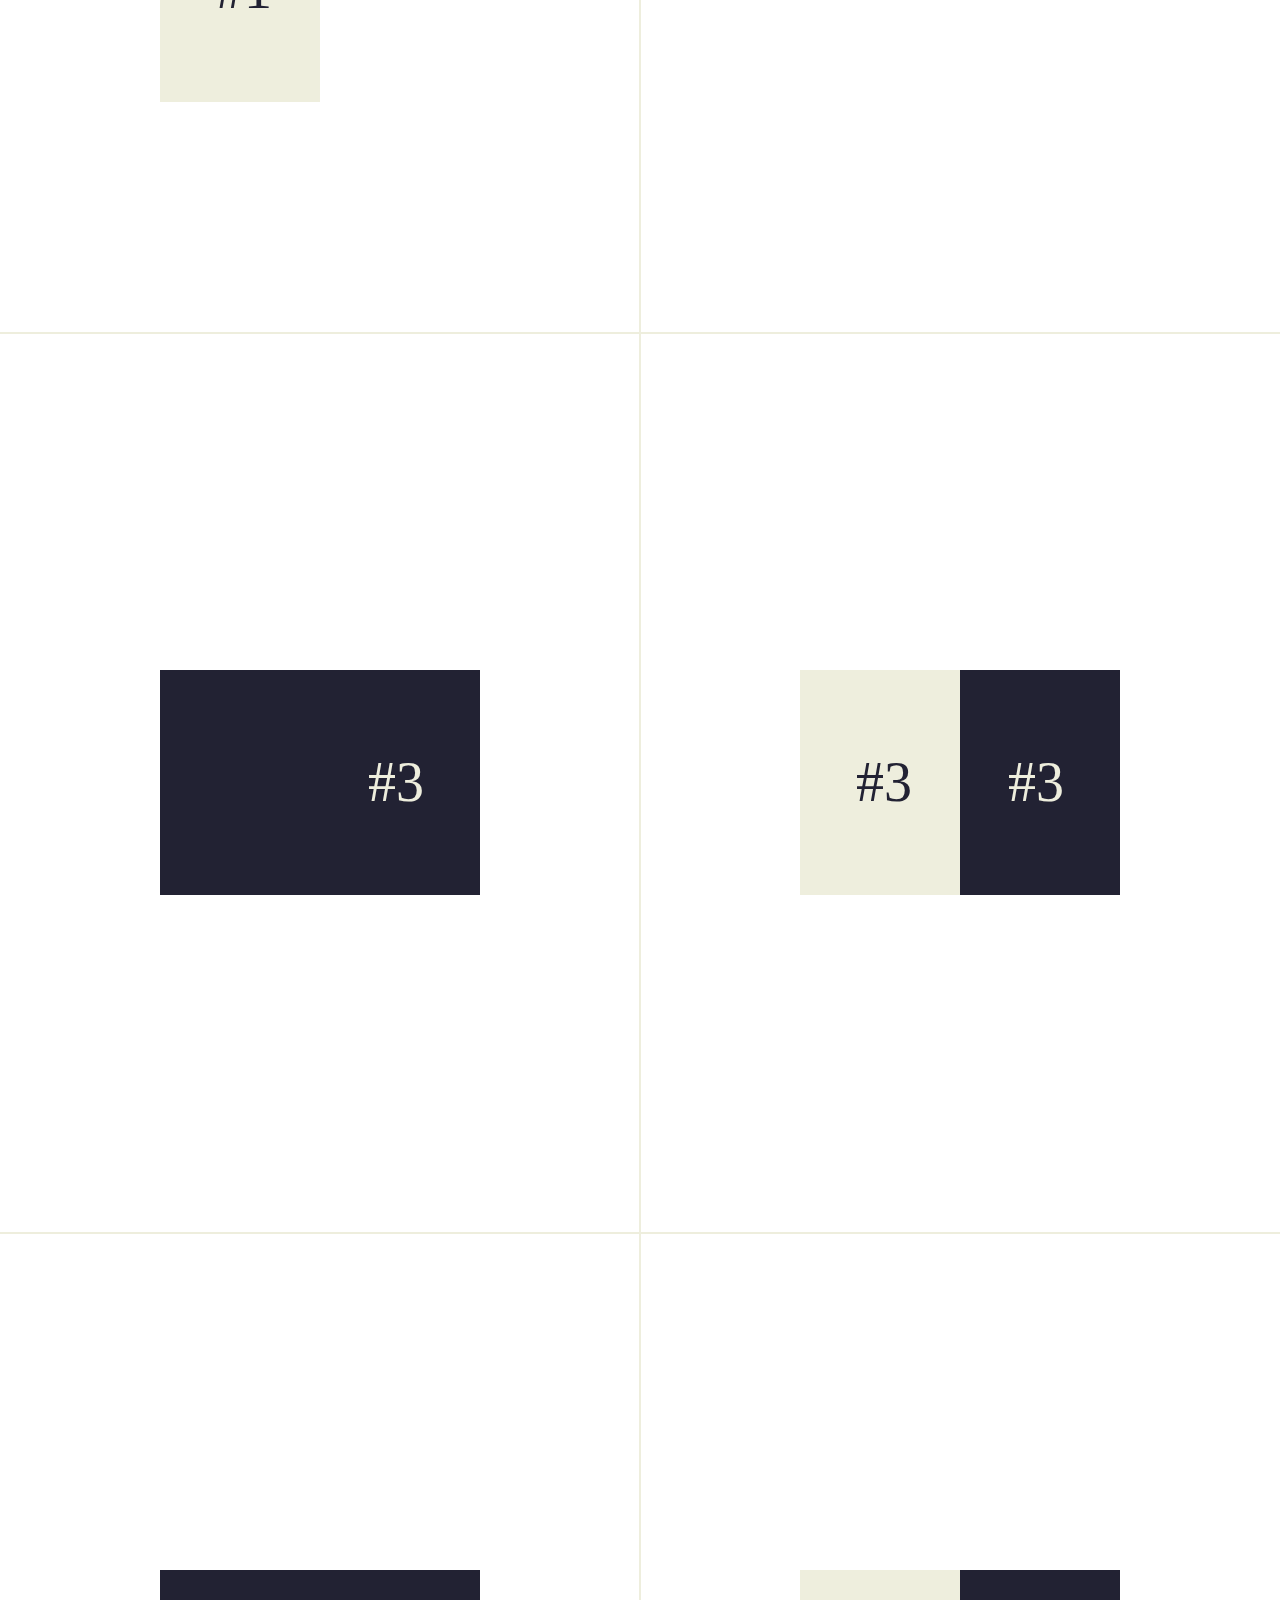
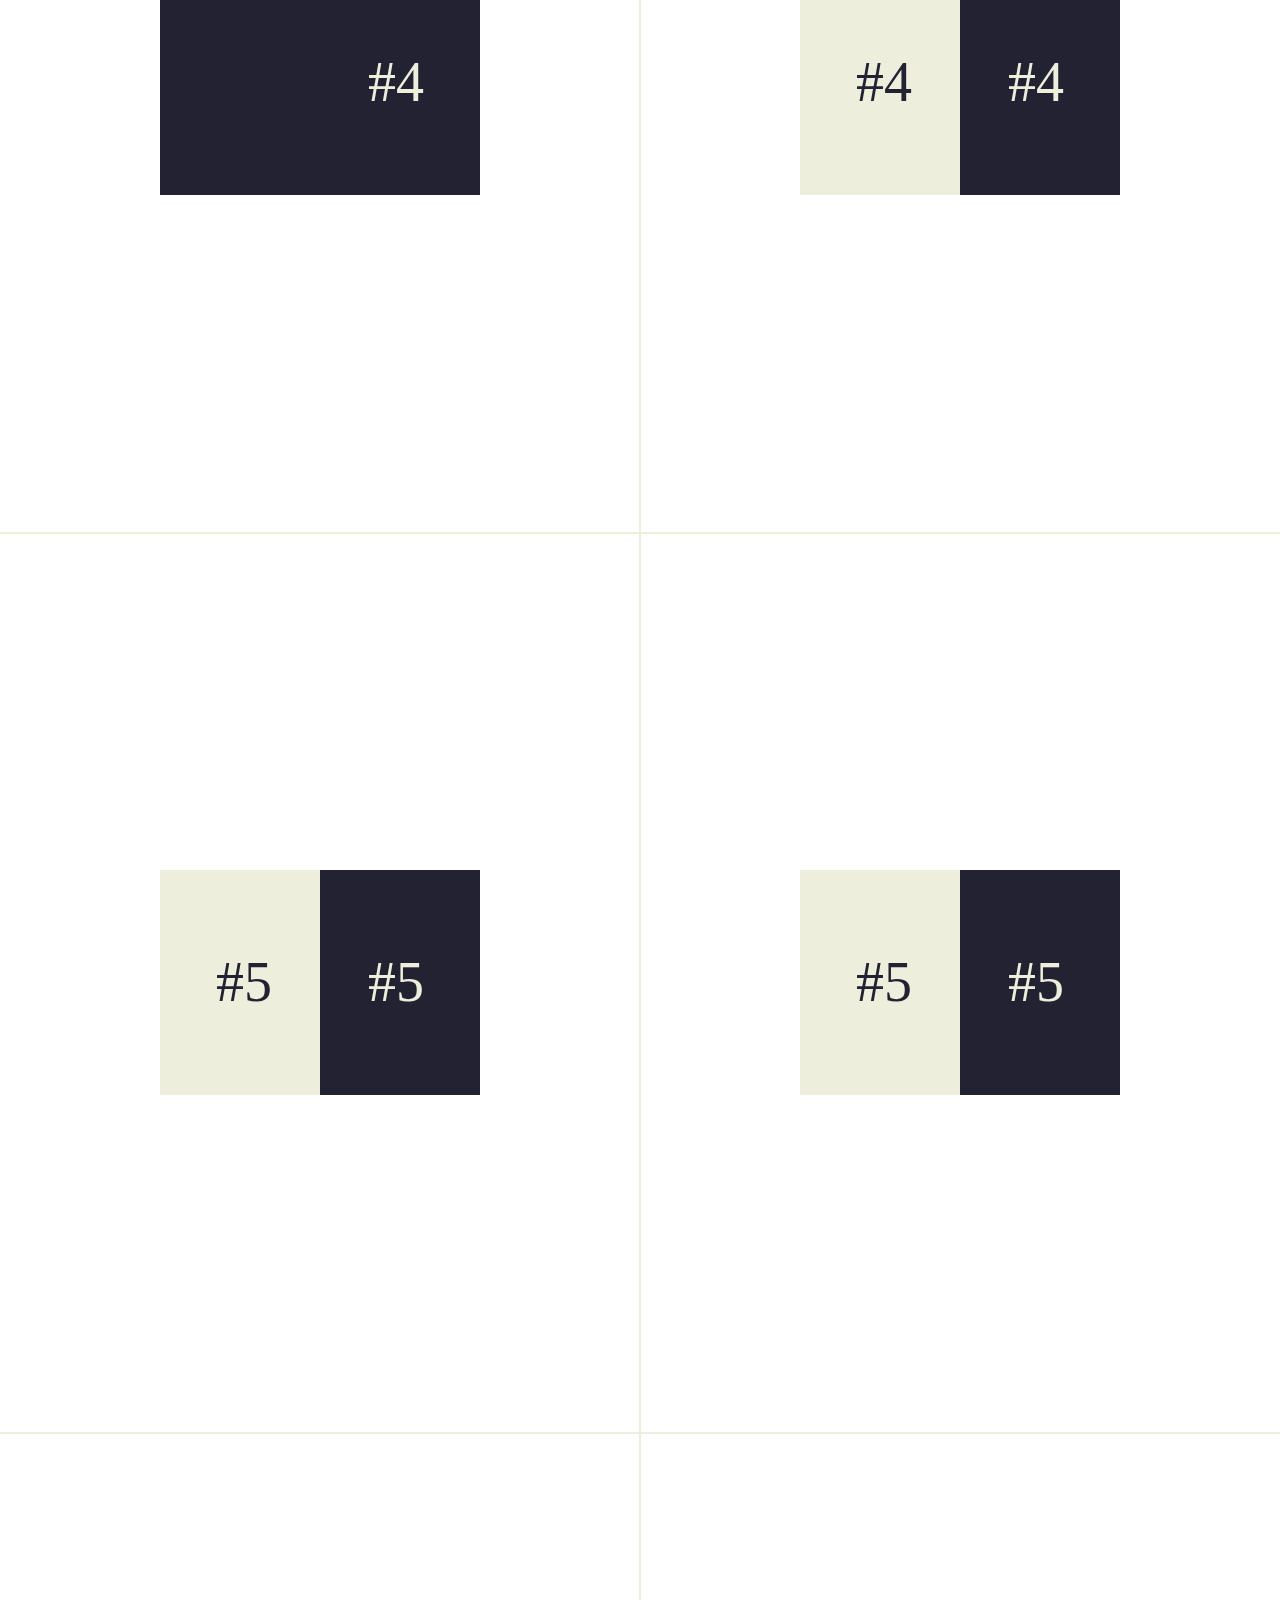
<file: rellax-master/tests/percentage.html>
<!DOCTYPE html>
<html lang="en">
<head>
	<meta charset="UTF-8">
	<meta name="viewport" content="width=device-width, initial-scale=1.0">
	<meta http-equiv="X-UA-Compatible" content="IE=edge">
	<title></title>
	<style>
		html, body{
			color: #223;
			font-size: 21pt;
			margin: 0; padding: 0;
		}
		nav{
			font-size: 21pt;
			line-height: 1.5em;
			position: fixed;
			bottom: 0; left: 0;
		}
		nav a{ color: inherit; }

		.col{
			text-align: center;
			width: 50%;
			float: left;
			box-sizing: border-box;
		}

		h4{ text-align: center;}

		.container{
			outline: 1px solid #eed;
			font-size: 42pt;
			padding: 37.5vh 12.5vw;
		}
		.block{
			background: #223;
			color: #eed;
			line-height: 25vh;
			text-align: right;
			padding: 0 42pt;
			position: relative;
		}
		span{
			background: #eed;
			color: #223;
			line-height: 25vh;
			text-align: left;
			padding: 0 42pt;
			display: block;
			width: 50%;
			position: absolute;
			top: 0; left: 0;
			box-sizing: border-box;
		}
	</style>
</head>
<body>
	<h4>data-rellax-speed = default</h4>
	<section>
		<div class="col">
			<br>With Percentage (0.5) <br><br>
			<div id="21" class="container"><div class="block">#1<span class="rellax" data-rellax-percentage="0.5">#1</span></div></div>
			<div id="22" class="container"><div class="block">#2<span class="rellax" data-rellax-percentage="0.5">#2</span></div></div>
			<div id="23" class="container"><div class="block">#3<span class="rellax" data-rellax-percentage="0.5">#3</span></div></div>
			<div id="24" class="container"><div class="block">#4<span class="rellax" data-rellax-percentage="0.5">#4</span></div></div>
			<div id="25" class="container"><div class="block">#5<span class="rellax" data-rellax-percentage="0.5">#5</span></div></div>
			<div id="26" class="container"><div class="block">#6<span class="rellax" data-rellax-percentage="0.5">#6</span></div></div>
		</div>
		<div class="col">
			<br>Without Percentage <br><br>
			<div id="21" class="container"><div class="block">#1<span class="rellax">#1</span></div></div>
			<div id="22" class="container"><div class="block">#2<span class="rellax">#2</span></div></div>
			<div id="23" class="container"><div class="block">#3<span class="rellax">#3</span></div></div>
			<div id="24" class="container"><div class="block">#4<span class="rellax">#4</span></div></div>
			<div id="25" class="container"><div class="block">#5<span class="rellax">#5</span></div></div>
			<div id="26" class="container"><div class="block">#6<span class="rellax">#6</span></div></div>
		</div>
	</section>

	<!-- /// -->
	<h4>data-rellax-speed = 2</h4>
	<section>
		<div class="col">
			<br>With Percentage (0.5) <br><br>
			<div class="container"><div class="block">#1<span class="rellax" data-rellax-speed="2" data-rellax-percentage="0.5">#1</span></div></div>
			<div class="container"><div class="block">#2<span class="rellax" data-rellax-speed="2" data-rellax-percentage="0.5">#2</span></div></div>
			<div class="container"><div class="block">#3<span class="rellax" data-rellax-speed="2" data-rellax-percentage="0.5">#3</span></div></div>
			<div class="container"><div class="block">#4<span class="rellax" data-rellax-speed="2" data-rellax-percentage="0.5">#4</span></div></div>
			<div class="container"><div class="block">#5<span class="rellax" data-rellax-speed="2" data-rellax-percentage="0.5">#5</span></div></div>
			<div class="container"><div class="block">#6<span class="rellax" data-rellax-speed="2" data-rellax-percentage="0.5">#6</span></div></div>
		</div>
		<div class="col">
			<br>Without Percentage <br><br>
			<div class="container"><div class="block">#1<span class="rellax" data-rellax-speed="2">#1</span></div></div>
			<div class="container"><div class="block">#2<span class="rellax" data-rellax-speed="2">#2</span></div></div>
			<div class="container"><div class="block">#3<span class="rellax" data-rellax-speed="2">#3</span></div></div>
			<div class="container"><div class="block">#4<span class="rellax" data-rellax-speed="2">#4</span></div></div>
			<div class="container"><div class="block">#5<span class="rellax" data-rellax-speed="2">#5</span></div></div>
			<div class="container"><div class="block">#6<span class="rellax" data-rellax-speed="2">#6</span></div></div>
		</div>
	</section>

	<!-- /// -->
	<h4>Misc</h4>
	<section>
		<div class="col">
			<br>With Percentage (0.5) <br><br>
			<div class="container"><div class="block">#1<span class="rellax" data-rellax-speed="1" data-rellax-percentage="0.5">#1</span></div></div>
			<div class="container"><div class="block">#2<span class="rellax" data-rellax-speed="-1" data-rellax-percentage="0.5">#2</span></div></div>
			<div class="container"><div class="block">#3<span class="rellax" data-rellax-speed="4" data-rellax-percentage="0.5">#3</span></div></div>
			<div class="container"><div class="block">#4<span class="rellax" data-rellax-speed="-4" data-rellax-percentage="0.5">#4</span></div></div>
			<div class="container"><div class="block">#5<span class="rellax" data-rellax-speed="0" data-rellax-percentage="0.5">#5</span></div></div>
			<div class="container"><div class="block">#6<span class="rellax" data-rellax-speed="-10" data-rellax-percentage="0.5">#6</span></div></div>
		</div>
		<div class="col">
			<br>Without Percentage <br><br>
			<div class="container"><div class="block">#1<span class="rellax" data-rellax-speed="1">#1</span></div></div>
			<div class="container"><div class="block">#2<span class="rellax" data-rellax-speed="-1">#2</span></div></div>
			<div class="container"><div class="block">#3<span class="rellax" data-rellax-speed="0">#3</span></div></div>
			<div class="container"><div class="block">#4<span class="rellax" data-rellax-speed="0">#4</span></div></div>
			<div class="container"><div class="block">#5<span class="rellax" data-rellax-speed="0">#5</span></div></div>
			<div class="container"><div class="block">#6<span class="rellax" data-rellax-speed="0">#6</span></div></div>
		</div>
	</section>

	<!-- Scripts -->
	<script src="../rellax.js"></script>
	<script>
		var rellax = new Rellax();
	</script>
</body>
</html>
</file>
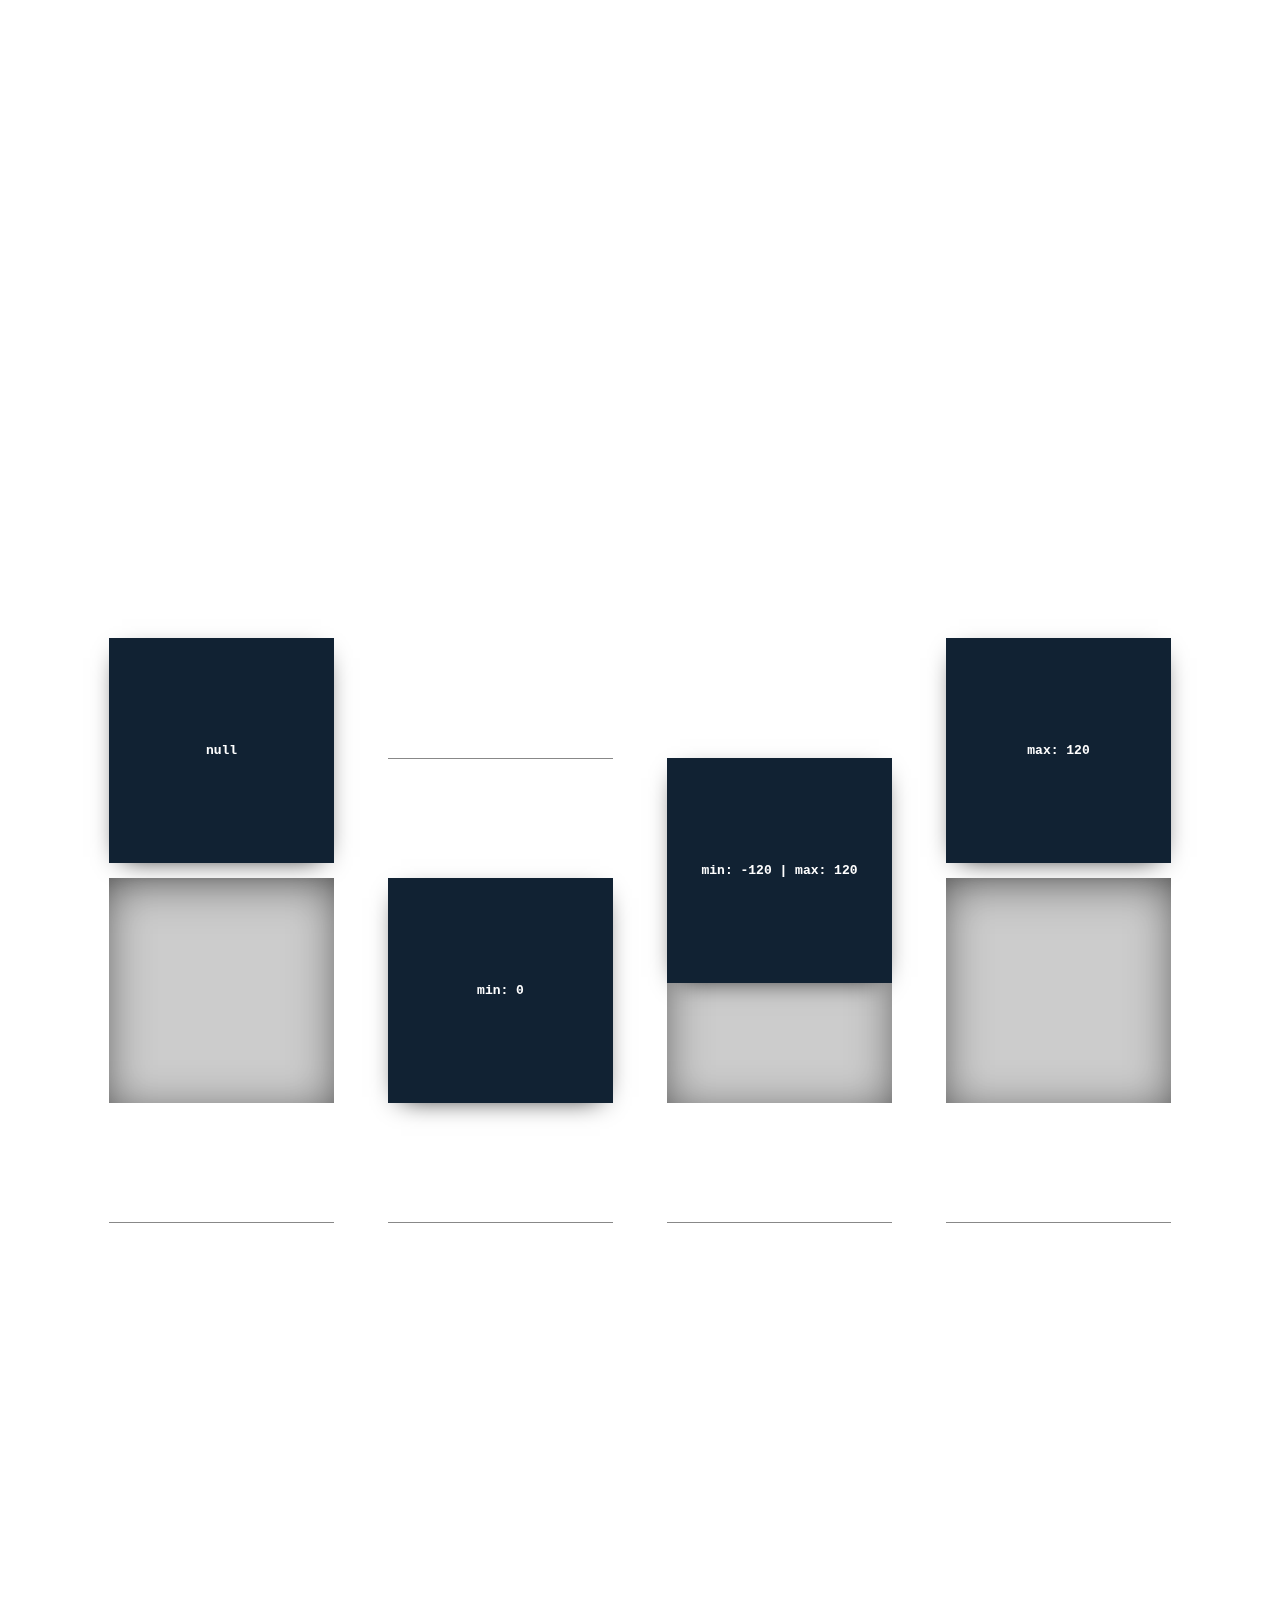
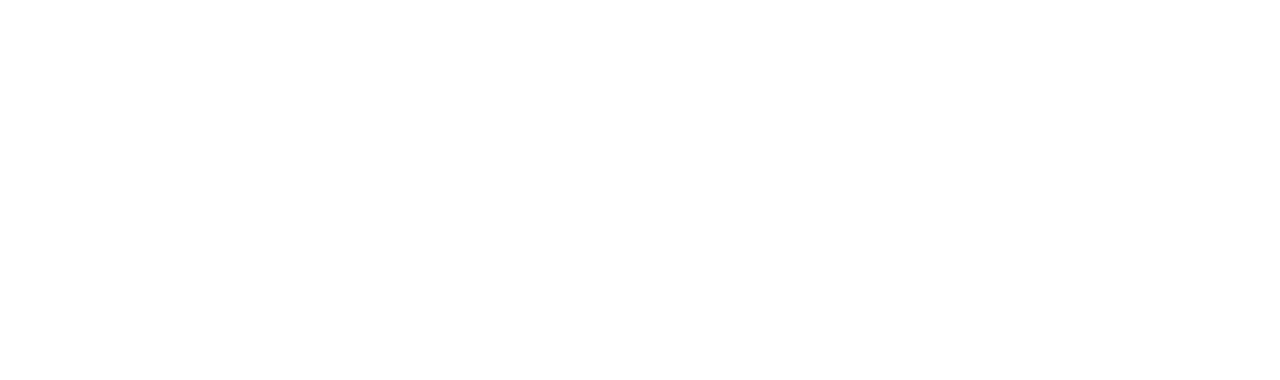
<file: rellax-master/tests/range.html>
<!DOCTYPE html>
<html lang="en">
<head>
	<meta charset="UTF-8">
	<meta name="viewport" content="width=device-width, initial-scale=1.0">
	<meta http-equiv="X-UA-Compatible" content="IE=edge">
	<title></title>

	<style>
		html, body {
			margin: 0; padding: 0;
			font-family: monospace;
			font-weight: bold;
		}

		.flex {
			display: flex;
			justify-content: center;
			align-items: center;
			height: 100vh; width: 100%;
			padding: 60vh 0;
		}

		.rellax-container {
			height: 25vmin; width: 25vmin;
			position: relative;
			background: #ccc;
			margin: 0 3vmin;
			box-shadow: inset 0 .5rem 4rem -1rem rgba(0,0,0,.8),
						0 -119px 0 #fff,
						0 -120px 0 #888,
						0 119px 0 #fff,
						0 120px 0 #888;
		}

		.rellax {
			background: #123;
			color: #fff;
			position: absolute;
			top: 0; left: 0;
			height: 100%; width: 100%;
			display: flex;
			justify-content: center;
			align-items: center;
			box-shadow: 0 .5rem 2rem -1rem rgba(0,0,0,1);
			will-change: transform;
		}
	</style>

</head>
<body>

	<div class="flex">
		<div class="rellax-container">
			<div class="rellax" data-rellax-speed="-5"> null </div>
		</div>
		<div class="rellax-container">
			<div class="rellax" data-rellax-speed="-5" data-rellax-min="0">min: 0</div>
		</div>
		<div class="rellax-container">
			<div class="rellax" data-rellax-speed="-5" data-rellax-min="-120" data-rellax-max="120">min: -120 | max: 120</div>
		</div>
		<div class="rellax-container">
			<div class="rellax" data-rellax-speed="-5" data-rellax-max="120">max: 120</div>
		</div>
	</div>

	<!-- Scripts -->
	<script src="../rellax.js"></script>
	<script>
		var rellax = new Rellax('.rellax', {center: true});
	</script>
</body>
</html>
</file>
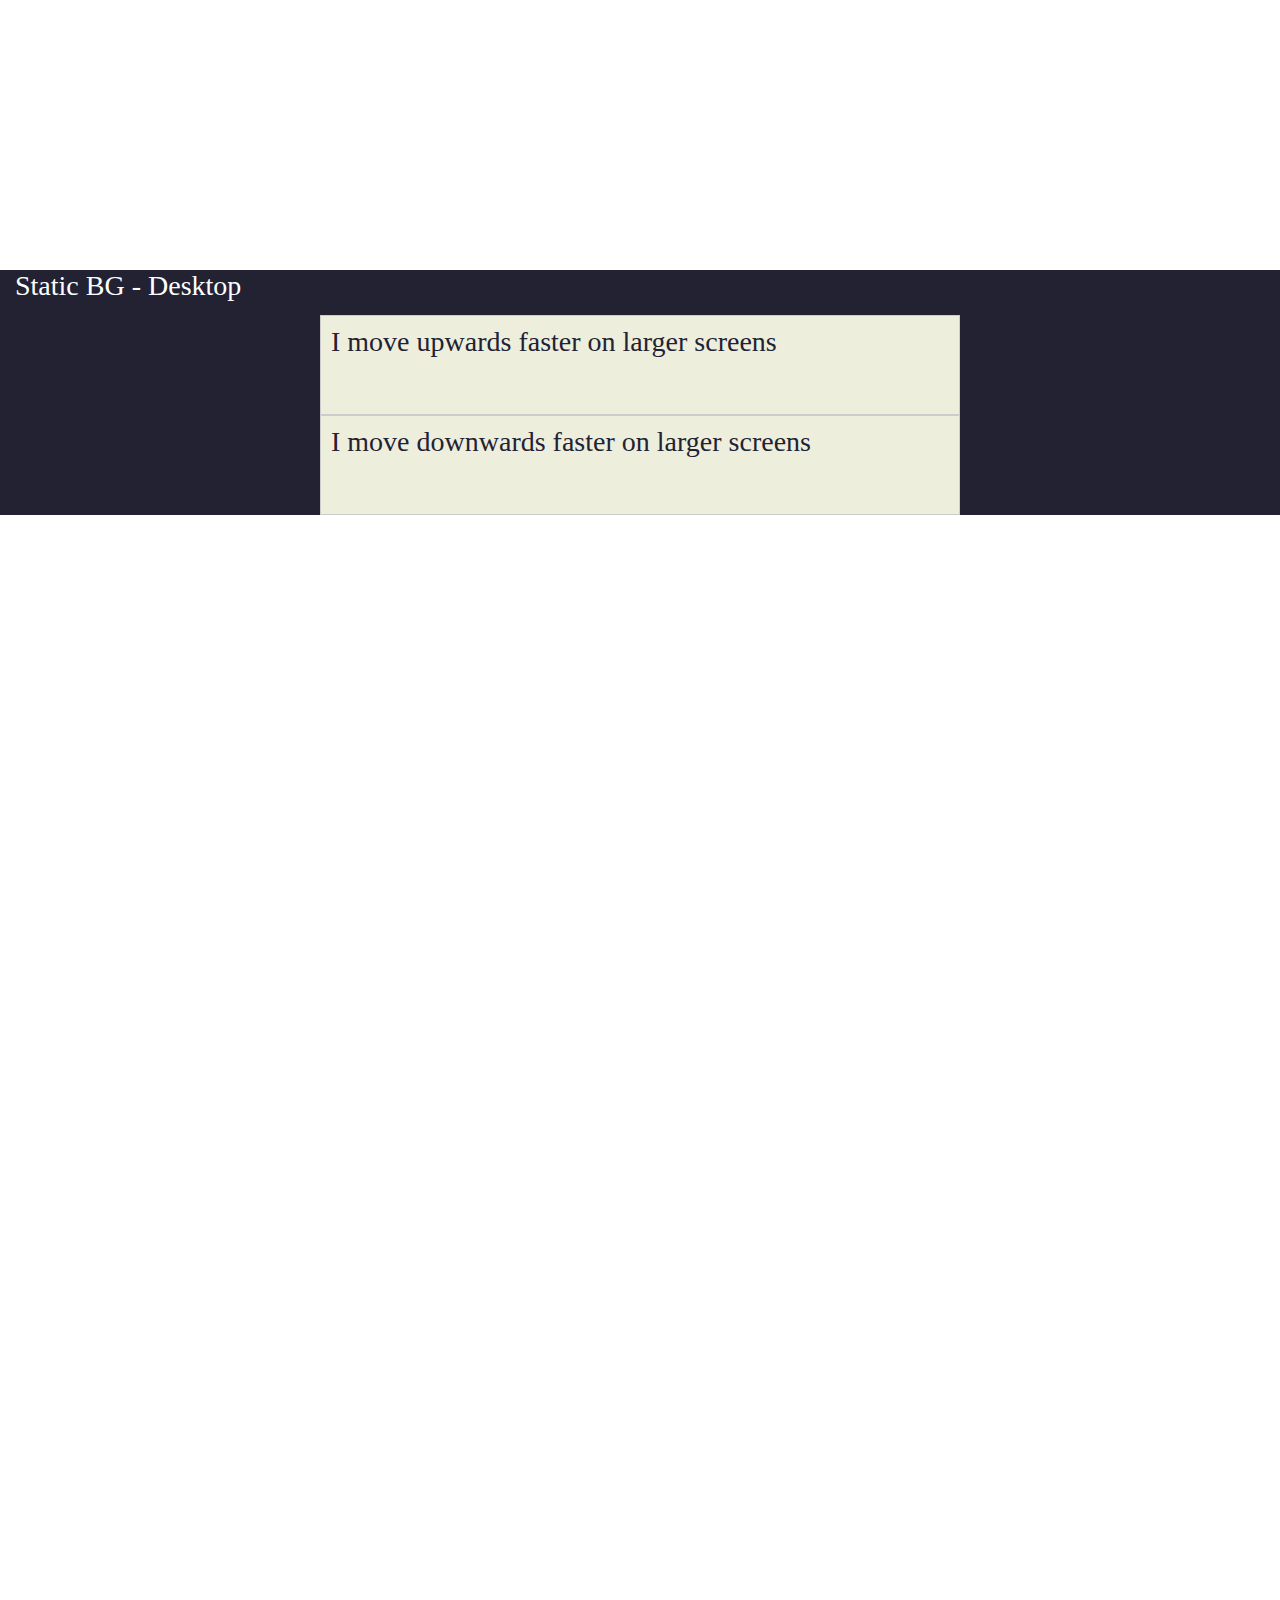
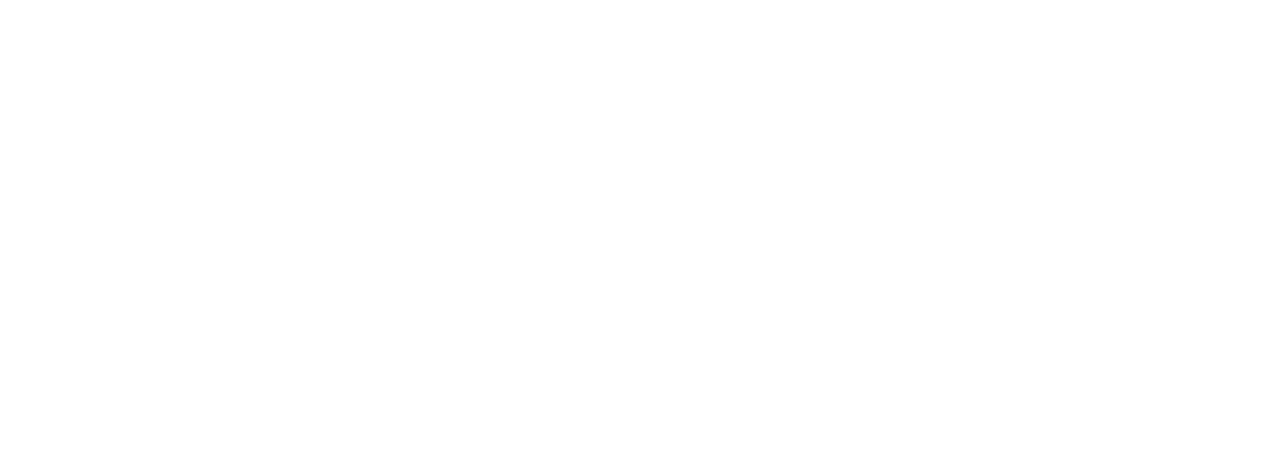
<file: rellax-master/tests/responsive-speeds.html>
<html lang="en">
  <head>
    <meta charset="UTF-8" />
    <meta name="viewport" content="width=device-width, initial-scale=1.0" />
    <meta http-equiv="X-UA-Compatible" content="IE=edge" />
    <title>Responsive Speeds</title>
    <style>
      html,
      body {
        color: #223;
        font-size: 21pt;
        margin: 0;
        padding: 0;
      }

      section {
        margin-top: 30vh;
        width: 100vw;
        height: 200vh;
        -webkit-box-flex: 1; /* OLD - iOS 6-, Safari 3.1-6 */
        -webkit-flex: 1; /* Safari 6.1+. iOS 7.1+, BB10 */
        -ms-flex: 1; /* IE 10 */
        flex: 1; /* NEW, Spec - Firefox, Chrome */
      }

      h4 {
        text-align: center;
      }

      .block {
        background: #223;
        position: relative;
        padding-top: 45px;
        width: 100%;
      }

      .block::before {
        content: "Static BG - Mobile";
        color: #fff;
        position: absolute;
        margin-left: 15px;
        top: 0;
      }

      @media screen and (min-width: 768px) {
        .block::before {
          content: "Static BG - Tablet";
        }
      }

      @media screen and (min-width: 1201px) {
        .block::before {
          content: "Static BG - Desktop";
        }
      }

      span {
        background: #eed;
        color: #223;
        text-align: left;
        padding: 10px;
        display: block;
        width: 50%;
        margin-left: 25%;
        min-height: 100px;
        box-sizing: border-box;
        border: 1px solid #ccc;
      }
    </style>
  </head>
  <body>
    <section>
      <div class="block">
        <span
          class="rellax"
          data-rellax-speed="-2"
          data-rellax-xs-speed="1"
          data-rellax-mobile-speed="3"
          data-rellax-tablet-speed="7"
          data-rellax-desktop-speed="10"
          >I move upwards faster on larger screens</span
        >
        <span
          class="rellax"
          data-rellax-speed="-2"
          data-rellax-xs-speed="-1"
          data-rellax-mobile-speed="-3"
          data-rellax-tablet-speed="-7"
          data-rellax-desktop-speed="-10"
          >I move downwards faster on larger screens</span
        >
      </div>
    </section>

    <!-- Scripts -->
    <script src="../rellax.js"></script>
    <script>
      var rellax = new Rellax(".rellax", {
        breakpoints: [200, 400, 600]
      });
    </script>
  </body>
</html>
</file>
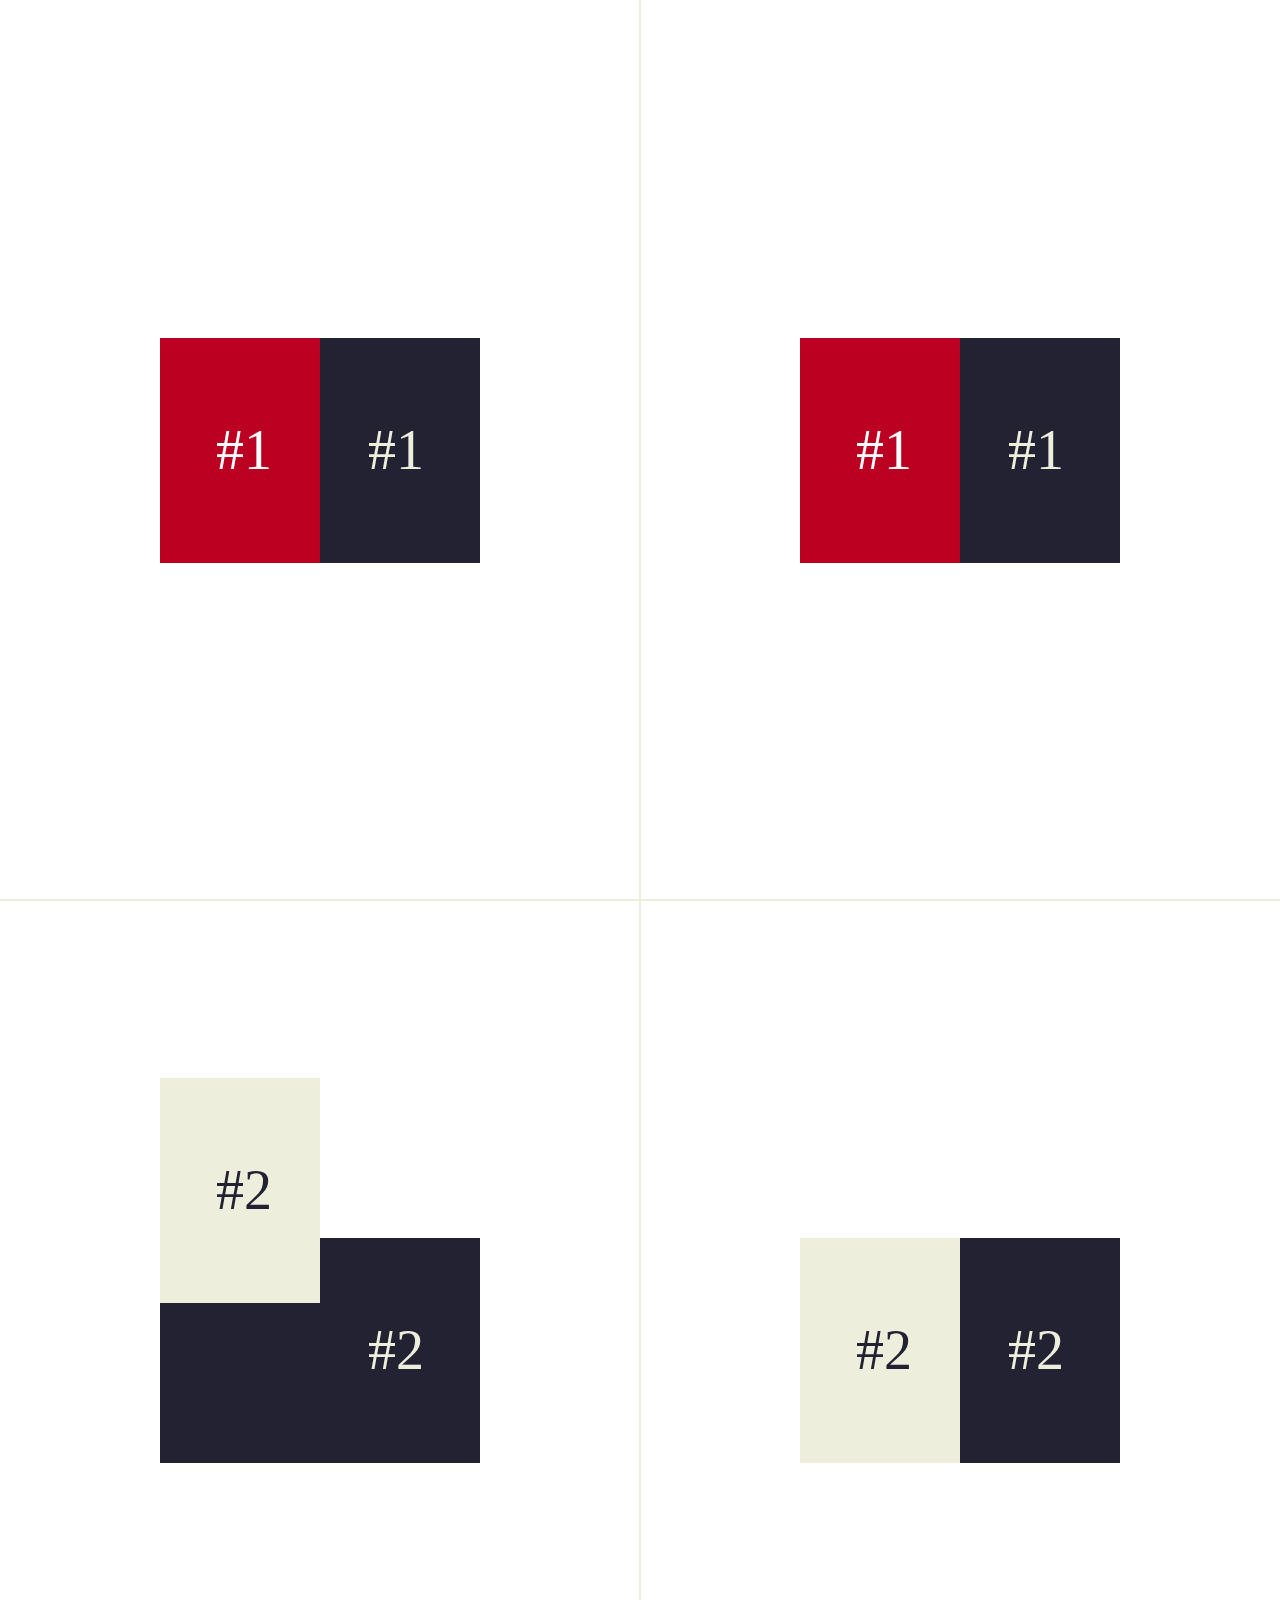
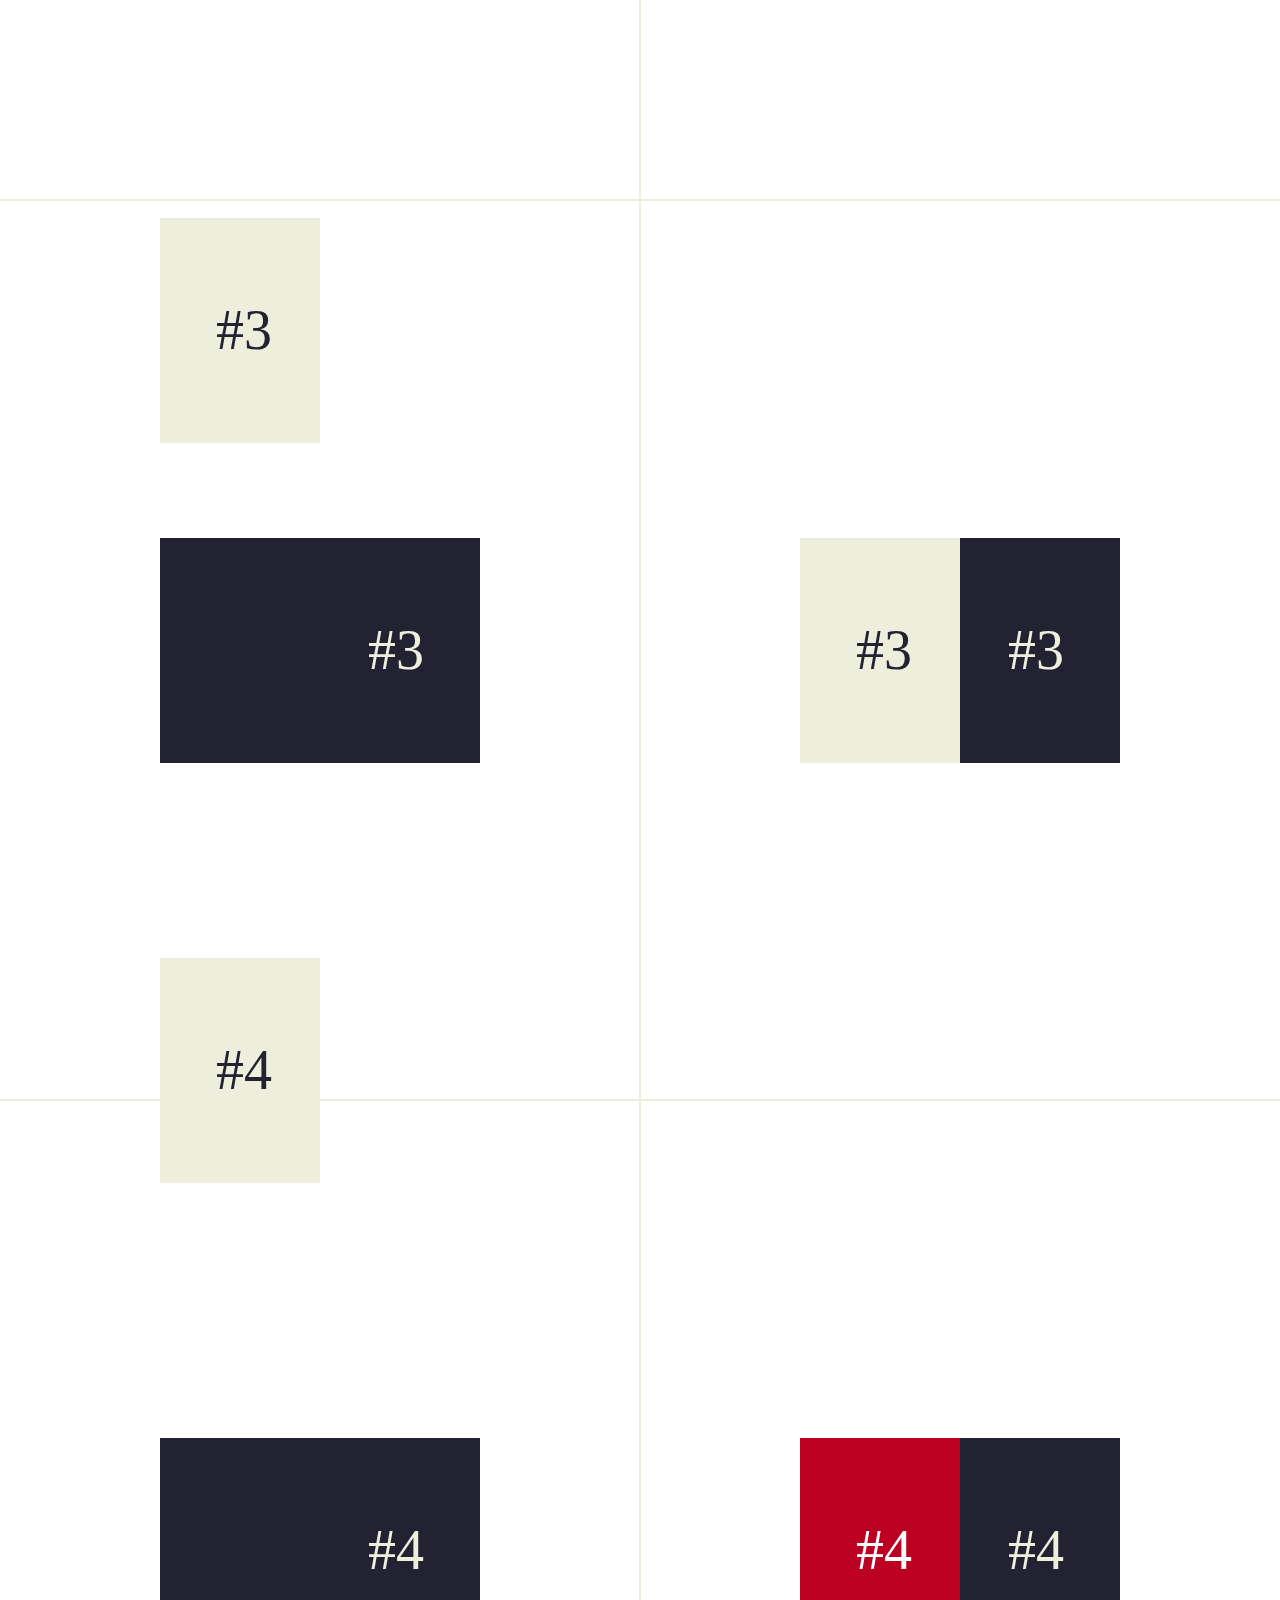
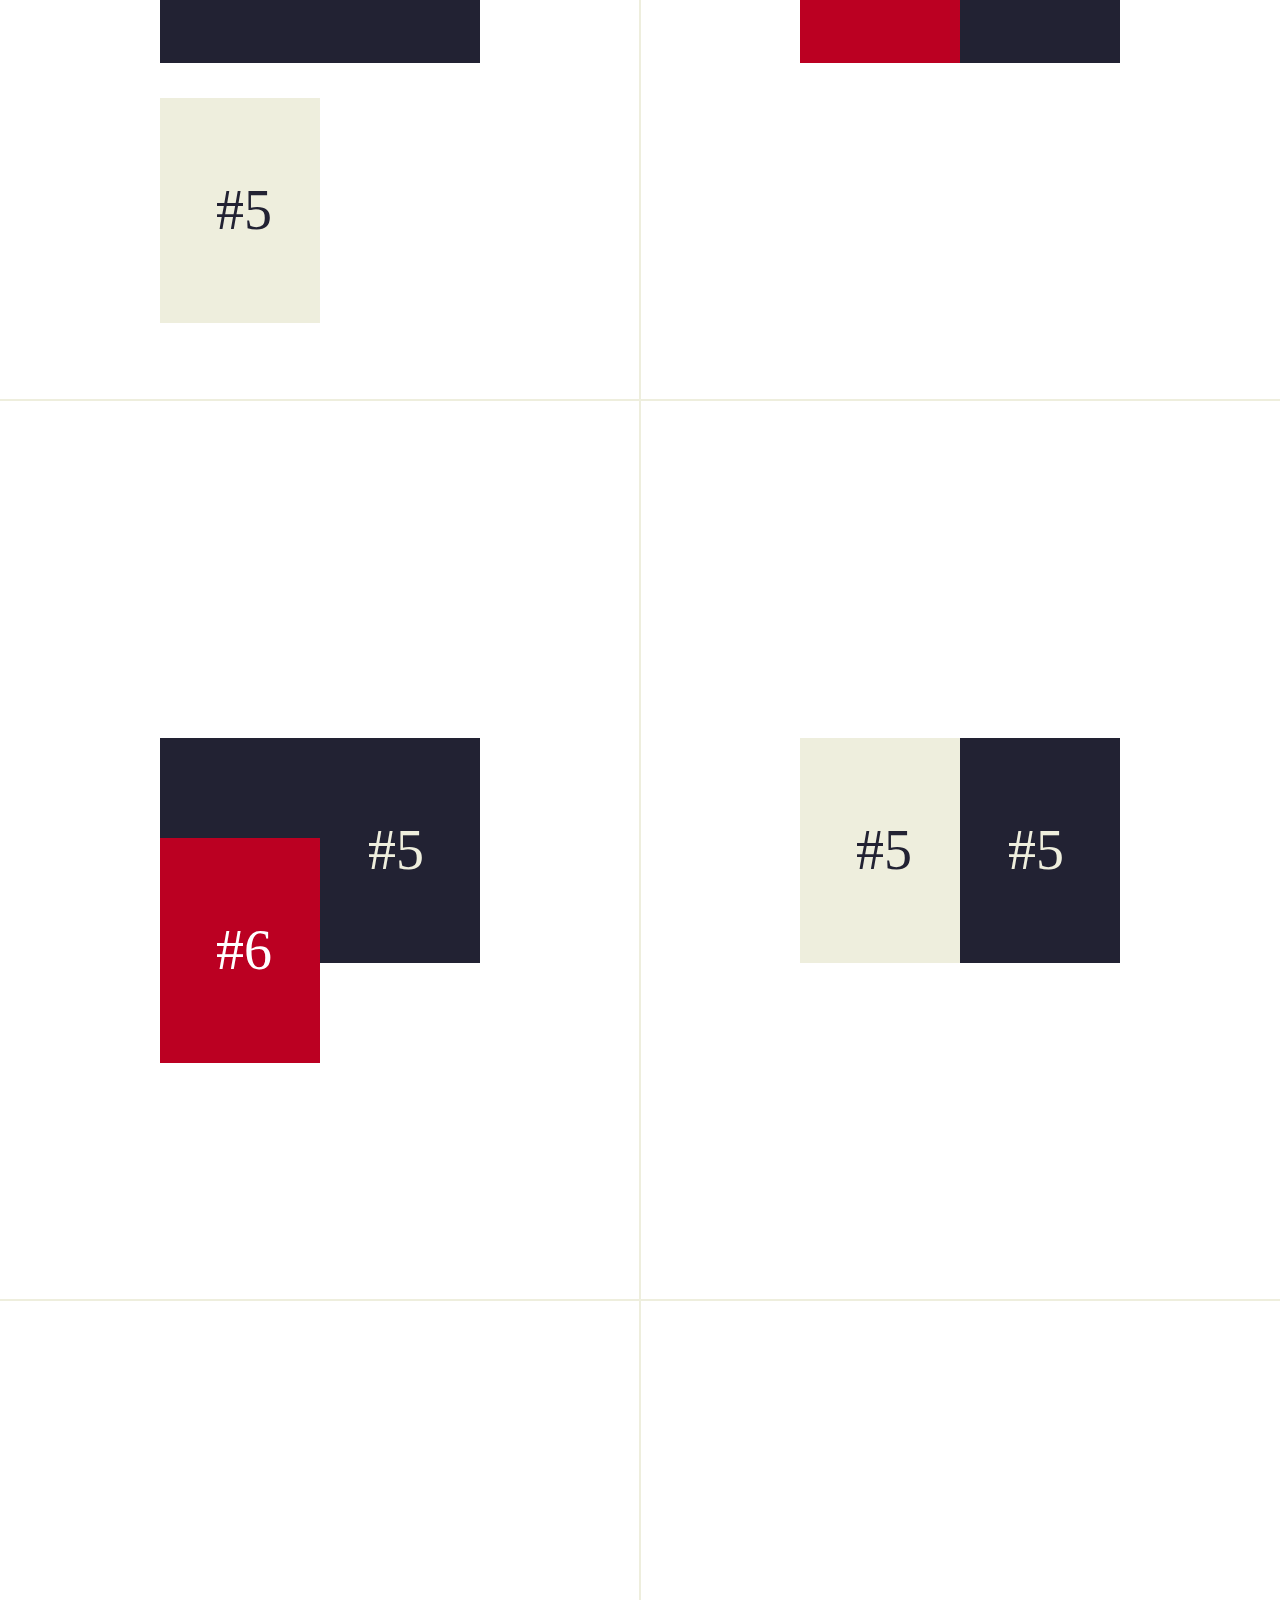
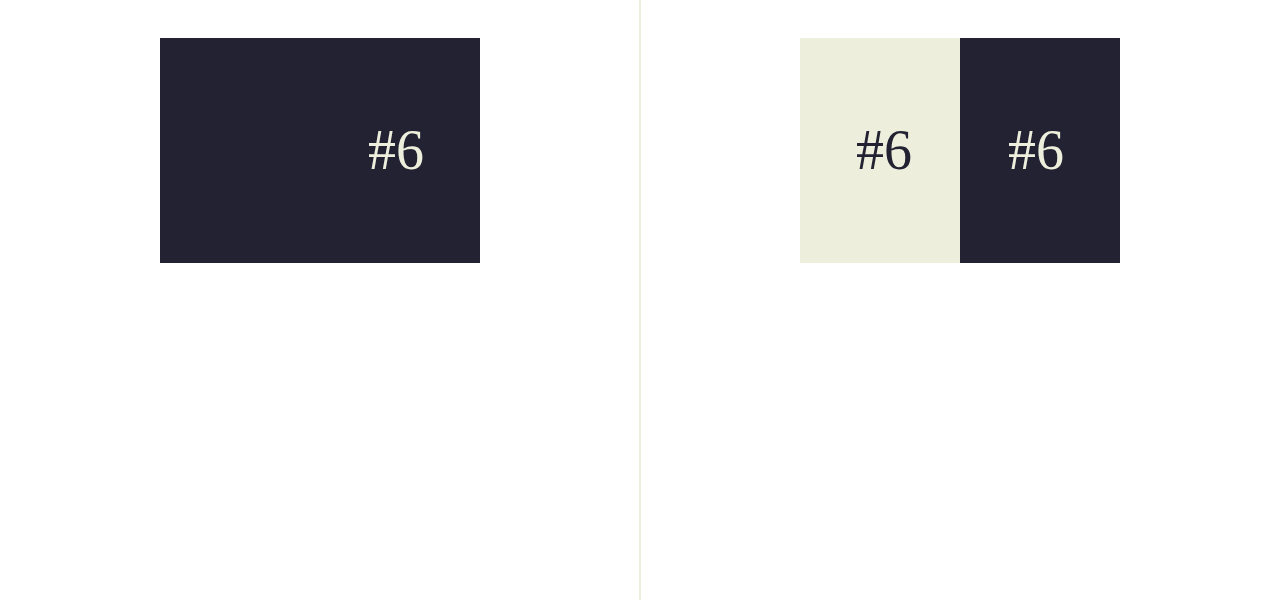
<file: rellax-master/tests/style.html>
<!DOCTYPE html>
<html lang="en">
<head>
	<meta charset="UTF-8">
	<meta name="viewport" content="width=device-width, initial-scale=1.0">
	<meta http-equiv="X-UA-Compatible" content="IE=edge">
	<title></title>
	<style>
		html, body{
			color: #223;
			font-size: 21pt;
			margin: 0; padding: 0;
		}
		nav{
			font-size: 21pt;
			line-height: 1.5em;
			position: fixed;
			bottom: 0; left: 0;
		}
		nav a{ color: inherit; }

		.col{
			text-align: center;
			width: 50%;
			float: left;
			box-sizing: border-box;
		}

		h4{ text-align: center;}

		.container{
			outline: 1px solid #eed;
			font-size: 42pt;
			padding: 37.5vh 12.5vw;
		}
		.block{
			background: #223;
			color: #eed;
			line-height: 25vh;
			text-align: right;
			padding: 0 42pt;
			position: relative;
		}
		span{
			background: #eed;
			color: #223;
			line-height: 25vh;
			text-align: left;
			padding: 0 42pt;
			display: block;
			width: 50%;
			position: absolute;
			top: 0; left: 0;
			box-sizing: border-box;
		}
	</style>
</head>
<body>
	<section>
		<div class="col">
<div id="21" class="container"><div class="block">#1<span class="rellax" data-rellax-percentage="0.5" style="background:#b02; color:#fff;">#1</span></div></div>
<div id="22" class="container"><div class="block">#2<span class="rellax" data-rellax-percentage="0.5">#2</span></div></div>
<div id="23" class="container"><div class="block">#3<span class="rellax" data-rellax-percentage="0.5">#3</span></div></div>
<div id="24" class="container"><div class="block">#4<span class="rellax" data-rellax-percentage="0.5">#4</span></div></div>
<div id="25" class="container"><div class="block">#5<span class="rellax" data-rellax-percentage="0.5">#5</span></div></div>
<div id="26" class="container"><div class="block">#6<span class="rellax" data-rellax-percentage="0.5" style="background:#b02; color:#fff;">#6</span></div></div>
		</div>
		<div class="col">
			<div id="21" class="container"><div class="block">#1<span class="rellax" style="background:#b02; color:#fff;">#1</span></div></div>
			<div id="22" class="container"><div class="block">#2<span class="rellax">#2</span></div></div>
			<div id="23" class="container"><div class="block">#3<span class="rellax">#3</span></div></div>
			<div id="24" class="container"><div class="block">#4<span class="rellax" style="background:#b02; color:#fff;">#4</span></div></div>
			<div id="25" class="container"><div class="block">#5<span class="rellax">#5</span></div></div>
			<div id="26" class="container"><div class="block">#6<span class="rellax">#6</span></div></div>
		</div>
	</section>

	<!-- Scripts -->
	<script src="../rellax.js"></script>
	<script>
		var rellax = new Rellax();
	</script>
</body>
</html>
</file>
<file: style.css>
@import url('https://fonts.googleapis.com/css2?family=Didact+Gothic&family=Livvic:ital,wght@0,100;0,200;0,300;0,400;0,500;0,600;0,700;0,900;1,100;1,200;1,300;1,400;1,500;1,600;1,700;1,900&display=swap');

/*removing margin and setting background color*/
body {
  margin: 0;
  background-color: #C8E3EA;
}

* {
  box-sizing: border-box;
}

/*setting the size of the grid & determining where divs belong on the grid*/
.homeContainer {
  display: grid;
  grid-template-columns: .1fr 1fr 1fr;
  grid-template-rows: .5fr 9fr 10fr 9fr;
  grid-template-areas:
    "nav nav nav"
    "blank title image"
    "blank offset offset"
    "blank intro1 intro2";
  margin: 2em 0 2em 2em;
  /* height: 250vh; */
}

/* using flex to spread out the logo and the nav bar */
.nav {
  grid-area: nav;
  display: flex;
  flex-direction: row;
  justify-content: space-between;
  align-items: center;
}

/* styling the logo */
.nav img {
  object-fit: cover;
  object-position: center;
  height: 5vw;
  width: 5vw;
}

/* styling the nav bar */
.navBar {
  margin-right: 2em;
}

.nav a {
  text-decoration: none;
  padding: 0 2em 0 2em;
  font-size: 1.1em;
}

.nav a:hover {
  color: #b5651d;
}

.nav a:active {
  color: #fff;
}

/* styling the title */
.title {
  grid-area: title;
  display: flex;
  align-items: center;
  /* padding-left: 3em; */
  font-size: 3em;
}

.title h1 {
  margin: 0;
}

/* styling the image on the home page */
.image {
  grid-area: image;
  background-image: url('home.png');
  background-size: cover;
  background-position: center center;
}

/* naming the empty div for grid-template-areas */
.blank {
  grid-area: blank;
}

/* styling the offset box in the home page */
.offset {
  grid-area: offset;
  background-color: #A6CEC0;
  display: flex;
  flex-direction: row;
  justify-content: space-around;
  align-items: center;
  z-index: 1;
}

/* styling the text in the "offset" div */
.aboutIntro {
  width: 40vw;
}

.aboutIntro p {
  margin-bottom: 3em;
}

/* styling the texts used */
h2 {
  font-size: 2.5em;
}

p {
  text-align: justify;
  font-size: 1.5em;
  line-height: 1.7em;
}

/* styling the buttons on the home page */
.buttons {
  text-decoration: none;
  font-size: 1.2em;
  padding: 2vmin 6vmin;
  background-color: #3D3126;
  color: #F9E1AB;
  transition-duration: 0.4s;
  border-radius: 35px;
}

.buttons:hover {
  background-color: #F9E1AB;
  color: #3D3126
}

/* styling the smaller images on each page */
.smallImg {
  object-fit: cover;
  height: 30vw;
  width: 30vw;
  object-position: center;
}

/* labeling the intros on the bottom of the home page */
.intro1 {
  grid-area: intro1;
}

.intro2 {
  grid-area: intro2;
}

.intro1, .intro2 {
  display: flex;
  flex-direction: column;
  justify-content: center;
  align-items: center;
  padding: 0 10vw 0 7vw;
}

.intro1 p, .intro2 p {
  padding-bottom: 2em;
}

/* giving the text a specific google font */
.nav, .title, h2 {
  font-family: 'Livvic', sans-serif;
}

p, a, li {
  font-family: 'Didact Gothic', sans-serif;
}

/* giving the texts a brown color */
h1, h2, a, p, li {
  color: #3D3126;
}

/* ------ABOUT PAGE------ */

/* changing the background color */
.aboutBody {
  margin: 0;
  background-color: #B8DAE6;
}

/* setting up the grid */
.aboutBody .homeContainer {
  display: grid;
  grid-template-columns: .1fr 1fr 1fr;
  grid-template-rows: .5fr 9fr 5fr 9fr;
  grid-template-areas:
    "nav nav nav"
    "blank title aboutimg"
    "blank offset offset"
    "blank offset offset";
  margin: 2em 0 2em 2em;
  /* height: 250vh; */
}

/* styling the image on the about page */
.aboutimage {
  grid-area: aboutimg;
  background-image: url('aboutimg.png');
  background-size: cover;
  background-position: center center;
}

/* adding padding to the text*/
.aboutInfo {
  padding: 3em 7em 3em 7em;
}

/* styling the list under "signs and symptoms..." */
li {
  text-align: justify;
  font-size: 1.5em;
  line-height: 1.7em;
}

/* ------PROBLEM PAGE------ */

/* changing the background color */
.problemBody {
  margin: 0;
  background-color: #BACAE1;
}

/* setting up the grid */
.problemBody .homeContainer {
  display: grid;
  grid-template-columns: .1fr 1fr 1fr;
  grid-template-rows: .5fr 9fr 15fr;
  grid-template-areas:
    "nav nav nav"
    "blank title problemimg"
    "blank offset offset";
  margin: 2em 0 2em 2em;
}

/* styling the image on the problem page */
.problemimage {
  grid-area: problemimg;
  background-image: url('problemimg.png');
  background-size: cover;
  background-position: center center;
}

/* styling the offset on the problem page */
.problemoffset {
  grid-area: offset;
  background-color: #F9E1AB;
  display: grid;
  grid-template-columns: 1fr 1fr;
  grid-column-gap: 7em;
  padding: 3em 7em 3em 7em;
}

/* styling the content within the "problemoffset" div */
.problemInfo {
  display: flex;
  flex-direction: column;
  justify-content: center;
  /* align-items: center; */
}

.problemInfo img {
  text-align: center;
}

/* ------SOLUTION PAGE------ */

/* changing the background color */
.solutionBody {
  margin: 0;
  background-color: #C1B9EE;
}

/* setting up the grid */
.solutionBody .homeContainer {
  display: grid;
  grid-template-columns: .1fr 1fr 1fr;
  grid-template-rows: .5fr 9fr 15fr;
  grid-template-areas:
    "nav nav nav"
    "blank title solutionimg"
    "blank offset offset";
  margin: 2em 0 2em 2em;
}

/* styling the image on the solution page */
.solutionimage {
  grid-area: solutionimg;
  background-image: url('solution.png');
  background-size: cover;
  background-position: center center;
}

/* styling the offset box on the home page */
.solutionoffset {
  grid-area: offset;
  background-color: #D9C7FE;
  display: grid;
  grid-template-columns: 1fr 1fr;
  grid-column-gap: 7em;
  padding: 3em 7em 3em 7em;
}
</file>
